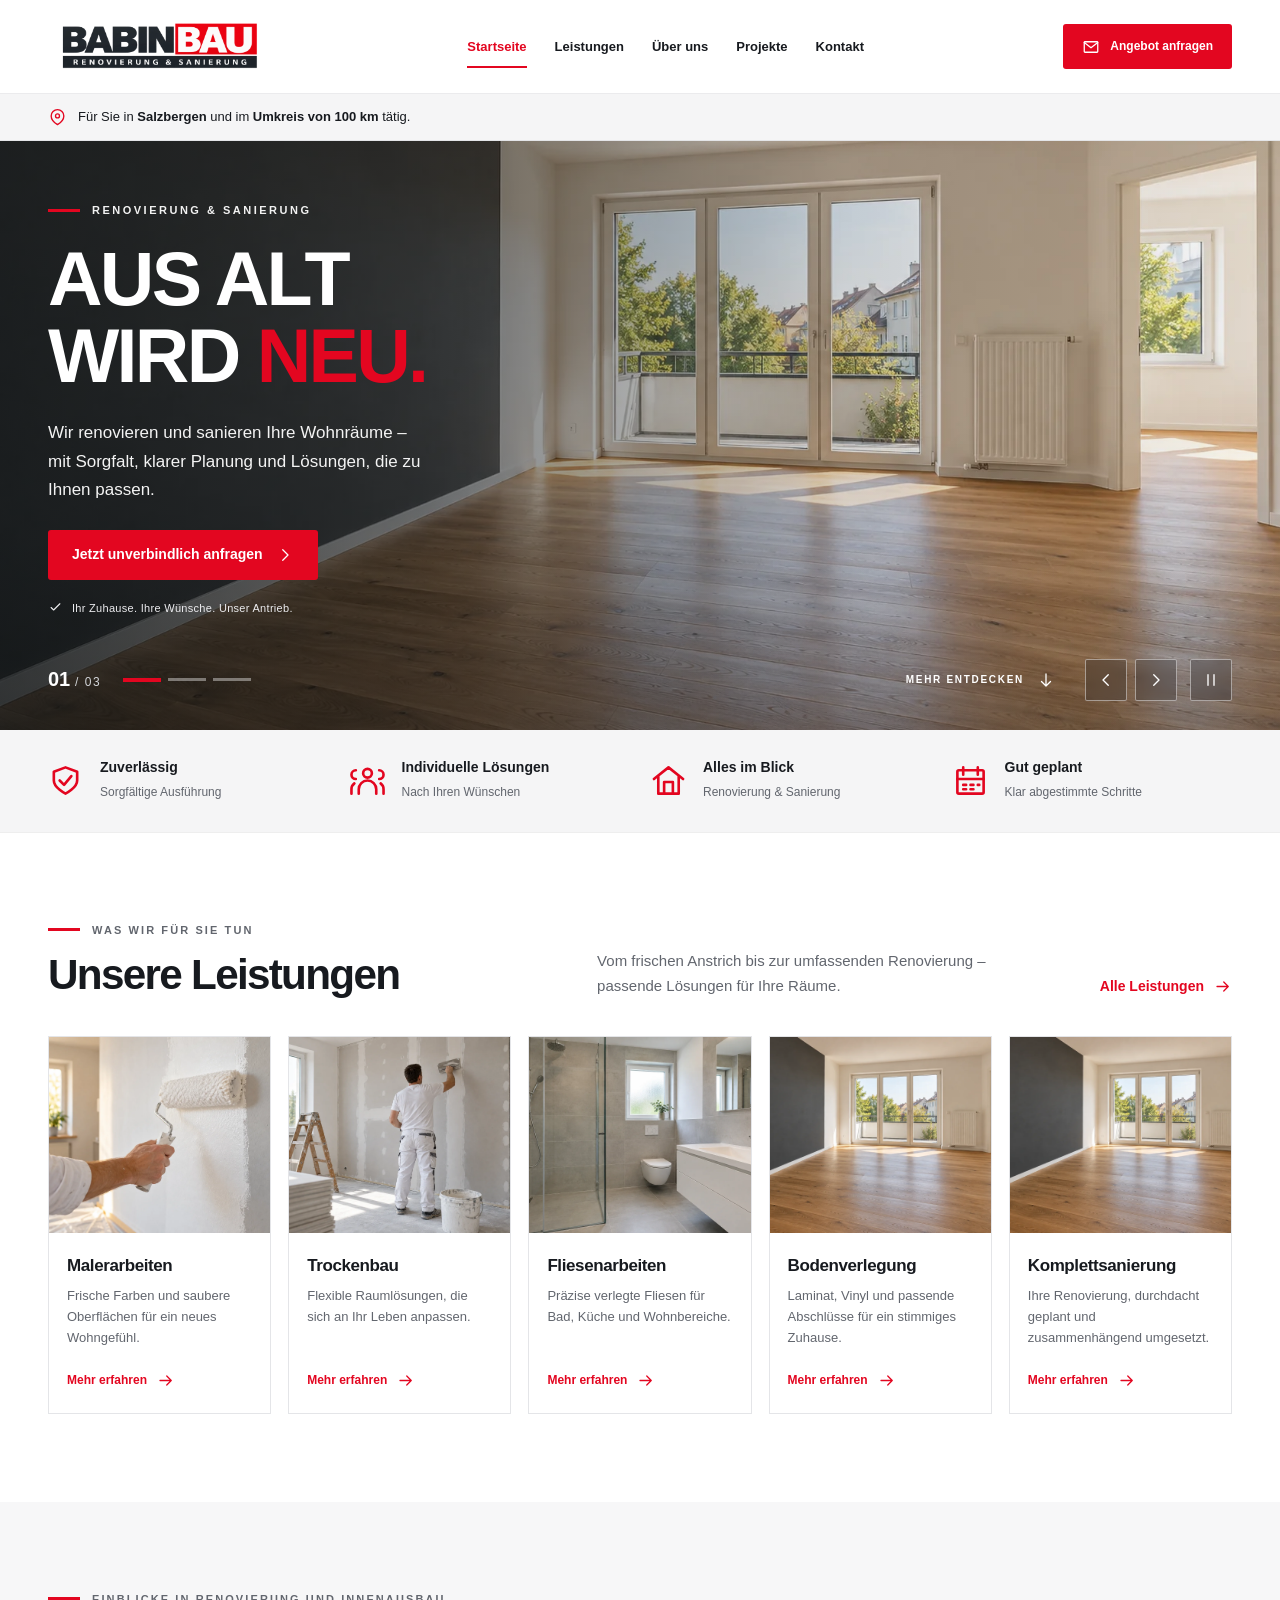
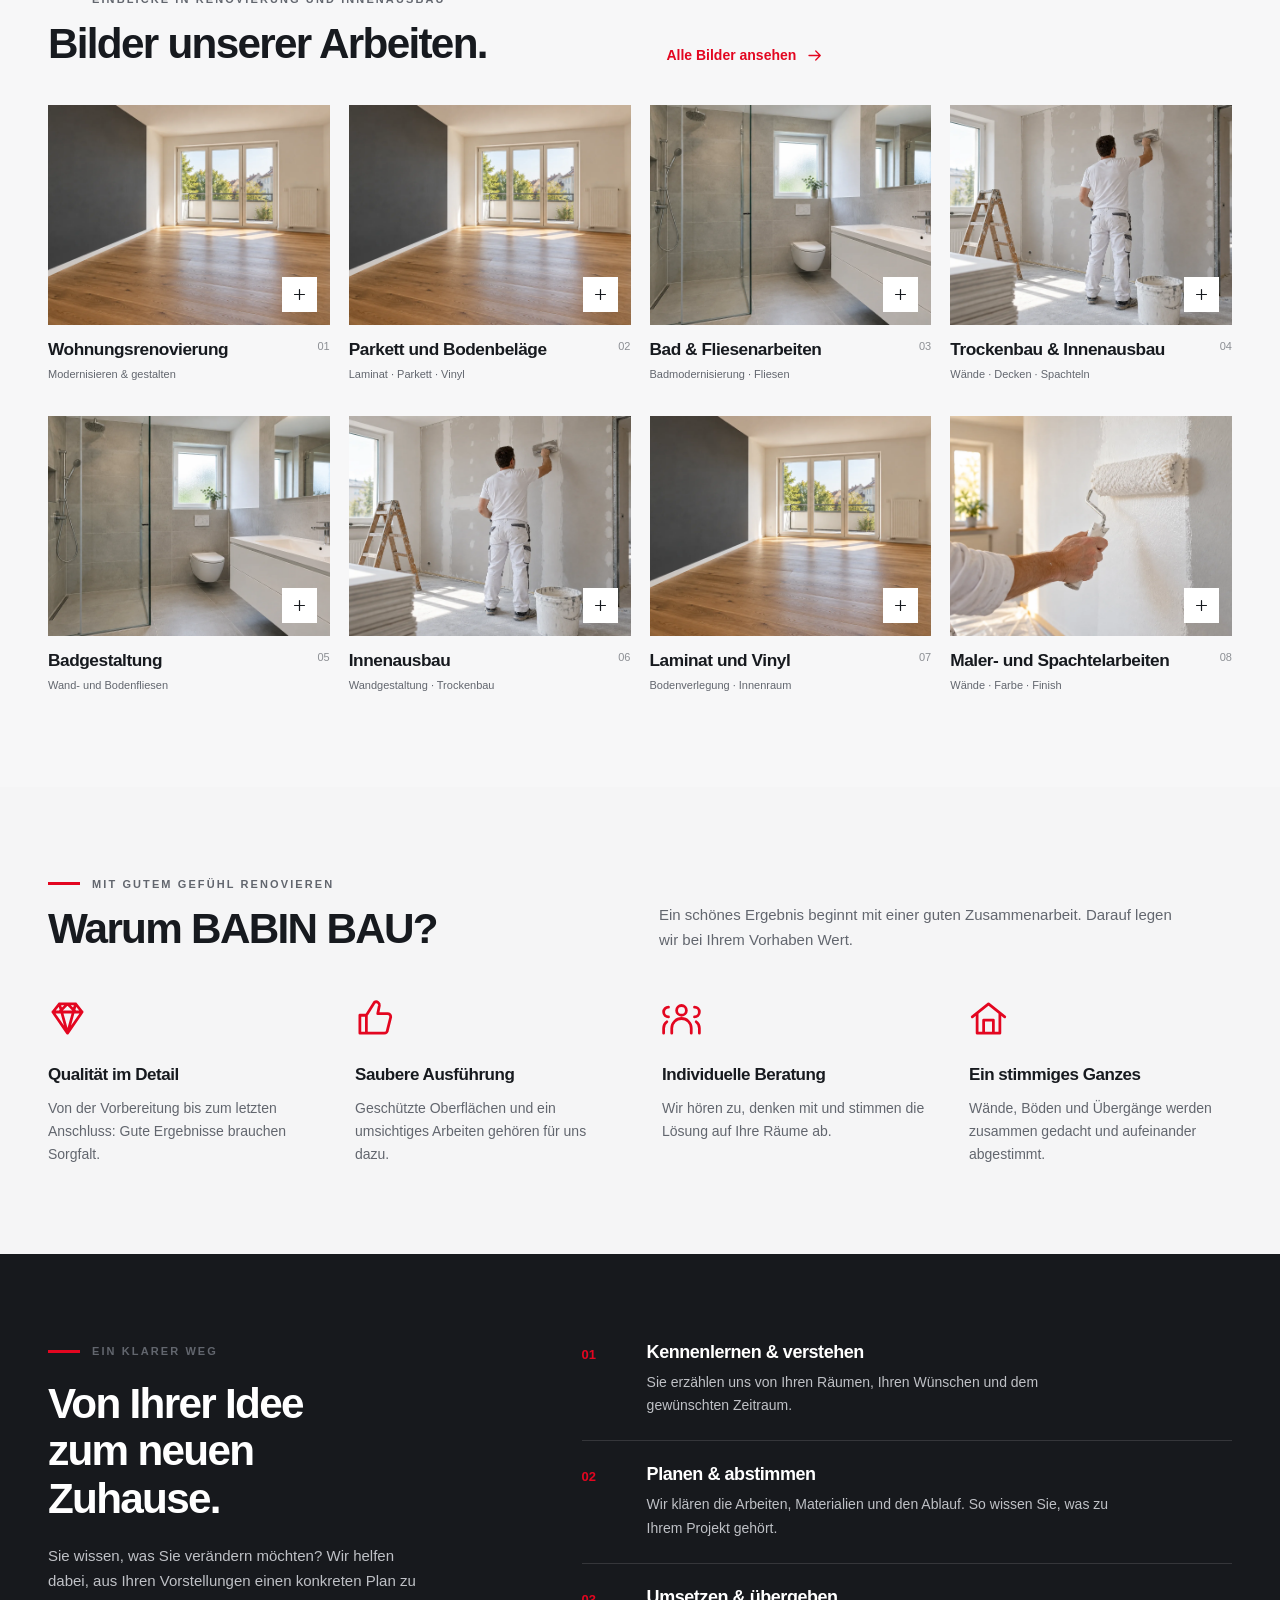
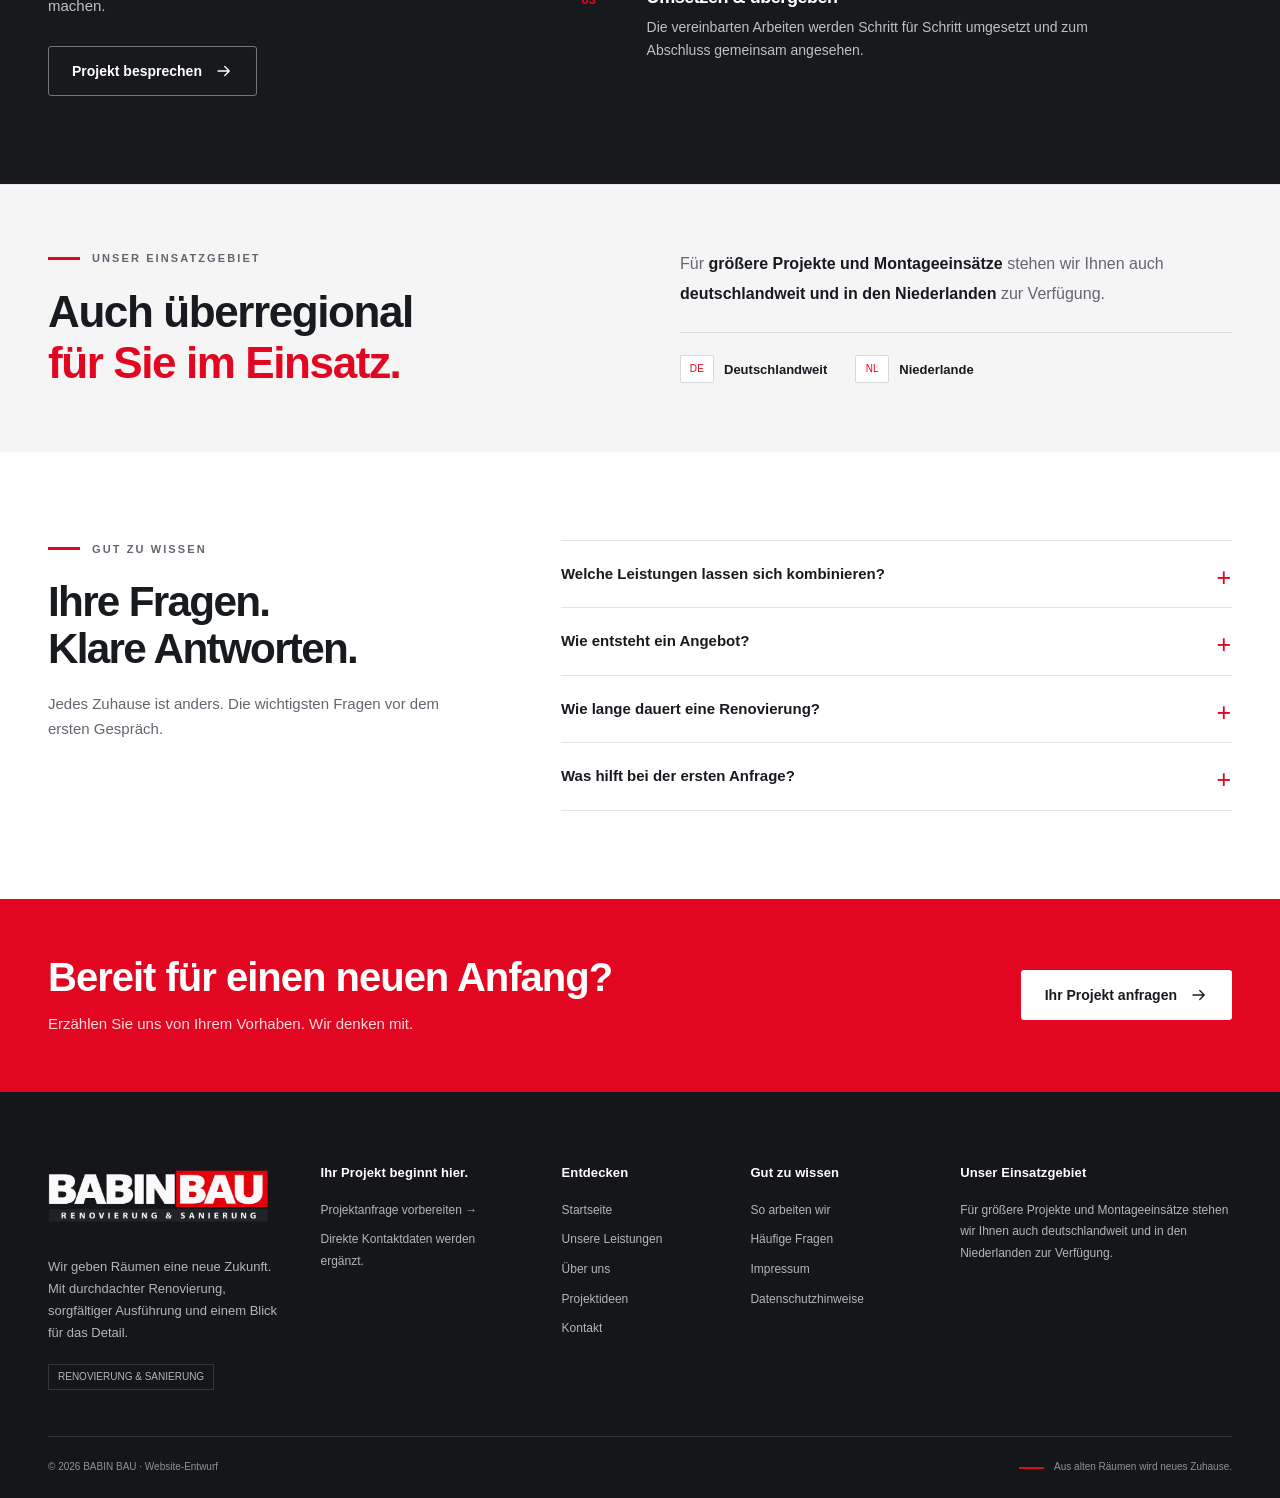
<file: index.html>
<!DOCTYPE html>

<html lang="de"><head><meta charset="utf-8"/><meta content="width=device-width, initial-scale=1" name="viewport"/><meta content="#e30620" name="theme-color"/><meta name="robots" content="index,follow,max-image-preview:large"/><title>Renovierung &amp; Sanierung | BABIN BAU</title><meta content="BABIN BAU – Malerarbeiten, Trockenbau, Fliesenarbeiten, Bodenverlegung und Komplettsanierung. Aus alten Räumen wird neues Zuhause." name="description"/><link rel="canonical" href="./"/><meta content="website" property="og:type"/><meta content="de_DE" property="og:locale"/><meta content="Renovierung &amp; Sanierung | BABIN BAU" property="og:title"/><meta content="BABIN BAU – Malerarbeiten, Trockenbau, Fliesenarbeiten, Bodenverlegung und Komplettsanierung. Aus alten Räumen wird neues Zuhause." property="og:description"/><meta property="og:image" content="assets/social-preview.jpg"/><meta property="og:image:type" content="image/jpeg"/><meta property="og:image:width" content="1200"/><meta property="og:image:height" content="630"/><meta property="og:image:alt" content="BABIN BAU – Renovierung &amp; Sanierung Logo"/><meta name="twitter:card" content="summary_large_image"/><meta name="twitter:image" content="assets/social-preview.jpg"/><link rel="image_src" href="assets/social-preview.jpg"/><link rel="icon" href="assets/favicon.svg" type="image/svg+xml"/><link rel="icon" href="assets/favicon-48.png" type="image/png" sizes="48x48"/><link rel="icon" href="assets/favicon-96.png" type="image/png" sizes="96x96"/><link rel="shortcut icon" href="favicon.ico" type="image/x-icon"/><link rel="apple-touch-icon" href="assets/apple-touch-icon.png" sizes="180x180"/><link href="assets/styles.css" rel="stylesheet"/><link href="assets/hero-slider.css" rel="stylesheet"/><script defer="" src="assets/hero-slider.js"></script><script defer="" src="assets/config.js"></script><script defer="" src="assets/app.js"></script><link href="assets/motion.css" rel="stylesheet"/><script defer="" src="assets/motion.js"></script></head><body id="top"><a class="skip-link" href="#main">Zum Inhalt springen</a><header class="site-header"><div class="container header-inner"><a aria-label="BABIN BAU – zur Startseite" class="brand" href="index.html"><img alt="BABIN BAU – Renovierung und Sanierung" height="86" src="assets/logo-header.png"/></a><nav aria-label="Hauptnavigation" class="main-nav" id="main-navigation"><a aria-current="page" href="index.html">Startseite</a><a href="leistungen.html">Leistungen</a><a href="ueber-uns.html">Über uns</a><a href="projekte.html">Projekte</a><a href="kontakt.html">Kontakt</a><a class="btn btn-primary mobile-contact" href="kontakt.html">Angebot anfragen <svg aria-hidden="true" class="icon" viewbox="0 0 24 24"><path d="M4 12h15m-6-6 6 6-6 6"></path></svg></a></nav><a class="btn btn-primary header-cta" href="kontakt.html"><svg aria-hidden="true" class="icon" viewbox="0 0 24 24"><rect height="14" rx="1" width="18" x="3" y="5"></rect><path d="m3 6 9 7 9-7"></path></svg>Angebot anfragen</a><button aria-controls="main-navigation" aria-expanded="false" aria-label="Menü öffnen" class="menu-toggle" type="button"><span class="menu-icon" aria-hidden="true"><span></span><span></span><span></span></span></button></div></header><main id="main">
<div class="home-service-area"><div class="container home-service-area-inner"><svg aria-hidden="true" class="icon" viewBox="0 0 24 24"><path d="M20 10c0 6-8 11-8 11S4 16 4 10a8 8 0 1 1 16 0Z"></path><circle cx="12" cy="10" r="2.5"></circle></svg><p>Für Sie in <strong>Salzbergen</strong> und im <strong>Umkreis von 100 km</strong> tätig.</p></div></div>
<section aria-label="BABIN BAU – Unsere Leistungen" aria-roledescription="Karussell" class="hero hero-carousel" data-hero-carousel="" data-interval="4000" role="region"><h1 class="sr-only">BABIN BAU – Renovierung &amp; Sanierung</h1><div aria-live="off" class="hero-slides"><div aria-hidden="false" aria-label="1 von 3: Renovierung und Sanierung" aria-roledescription="Folie" class="hero-slide is-active" data-slide="0" id="hero-slide-1" role="group"><img alt="Frisch renovierte Wohnung mit warmem Holzfußboden und großen Fenstern" class="hero-image" decoding="async" fetchpriority="high" height="948" loading="eager" src="assets/hero.webp" width="1659"/><div class="container hero-content"><div class="hero-copy"><span class="eyebrow">Renovierung &amp; Sanierung</span><h2 class="hero-title">AUS ALT<br/>WIRD <span>NEU.</span></h2><p>Wir renovieren und sanieren Ihre Wohnräume – mit Sorgfalt, klarer Planung und Lösungen, die zu Ihnen passen.</p><div class="button-row"><a class="btn btn-primary" href="kontakt.html?leistung=komplettsanierung">Jetzt unverbindlich anfragen<svg aria-hidden="true" class="icon" viewbox="0 0 24 24"><path d="m9 5 7 7-7 7"></path></svg></a></div><div class="hero-note"><svg aria-hidden="true" class="icon" viewbox="0 0 24 24"><path d="m5 12 4 4L19 6"></path></svg>Ihr Zuhause. Ihre Wünsche. Unser Antrieb.</div></div></div></div><div aria-hidden="true" aria-label="2 von 3: Fliesen und Badgestaltung" aria-roledescription="Folie" class="hero-slide" data-slide="1" id="hero-slide-2" inert="" role="group"><img alt="Renoviertes Badezimmer mit gläserner Dusche, hellen Fliesen und Waschtisch" class="hero-image" decoding="async" fetchpriority="low" height="948" loading="eager" src="assets/hero-bath.webp" width="1659"/><div class="container hero-content"><div class="hero-copy"><span class="eyebrow">Fliesen &amp; Badgestaltung</span><h2 class="hero-title">IHR BAD.<br/><span>IHR STIL.</span></h2><p>Klare Linien, stimmige Fliesen und sorgfältige Details. Entdecken Sie neue Möglichkeiten für Ihr Badezimmer.</p><div class="button-row"><a class="btn btn-primary" href="kontakt.html?leistung=fliesenarbeiten">Ihr Bad neu gestalten<svg aria-hidden="true" class="icon" viewbox="0 0 24 24"><path d="m9 5 7 7-7 7"></path></svg></a></div><div class="hero-note"><svg aria-hidden="true" class="icon" viewbox="0 0 24 24"><path d="m5 12 4 4L19 6"></path></svg>Schöne Oberflächen. Saubere Übergänge.</div></div></div></div><div aria-hidden="true" aria-label="3 von 3: Malerarbeiten und Bodenverlegung" aria-roledescription="Folie" class="hero-slide" data-slide="2" id="hero-slide-3" inert="" role="group"><img alt="Heller Wohnraum mit neuer Wandfarbe, Eichenboden und weißen Flügeltüren" class="hero-image" decoding="async" fetchpriority="low" height="948" loading="eager" src="assets/hero-interior.webp" width="1659"/><div class="container hero-content"><div class="hero-copy"><span class="eyebrow">Malerarbeiten &amp; Bodenverlegung</span><h2 class="hero-title">RAUM FÜR<br/><span>NEUES.</span></h2><p>Frische Farben, warme Böden und ein ganz neues Wohngefühl. Wir bringen Ihre Vorstellungen in den Raum.</p><div class="button-row"><a class="btn btn-primary" href="kontakt.html?leistung=malerarbeiten">Veränderung starten<svg aria-hidden="true" class="icon" viewbox="0 0 24 24"><path d="m9 5 7 7-7 7"></path></svg></a></div><div class="hero-note"><svg aria-hidden="true" class="icon" viewbox="0 0 24 24"><path d="m5 12 4 4L19 6"></path></svg>Neue Farben. Neue Böden. Neue Perspektiven.</div></div></div></div></div><div class="container hero-controls" hidden=""><div class="hero-pagination"><span aria-hidden="true" class="hero-counter"><b data-slide-current="">01</b><span> / 03</span></span><div aria-label="Folie auswählen" class="hero-dots" role="group"><button aria-controls="hero-slide-1" aria-label="Folie 1: Renovierung und Sanierung" aria-pressed="true" class="hero-dot" data-slide-to="0" type="button"><span></span></button><button aria-controls="hero-slide-2" aria-label="Folie 2: Fliesen und Badgestaltung" aria-pressed="false" class="hero-dot" data-slide-to="1" type="button"><span></span></button><button aria-controls="hero-slide-3" aria-label="Folie 3: Malerarbeiten und Bodenverlegung" aria-pressed="false" class="hero-dot" data-slide-to="2" type="button"><span></span></button></div></div><div class="hero-controls-right"><a class="hero-discover" href="#leistungen">Mehr entdecken<svg aria-hidden="true" class="icon" viewbox="0 0 24 24"><path d="M12 4v16m-6-6 6 6 6-6"></path></svg></a><div class="hero-arrows"><button aria-label="Vorherige Folie" class="hero-control hero-prev" type="button"><svg aria-hidden="true" class="icon" viewbox="0 0 24 24"><path d="m9 5 7 7-7 7"></path></svg></button><button aria-label="Nächste Folie" class="hero-control hero-next" type="button"><svg aria-hidden="true" class="icon" viewbox="0 0 24 24"><path d="m9 5 7 7-7 7"></path></svg></button><button aria-label="Automatischen Wechsel pausieren" aria-pressed="false" class="hero-control hero-toggle" title="Automatischen Wechsel pausieren" type="button"><svg aria-hidden="true" class="icon pause-icon" viewbox="0 0 24 24"><path d="M8 5v14M16 5v14"></path></svg><svg aria-hidden="true" class="icon play-icon" viewbox="0 0 24 24"><path d="m8 4 12 8-12 8z"></path></svg></button></div></div></div><p aria-atomic="true" aria-live="polite" class="sr-only hero-announcement"></p></section>
<div class="promise-bar"><div class="container promise-grid"><div class="promise"><svg aria-hidden="true" class="icon" viewbox="0 0 24 24"><path d="m12 3 8 3v6c0 5-8 9-8 9s-8-4-8-9V6z"></path><path d="m8 12 3 3 5-6"></path></svg><div><strong>Zuverlässig</strong><small>Sorgfältige Ausführung</small></div></div><div class="promise"><svg aria-hidden="true" class="icon" viewbox="0 0 24 24"><circle cx="12" cy="7" r="3"></circle><path d="M6 21v-3a6 6 0 0 1 12 0v3M4 5a3 3 0 0 0 0 6m16-6a3 3 0 0 1 0 6M3 14a5 5 0 0 0-2 4v3m20-7a5 5 0 0 1 2 4v3"></path></svg><div><strong>Individuelle Lösungen</strong><small>Nach Ihren Wünschen</small></div></div><div class="promise"><svg aria-hidden="true" class="icon" viewbox="0 0 24 24"><path d="m2 11 10-8 10 8M5 9v12h14V9M9 21v-8h6v8"></path></svg><div><strong>Alles im Blick</strong><small>Renovierung &amp; Sanierung</small></div></div><div class="promise"><svg aria-hidden="true" class="icon" viewbox="0 0 24 24"><rect height="16" rx="1" width="18" x="3" y="5"></rect><path d="M7 3v5m10-5v5M3 11h18m-14 4h2m3 0h2m3 0h1M7 18h2m3 0h2"></path></svg><div><strong>Gut geplant</strong><small>Klar abgestimmte Schritte</small></div></div></div></div>
<section class="section" id="leistungen"><div class="container"><div class="section-head"><div><span class="eyebrow">Was wir für Sie tun</span><h2>Unsere Leistungen</h2></div><p>Vom frischen Anstrich bis zur umfassenden Renovierung – passende Lösungen für Ihre Räume.</p><a class="text-link" href="leistungen.html">Alle Leistungen<svg aria-hidden="true" class="icon" viewbox="0 0 24 24"><path d="M4 12h15m-6-6 6 6-6 6"></path></svg></a></div><div class="services-grid"><article class="service-card"><a aria-hidden="true" class="card-photo" href="malerarbeiten.html" tabindex="-1"><img alt="BABIN BAU – Malerarbeiten" data-fallback-src="assets/painting.webp" data-remote-src="https://img.kleinanzeigen.de/api/v1/prod-ads/images/b6/b6efa81e-6d5e-4fda-901d-4bba9e14c8ef?rule=%24_59.AUTO" decoding="async" loading="lazy" referrerpolicy="no-referrer" src="assets/painting.webp"/></a><div class="card-body"><h3><a href="malerarbeiten.html">Malerarbeiten</a></h3><p>Frische Farben und saubere Oberflächen für ein neues Wohngefühl.</p><a class="text-link" href="malerarbeiten.html">Mehr erfahren<svg aria-hidden="true" class="icon" viewbox="0 0 24 24"><path d="M4 12h15m-6-6 6 6-6 6"></path></svg></a></div></article><article class="service-card"><a aria-hidden="true" class="card-photo" href="trockenbau.html" tabindex="-1"><img alt="BABIN BAU – Trockenbau" data-fallback-src="assets/drywall.webp" data-remote-src="https://img.kleinanzeigen.de/api/v1/prod-ads/images/00/00e44f42-0599-4bf8-a18b-f530e2aaf91b?rule=%24_59.AUTO" decoding="async" loading="lazy" referrerpolicy="no-referrer" src="assets/drywall.webp"/></a><div class="card-body"><h3><a href="trockenbau.html">Trockenbau</a></h3><p>Flexible Raumlösungen, die sich an Ihr Leben anpassen.</p><a class="text-link" href="trockenbau.html">Mehr erfahren<svg aria-hidden="true" class="icon" viewbox="0 0 24 24"><path d="M4 12h15m-6-6 6 6-6 6"></path></svg></a></div></article><article class="service-card"><a aria-hidden="true" class="card-photo" href="fliesenarbeiten.html" tabindex="-1"><img alt="BABIN BAU – Fliesenarbeiten" data-fallback-src="assets/bathroom.webp" data-remote-src="https://img.kleinanzeigen.de/api/v1/prod-ads/images/d2/d2ec4940-5b46-4478-92a0-dfd5f2471427?rule=%24_59.AUTO" decoding="async" loading="lazy" referrerpolicy="no-referrer" src="assets/bathroom.webp"/></a><div class="card-body"><h3><a href="fliesenarbeiten.html">Fliesenarbeiten</a></h3><p>Präzise verlegte Fliesen für Bad, Küche und Wohnbereiche.</p><a class="text-link" href="fliesenarbeiten.html">Mehr erfahren<svg aria-hidden="true" class="icon" viewbox="0 0 24 24"><path d="M4 12h15m-6-6 6 6-6 6"></path></svg></a></div></article><article class="service-card"><a aria-hidden="true" class="card-photo" href="bodenverlegung.html" tabindex="-1"><img alt="BABIN BAU – Bodenverlegung" data-fallback-src="assets/hero.webp" data-remote-src="https://img.kleinanzeigen.de/api/v1/prod-ads/images/15/154421c1-b256-4cc1-9aed-7dcbd8761754?rule=%24_59.AUTO" decoding="async" loading="lazy" referrerpolicy="no-referrer" src="assets/hero.webp" style="object-position:65% 65%"/></a><div class="card-body"><h3><a href="bodenverlegung.html">Bodenverlegung</a></h3><p>Laminat, Vinyl und passende Abschlüsse für ein stimmiges Zuhause.</p><a class="text-link" href="bodenverlegung.html">Mehr erfahren<svg aria-hidden="true" class="icon" viewbox="0 0 24 24"><path d="M4 12h15m-6-6 6 6-6 6"></path></svg></a></div></article><article class="service-card"><a aria-hidden="true" class="card-photo" href="komplettsanierung.html" tabindex="-1"><img alt="BABIN BAU – Komplettsanierung" data-fallback-src="assets/hero.webp" data-remote-src="https://img.kleinanzeigen.de/api/v1/prod-ads/images/ec/ec85100f-ef8c-4dc4-b5b8-d96bf6b40166?rule=%24_59.AUTO" decoding="async" loading="lazy" referrerpolicy="no-referrer" src="assets/hero.webp"/></a><div class="card-body"><h3><a href="komplettsanierung.html">Komplettsanierung</a></h3><p>Ihre Renovierung, durchdacht geplant und zusammenhängend umgesetzt.</p><a class="text-link" href="komplettsanierung.html">Mehr erfahren<svg aria-hidden="true" class="icon" viewbox="0 0 24 24"><path d="M4 12h15m-6-6 6 6-6 6"></path></svg></a></div></article></div></div></section><section class="section homepage-photo-gallery" id="einblicke"><div class="container"><div class="section-head"><div><span class="eyebrow">Einblicke in Renovierung und Innenausbau</span><h2>Bilder unserer Arbeiten.</h2></div><a class="text-link" href="projekte.html">Alle Bilder ansehen<svg aria-hidden="true" class="icon" viewbox="0 0 24 24"><path d="M4 12h15m-6-6 6 6-6 6"></path></svg></a></div><div class="projects-grid"><button aria-label="Bild öffnen: Wohnungsrenovierung" class="project-card" data-category="wohnen" data-description="Entdecken Sie passende Lösungen für Ihr Vorhaben und lassen Sie sich individuell beraten." data-image="https://img.kleinanzeigen.de/api/v1/prod-ads/images/ec/ec85100f-ef8c-4dc4-b5b8-d96bf6b40166?rule=%24_59.AUTO" data-image-fallback="assets/hero.webp" data-project="" data-service="komplettsanierung" data-title="Wohnungsrenovierung" type="button"><div class="project-image"><img alt="BABIN BAU – Wohnungsrenovierung" data-fallback-src="assets/hero.webp" data-remote-src="https://img.kleinanzeigen.de/api/v1/prod-ads/images/ec/ec85100f-ef8c-4dc4-b5b8-d96bf6b40166?rule=%24_59.AUTO" decoding="async" loading="lazy" referrerpolicy="no-referrer" src="assets/hero.webp"/><span class="project-plus"><svg aria-hidden="true" class="icon" viewbox="0 0 24 24"><path d="M12 5v14M5 12h14"></path></svg></span></div><div class="project-meta"><div><h3>Wohnungsrenovierung</h3><p>Modernisieren &amp; gestalten</p></div><span class="project-number">01</span></div></button><button aria-label="Bild öffnen: Parkett und Bodenbeläge" class="project-card" data-category="boden" data-description="Entdecken Sie passende Lösungen für Ihr Vorhaben und lassen Sie sich individuell beraten." data-image="https://img.kleinanzeigen.de/api/v1/prod-ads/images/15/154421c1-b256-4cc1-9aed-7dcbd8761754?rule=%24_59.AUTO" data-image-fallback="assets/hero.webp" data-project="" data-service="bodenverlegung" data-title="Parkett und Bodenbeläge" type="button"><div class="project-image"><img alt="BABIN BAU – Parkett und Bodenbeläge" data-fallback-src="assets/hero.webp" data-remote-src="https://img.kleinanzeigen.de/api/v1/prod-ads/images/15/154421c1-b256-4cc1-9aed-7dcbd8761754?rule=%24_59.AUTO" decoding="async" loading="lazy" referrerpolicy="no-referrer" src="assets/hero.webp"/><span class="project-plus"><svg aria-hidden="true" class="icon" viewbox="0 0 24 24"><path d="M12 5v14M5 12h14"></path></svg></span></div><div class="project-meta"><div><h3>Parkett und Bodenbeläge</h3><p>Laminat · Parkett · Vinyl</p></div><span class="project-number">02</span></div></button><button aria-label="Bild öffnen: Bad &amp; Fliesenarbeiten" class="project-card" data-category="bad" data-description="Entdecken Sie passende Lösungen für Ihr Vorhaben und lassen Sie sich individuell beraten." data-image="https://img.kleinanzeigen.de/api/v1/prod-ads/images/d2/d2ec4940-5b46-4478-92a0-dfd5f2471427?rule=%24_59.AUTO" data-image-fallback="assets/bathroom.webp" data-project="" data-service="fliesenarbeiten" data-title="Bad &amp; Fliesenarbeiten" type="button"><div class="project-image"><img alt="BABIN BAU – Bad &amp; Fliesenarbeiten" data-fallback-src="assets/bathroom.webp" data-remote-src="https://img.kleinanzeigen.de/api/v1/prod-ads/images/d2/d2ec4940-5b46-4478-92a0-dfd5f2471427?rule=%24_59.AUTO" decoding="async" loading="lazy" referrerpolicy="no-referrer" src="assets/bathroom.webp"/><span class="project-plus"><svg aria-hidden="true" class="icon" viewbox="0 0 24 24"><path d="M12 5v14M5 12h14"></path></svg></span></div><div class="project-meta"><div><h3>Bad &amp; Fliesenarbeiten</h3><p>Badmodernisierung · Fliesen</p></div><span class="project-number">03</span></div></button><button aria-label="Bild öffnen: Trockenbau &amp; Innenausbau" class="project-card" data-category="ausbau" data-description="Entdecken Sie passende Lösungen für Ihr Vorhaben und lassen Sie sich individuell beraten." data-image="https://img.kleinanzeigen.de/api/v1/prod-ads/images/00/00e44f42-0599-4bf8-a18b-f530e2aaf91b?rule=%24_59.AUTO" data-image-fallback="assets/drywall.webp" data-project="" data-service="trockenbau" data-title="Trockenbau &amp; Innenausbau" type="button"><div class="project-image"><img alt="BABIN BAU – Trockenbau &amp; Innenausbau" data-fallback-src="assets/drywall.webp" data-remote-src="https://img.kleinanzeigen.de/api/v1/prod-ads/images/00/00e44f42-0599-4bf8-a18b-f530e2aaf91b?rule=%24_59.AUTO" decoding="async" loading="lazy" referrerpolicy="no-referrer" src="assets/drywall.webp"/><span class="project-plus"><svg aria-hidden="true" class="icon" viewbox="0 0 24 24"><path d="M12 5v14M5 12h14"></path></svg></span></div><div class="project-meta"><div><h3>Trockenbau &amp; Innenausbau</h3><p>Wände · Decken · Spachteln</p></div><span class="project-number">04</span></div></button><button aria-label="Bild öffnen: Badgestaltung" class="project-card" data-category="bad" data-description="Entdecken Sie passende Lösungen für Ihr Vorhaben und lassen Sie sich individuell beraten." data-image="https://img.kleinanzeigen.de/api/v1/prod-ads/images/ca/ca593271-558f-4f81-bf2e-36c4493c7c4c?rule=%24_59.AUTO" data-image-fallback="assets/bathroom.webp" data-project="" data-service="fliesenarbeiten" data-title="Badgestaltung" type="button"><div class="project-image"><img alt="BABIN BAU – Badgestaltung" data-fallback-src="assets/bathroom.webp" data-remote-src="https://img.kleinanzeigen.de/api/v1/prod-ads/images/ca/ca593271-558f-4f81-bf2e-36c4493c7c4c?rule=%24_59.AUTO" decoding="async" loading="lazy" referrerpolicy="no-referrer" src="assets/bathroom.webp"/><span class="project-plus"><svg aria-hidden="true" class="icon" viewbox="0 0 24 24"><path d="M12 5v14M5 12h14"></path></svg></span></div><div class="project-meta"><div><h3>Badgestaltung</h3><p>Wand- und Bodenfliesen</p></div><span class="project-number">05</span></div></button><button aria-label="Bild öffnen: Innenausbau" class="project-card" data-category="ausbau" data-description="Entdecken Sie passende Lösungen für Ihr Vorhaben und lassen Sie sich individuell beraten." data-image="https://img.kleinanzeigen.de/api/v1/prod-ads/images/9c/9ced49cc-1453-426a-a23b-0076db4ae6ff?rule=%24_59.AUTO" data-image-fallback="assets/drywall.webp" data-project="" data-service="trockenbau" data-title="Innenausbau" type="button"><div class="project-image"><img alt="BABIN BAU – Innenausbau" data-fallback-src="assets/drywall.webp" data-remote-src="https://img.kleinanzeigen.de/api/v1/prod-ads/images/9c/9ced49cc-1453-426a-a23b-0076db4ae6ff?rule=%24_59.AUTO" decoding="async" loading="lazy" referrerpolicy="no-referrer" src="assets/drywall.webp"/><span class="project-plus"><svg aria-hidden="true" class="icon" viewbox="0 0 24 24"><path d="M12 5v14M5 12h14"></path></svg></span></div><div class="project-meta"><div><h3>Innenausbau</h3><p>Wandgestaltung · Trockenbau</p></div><span class="project-number">06</span></div></button><button aria-label="Bild öffnen: Laminat und Vinyl" class="project-card" data-category="boden" data-description="Entdecken Sie passende Lösungen für Ihr Vorhaben und lassen Sie sich individuell beraten." data-image="https://img.kleinanzeigen.de/api/v1/prod-ads/images/db/dbdc2962-3db1-42cd-92a9-ced1665d9dfe?rule=%24_59.AUTO" data-image-fallback="assets/hero.webp" data-project="" data-service="bodenverlegung" data-title="Laminat und Vinyl" type="button"><div class="project-image"><img alt="BABIN BAU – Laminat und Vinyl" data-fallback-src="assets/hero.webp" data-remote-src="https://img.kleinanzeigen.de/api/v1/prod-ads/images/db/dbdc2962-3db1-42cd-92a9-ced1665d9dfe?rule=%24_59.AUTO" decoding="async" loading="lazy" referrerpolicy="no-referrer" src="assets/hero.webp"/><span class="project-plus"><svg aria-hidden="true" class="icon" viewbox="0 0 24 24"><path d="M12 5v14M5 12h14"></path></svg></span></div><div class="project-meta"><div><h3>Laminat und Vinyl</h3><p>Bodenverlegung · Innenraum</p></div><span class="project-number">07</span></div></button><button aria-label="Bild öffnen: Maler- und Spachtelarbeiten" class="project-card" data-category="wohnen" data-description="Entdecken Sie passende Lösungen für Ihr Vorhaben und lassen Sie sich individuell beraten." data-image="https://img.kleinanzeigen.de/api/v1/prod-ads/images/b6/b6efa81e-6d5e-4fda-901d-4bba9e14c8ef?rule=%24_59.AUTO" data-image-fallback="assets/painting.webp" data-project="" data-service="malerarbeiten" data-title="Maler- und Spachtelarbeiten" type="button"><div class="project-image"><img alt="BABIN BAU – Maler- und Spachtelarbeiten" data-fallback-src="assets/painting.webp" data-remote-src="https://img.kleinanzeigen.de/api/v1/prod-ads/images/b6/b6efa81e-6d5e-4fda-901d-4bba9e14c8ef?rule=%24_59.AUTO" decoding="async" loading="lazy" referrerpolicy="no-referrer" src="assets/painting.webp"/><span class="project-plus"><svg aria-hidden="true" class="icon" viewbox="0 0 24 24"><path d="M12 5v14M5 12h14"></path></svg></span></div><div class="project-meta"><div><h3>Maler- und Spachtelarbeiten</h3><p>Wände · Farbe · Finish</p></div><span class="project-number">08</span></div></button></div></div></section>
<section class="section section-soft"><div class="container"><div class="section-head why-head"><div><span class="eyebrow">Mit gutem Gefühl renovieren</span><h2>Warum BABIN BAU?</h2></div><p>Ein schönes Ergebnis beginnt mit einer guten Zusammenarbeit. Darauf legen wir bei Ihrem Vorhaben Wert.</p></div><div class="why-grid"><div class="why-item"><svg aria-hidden="true" class="icon" viewbox="0 0 24 24"><path d="m3 8 4-5h10l4 5-9 13zM3 8h18M7 3l5 18 5-18M7 8l5-5 5 5"></path></svg><h3>Qualität im Detail</h3><p>Von der Vorbereitung bis zum letzten Anschluss: Gute Ergebnisse brauchen Sorgfalt.</p></div><div class="why-item"><svg aria-hidden="true" class="icon" viewbox="0 0 24 24"><path d="M7 21H3V10h4m0 11h11a2 2 0 0 0 2-2l2-8a2 2 0 0 0-2-2h-6l1-5a2 2 0 0 0-3-2L7 10z"></path></svg><h3>Saubere Ausführung</h3><p>Geschützte Oberflächen und ein umsichtiges Arbeiten gehören für uns dazu.</p></div><div class="why-item"><svg aria-hidden="true" class="icon" viewbox="0 0 24 24"><circle cx="12" cy="7" r="3"></circle><path d="M6 21v-3a6 6 0 0 1 12 0v3M4 5a3 3 0 0 0 0 6m16-6a3 3 0 0 1 0 6M3 14a5 5 0 0 0-2 4v3m20-7a5 5 0 0 1 2 4v3"></path></svg><h3>Individuelle Beratung</h3><p>Wir hören zu, denken mit und stimmen die Lösung auf Ihre Räume ab.</p></div><div class="why-item"><svg aria-hidden="true" class="icon" viewbox="0 0 24 24"><path d="m2 11 10-8 10 8M5 9v12h14V9M9 21v-8h6v8"></path></svg><h3>Ein stimmiges Ganzes</h3><p>Wände, Böden und Übergänge werden zusammen gedacht und aufeinander abgestimmt.</p></div></div></div></section>
<section class="section section-dark" id="ablauf"><div class="container process-layout"><div class="process-copy"><span class="eyebrow">Ein klarer Weg</span><h2>Von Ihrer Idee<br/>zum neuen Zuhause.</h2><p>Sie wissen, was Sie verändern möchten? Wir helfen dabei, aus Ihren Vorstellungen einen konkreten Plan zu machen.</p><div class="button-row"><a class="btn btn-ghost" href="kontakt.html">Projekt besprechen<svg aria-hidden="true" class="icon" viewbox="0 0 24 24"><path d="M4 12h15m-6-6 6 6-6 6"></path></svg></a></div></div><ol class="steps"><li><span class="step-no">01</span><div><h3>Kennenlernen &amp; verstehen</h3><p>Sie erzählen uns von Ihren Räumen, Ihren Wünschen und dem gewünschten Zeitraum.</p></div></li><li><span class="step-no">02</span><div><h3>Planen &amp; abstimmen</h3><p>Wir klären die Arbeiten, Materialien und den Ablauf. So wissen Sie, was zu Ihrem Projekt gehört.</p></div></li><li><span class="step-no">03</span><div><h3>Umsetzen &amp; übergeben</h3><p>Die vereinbarten Arbeiten werden Schritt für Schritt umgesetzt und zum Abschluss gemeinsam angesehen.</p></div></li></ol></div></section><section class="section section-soft coverage-section" id="einsatzgebiet" aria-labelledby="einsatzgebiet-heading">
  <div class="container coverage-layout">
    <div class="coverage-intro">
      <span class="eyebrow">Unser Einsatzgebiet</span>
      <h2 id="einsatzgebiet-heading">Auch überregional<br/><span>für Sie im Einsatz.</span></h2>
    </div>
    <div class="coverage-copy">
      <p>Für <strong>größere Projekte und Montageeinsätze</strong> stehen wir Ihnen auch <strong>deutschlandweit und in den Niederlanden</strong> zur Verfügung.</p>
      <ul class="coverage-countries" aria-label="Einsatzgebiete">
        <li><span class="coverage-country-code" aria-hidden="true">DE</span><span>Deutschlandweit</span></li>
        <li><span class="coverage-country-code" aria-hidden="true">NL</span><span>Niederlande</span></li>
      </ul>
    </div>
  </div>
</section>
<section class="section" id="fragen"><div class="container faq-layout"><div class="faq-copy"><span class="eyebrow">Gut zu wissen</span><h2>Ihre Fragen.<br/>Klare Antworten.</h2><p>Jedes Zuhause ist anders. Die wichtigsten Fragen vor dem ersten Gespräch.</p></div><div class="faq-list"><details><summary>Welche Leistungen lassen sich kombinieren?</summary><p>Malerarbeiten, Trockenbau, Fliesenarbeiten und Bodenverlegung können als einzelne Leistungen oder als zusammenhängende Renovierung geplant werden. Der genaue Umfang richtet sich nach Ihrem Vorhaben.</p></details><details><summary>Wie entsteht ein Angebot?</summary><p>Zuerst werden Ihre Wünsche, der Zustand der Räume und die gewünschten Arbeiten besprochen. Auf dieser Grundlage lässt sich der Umfang klären und ein individuelles Angebot vorbereiten.</p></details><details><summary>Wie lange dauert eine Renovierung?</summary><p>Das hängt von der Größe, dem Zustand der Räume und den gewünschten Leistungen ab. Der zeitliche Ablauf wird für Ihr Projekt abgestimmt. Eine pauschale Dauer wäre deshalb nicht verlässlich.</p></details><details><summary>Was hilft bei der ersten Anfrage?</summary><p>Hilfreich sind die Art der Immobilie, der Ort, eine kurze Beschreibung der gewünschten Arbeiten und Ihr bevorzugter Zeitraum. Fotos und ungefähre Maße können die spätere Abstimmung erleichtern.</p></details></div></div></section><dialog aria-labelledby="dialog-title" class="gallery-dialog"><button aria-label="Bildansicht schließen" class="dialog-close" type="button"><svg aria-hidden="true" class="icon" viewbox="0 0 24 24"><path d="m6 6 12 12M6 18 18 6"></path></svg></button><img alt="" class="dialog-image" height="1024" src="assets/hero.webp" width="1792"/><div class="dialog-copy"><span class="eyebrow">Renovierung &amp; Innenausbau</span><h2 id="dialog-title"></h2><p class="dialog-description"></p><div class="dialog-actions"><a class="btn btn-primary dialog-inquiry" href="kontakt.html">Ähnliches Projekt anfragen<svg aria-hidden="true" class="icon" viewbox="0 0 24 24"><path d="M4 12h15m-6-6 6 6-6 6"></path></svg></a></div></div></dialog><section class="cta-section"><div class="container cta-inner"><div><h2>Bereit für einen neuen Anfang?</h2><p>Erzählen Sie uns von Ihrem Vorhaben. Wir denken mit.</p></div><a class="btn btn-white" href="kontakt.html">Ihr Projekt anfragen<svg aria-hidden="true" class="icon" viewbox="0 0 24 24"><path d="M4 12h15m-6-6 6 6-6 6"></path></svg></a></div></section>
</main><footer class="site-footer"><div class="container"><div class="footer-grid footer-grid-with-area"><div class="footer-brand"><a aria-label="BABIN BAU – zur Startseite" class="brand" href="index.html"><img alt="BABIN BAU – Renovierung und Sanierung" height="86" src="assets/logo-footer.png"/></a><p>Wir geben Räumen eine neue Zukunft. Mit durchdachter Renovierung, sorgfältiger Ausführung und einem Blick für das Detail.</p><span class="footer-tag">RENOVIERUNG &amp; SANIERUNG</span></div><div class="footer-col"><h3>Ihr Projekt beginnt hier.</h3><a href="kontakt.html">Projektanfrage vorbereiten →</a><p class="footer-contact-note" data-contact-placeholder="">Direkte Kontaktdaten werden ergänzt.</p><a data-contact-email="" hidden=""></a><a data-contact-phone="" hidden=""></a><p data-contact-address="" hidden=""></p><a data-contact-instagram="" hidden="" rel="noopener" target="_blank"></a></div><div class="footer-col"><h3>Entdecken</h3><a href="index.html">Startseite</a><a href="leistungen.html">Unsere Leistungen</a><a href="ueber-uns.html">Über uns</a><a href="projekte.html">Projektideen</a><a href="kontakt.html">Kontakt</a></div><div class="footer-col"><h3>Gut zu wissen</h3><a href="index.html#ablauf">So arbeiten wir</a><a href="index.html#fragen">Häufige Fragen</a><a href="impressum.html">Impressum</a><a href="datenschutz.html">Datenschutzhinweise</a></div><div class="footer-col footer-service-area"><h3>Unser Einsatzgebiet</h3><p>Für größere Projekte und Montageeinsätze stehen wir Ihnen auch deutschlandweit und in den Niederlanden zur Verfügung.</p></div></div><div class="footer-bottom"><span>© 2026 BABIN BAU · Website-Entwurf</span><span>Aus alten Räumen wird neues Zuhause.</span></div></div></footer><a aria-label="Zurück nach oben" class="back-to-top" href="#top"><svg aria-hidden="true" class="icon" viewbox="0 0 24 24"><path d="M12 20V4m-6 6 6-6 6 6"></path></svg></a></body></html>
</file>
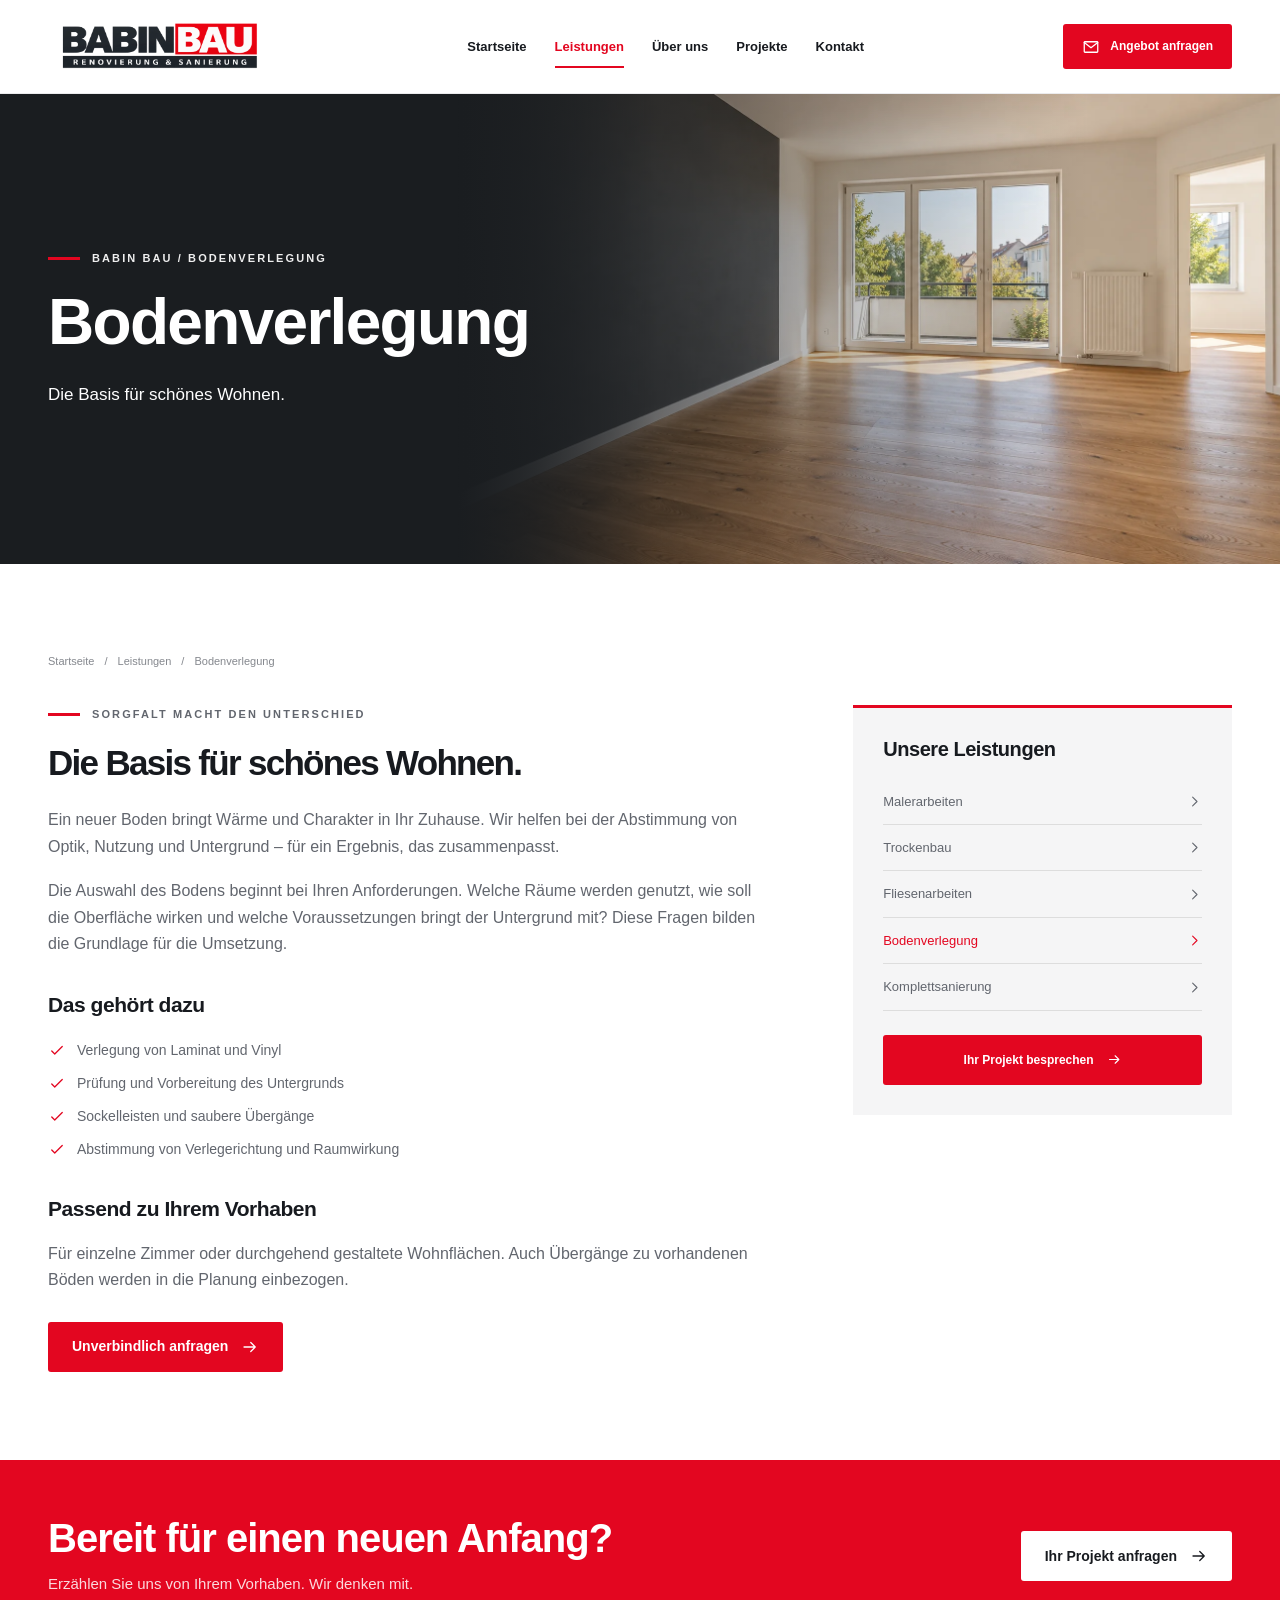
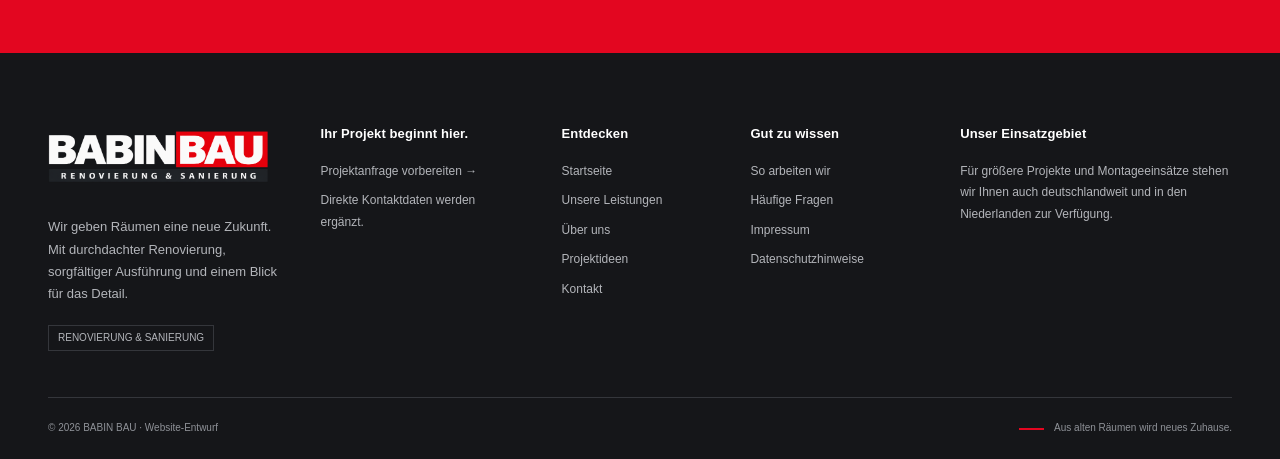
<file: bodenverlegung.html>
<!DOCTYPE html>
<html lang="de"><head><meta charset="utf-8"/><meta content="width=device-width, initial-scale=1" name="viewport"/><meta content="#e30620" name="theme-color"/><meta name="robots" content="index,follow,max-image-preview:large"/><title>Bodenverlegung | BABIN BAU</title><meta content="Laminat, Vinyl und passende Abschlüsse für ein stimmiges Zuhause. BABIN BAU – Renovierung &amp; Sanierung." name="description"/><link rel="canonical" href="bodenverlegung.html"/><meta content="website" property="og:type"/><meta content="de_DE" property="og:locale"/><meta content="Bodenverlegung | BABIN BAU" property="og:title"/><meta content="Laminat, Vinyl und passende Abschlüsse für ein stimmiges Zuhause. BABIN BAU – Renovierung &amp; Sanierung." property="og:description"/><meta property="og:image" content="assets/social-preview.jpg"/><meta property="og:image:type" content="image/jpeg"/><meta property="og:image:width" content="1200"/><meta property="og:image:height" content="630"/><meta property="og:image:alt" content="BABIN BAU – Renovierung &amp; Sanierung Logo"/><meta name="twitter:card" content="summary_large_image"/><meta name="twitter:image" content="assets/social-preview.jpg"/><link rel="image_src" href="assets/social-preview.jpg"/><link rel="icon" href="assets/favicon.svg" type="image/svg+xml"/><link rel="icon" href="assets/favicon-48.png" type="image/png" sizes="48x48"/><link rel="icon" href="assets/favicon-96.png" type="image/png" sizes="96x96"/><link rel="shortcut icon" href="favicon.ico" type="image/x-icon"/><link rel="apple-touch-icon" href="assets/apple-touch-icon.png" sizes="180x180"/><link href="assets/styles.css" rel="stylesheet"/><script defer="" src="assets/config.js"></script><script defer="" src="assets/app.js"></script><link href="assets/motion.css" rel="stylesheet"/><script defer="" src="assets/motion.js"></script></head><body id="top"><a class="skip-link" href="#main">Zum Inhalt springen</a><header class="site-header"><div class="container header-inner"><a aria-label="BABIN BAU – zur Startseite" class="brand" href="index.html"><img alt="BABIN BAU – Renovierung und Sanierung" height="86" src="assets/logo-header.png"/></a><nav aria-label="Hauptnavigation" class="main-nav" id="main-navigation"><a href="index.html">Startseite</a><a aria-current="page" href="leistungen.html">Leistungen</a><a href="ueber-uns.html">Über uns</a><a href="projekte.html">Projekte</a><a href="kontakt.html">Kontakt</a><a class="btn btn-primary mobile-contact" href="kontakt.html">Angebot anfragen <svg aria-hidden="true" class="icon" viewbox="0 0 24 24"><path d="M4 12h15m-6-6 6 6-6 6"></path></svg></a></nav><a class="btn btn-primary header-cta" href="kontakt.html"><svg aria-hidden="true" class="icon" viewbox="0 0 24 24"><rect height="14" rx="1" width="18" x="3" y="5"></rect><path d="m3 6 9 7 9-7"></path></svg>Angebot anfragen</a><button aria-controls="main-navigation" aria-expanded="false" aria-label="Menü öffnen" class="menu-toggle" type="button"><span class="menu-icon" aria-hidden="true"><span></span><span></span><span></span></span></button></div></header><main id="main"><section class="detail-hero"><img alt="Warmer Holzfußboden in einem frisch renovierten Wohnraum" data-fallback-src="assets/hero.webp" data-remote-src="https://img.kleinanzeigen.de/api/v1/prod-ads/images/15/154421c1-b256-4cc1-9aed-7dcbd8761754?rule=%24_59.AUTO" decoding="async" fetchpriority="high" referrerpolicy="no-referrer" src="assets/hero.webp"/><div class="container"><span class="eyebrow">BABIN BAU / Bodenverlegung</span><h1>Bodenverlegung</h1><p>Die Basis für schönes Wohnen.</p></div></section><section class="section"><div class="container"><nav aria-label="Brotkrümelnavigation" class="breadcrumb"><a href="index.html">Startseite</a><span>/</span><a href="leistungen.html">Leistungen</a><span>/</span><span aria-current="page">Bodenverlegung</span></nav><div class="detail-content"><div class="detail-main"><span class="eyebrow">Sorgfalt macht den Unterschied</span><h2>Die Basis für schönes Wohnen.</h2><p>Ein neuer Boden bringt Wärme und Charakter in Ihr Zuhause. Wir helfen bei der Abstimmung von Optik, Nutzung und Untergrund – für ein Ergebnis, das zusammenpasst.</p><p>Die Auswahl des Bodens beginnt bei Ihren Anforderungen. Welche Räume werden genutzt, wie soll die Oberfläche wirken und welche Voraussetzungen bringt der Untergrund mit? Diese Fragen bilden die Grundlage für die Umsetzung.</p><h3>Das gehört dazu</h3><ul class="check-list"><li><svg aria-hidden="true" class="icon" viewbox="0 0 24 24"><path d="m5 12 4 4L19 6"></path></svg><span>Verlegung von Laminat und Vinyl</span></li><li><svg aria-hidden="true" class="icon" viewbox="0 0 24 24"><path d="m5 12 4 4L19 6"></path></svg><span>Prüfung und Vorbereitung des Untergrunds</span></li><li><svg aria-hidden="true" class="icon" viewbox="0 0 24 24"><path d="m5 12 4 4L19 6"></path></svg><span>Sockelleisten und saubere Übergänge</span></li><li><svg aria-hidden="true" class="icon" viewbox="0 0 24 24"><path d="m5 12 4 4L19 6"></path></svg><span>Abstimmung von Verlegerichtung und Raumwirkung</span></li></ul><h3>Passend zu Ihrem Vorhaben</h3><p>Für einzelne Zimmer oder durchgehend gestaltete Wohnflächen. Auch Übergänge zu vorhandenen Böden werden in die Planung einbezogen.</p><div class="button-row"><a class="btn btn-primary" href="kontakt.html?leistung=bodenverlegung">Unverbindlich anfragen<svg aria-hidden="true" class="icon" viewbox="0 0 24 24"><path d="M4 12h15m-6-6 6 6-6 6"></path></svg></a></div></div><aside class="detail-sidebar"><h3>Unsere Leistungen</h3><a href="malerarbeiten.html">Malerarbeiten<svg aria-hidden="true" class="icon" viewbox="0 0 24 24"><path d="m9 5 7 7-7 7"></path></svg></a><a href="trockenbau.html">Trockenbau<svg aria-hidden="true" class="icon" viewbox="0 0 24 24"><path d="m9 5 7 7-7 7"></path></svg></a><a href="fliesenarbeiten.html">Fliesenarbeiten<svg aria-hidden="true" class="icon" viewbox="0 0 24 24"><path d="m9 5 7 7-7 7"></path></svg></a><a aria-current="page" class="active" href="bodenverlegung.html">Bodenverlegung<svg aria-hidden="true" class="icon" viewbox="0 0 24 24"><path d="m9 5 7 7-7 7"></path></svg></a><a href="komplettsanierung.html">Komplettsanierung<svg aria-hidden="true" class="icon" viewbox="0 0 24 24"><path d="m9 5 7 7-7 7"></path></svg></a><a class="btn btn-primary" href="kontakt.html?leistung=bodenverlegung">Ihr Projekt besprechen<svg aria-hidden="true" class="icon" viewbox="0 0 24 24"><path d="M4 12h15m-6-6 6 6-6 6"></path></svg></a></aside></div></div></section><section class="cta-section"><div class="container cta-inner"><div><h2>Bereit für einen neuen Anfang?</h2><p>Erzählen Sie uns von Ihrem Vorhaben. Wir denken mit.</p></div><a class="btn btn-white" href="kontakt.html">Ihr Projekt anfragen<svg aria-hidden="true" class="icon" viewbox="0 0 24 24"><path d="M4 12h15m-6-6 6 6-6 6"></path></svg></a></div></section></main><footer class="site-footer"><div class="container"><div class="footer-grid footer-grid-with-area"><div class="footer-brand"><a aria-label="BABIN BAU – zur Startseite" class="brand" href="index.html"><img alt="BABIN BAU – Renovierung und Sanierung" height="86" src="assets/logo-footer.png"/></a><p>Wir geben Räumen eine neue Zukunft. Mit durchdachter Renovierung, sorgfältiger Ausführung und einem Blick für das Detail.</p><span class="footer-tag">RENOVIERUNG &amp; SANIERUNG</span></div><div class="footer-col"><h3>Ihr Projekt beginnt hier.</h3><a href="kontakt.html">Projektanfrage vorbereiten →</a><p class="footer-contact-note" data-contact-placeholder="">Direkte Kontaktdaten werden ergänzt.</p><a data-contact-email="" hidden=""></a><a data-contact-phone="" hidden=""></a><p data-contact-address="" hidden=""></p><a data-contact-instagram="" hidden="" rel="noopener" target="_blank"></a></div><div class="footer-col"><h3>Entdecken</h3><a href="index.html">Startseite</a><a href="leistungen.html">Unsere Leistungen</a><a href="ueber-uns.html">Über uns</a><a href="projekte.html">Projektideen</a><a href="kontakt.html">Kontakt</a></div><div class="footer-col"><h3>Gut zu wissen</h3><a href="index.html#ablauf">So arbeiten wir</a><a href="index.html#fragen">Häufige Fragen</a><a href="impressum.html">Impressum</a><a href="datenschutz.html">Datenschutzhinweise</a></div><div class="footer-col footer-service-area"><h3>Unser Einsatzgebiet</h3><p>Für größere Projekte und Montageeinsätze stehen wir Ihnen auch deutschlandweit und in den Niederlanden zur Verfügung.</p></div></div><div class="footer-bottom"><span>© 2026 BABIN BAU · Website-Entwurf</span><span>Aus alten Räumen wird neues Zuhause.</span></div></div></footer><a aria-label="Zurück nach oben" class="back-to-top" href="#top"><svg aria-hidden="true" class="icon" viewbox="0 0 24 24"><path d="M12 20V4m-6 6 6-6 6 6"></path></svg></a></body></html>
</file>
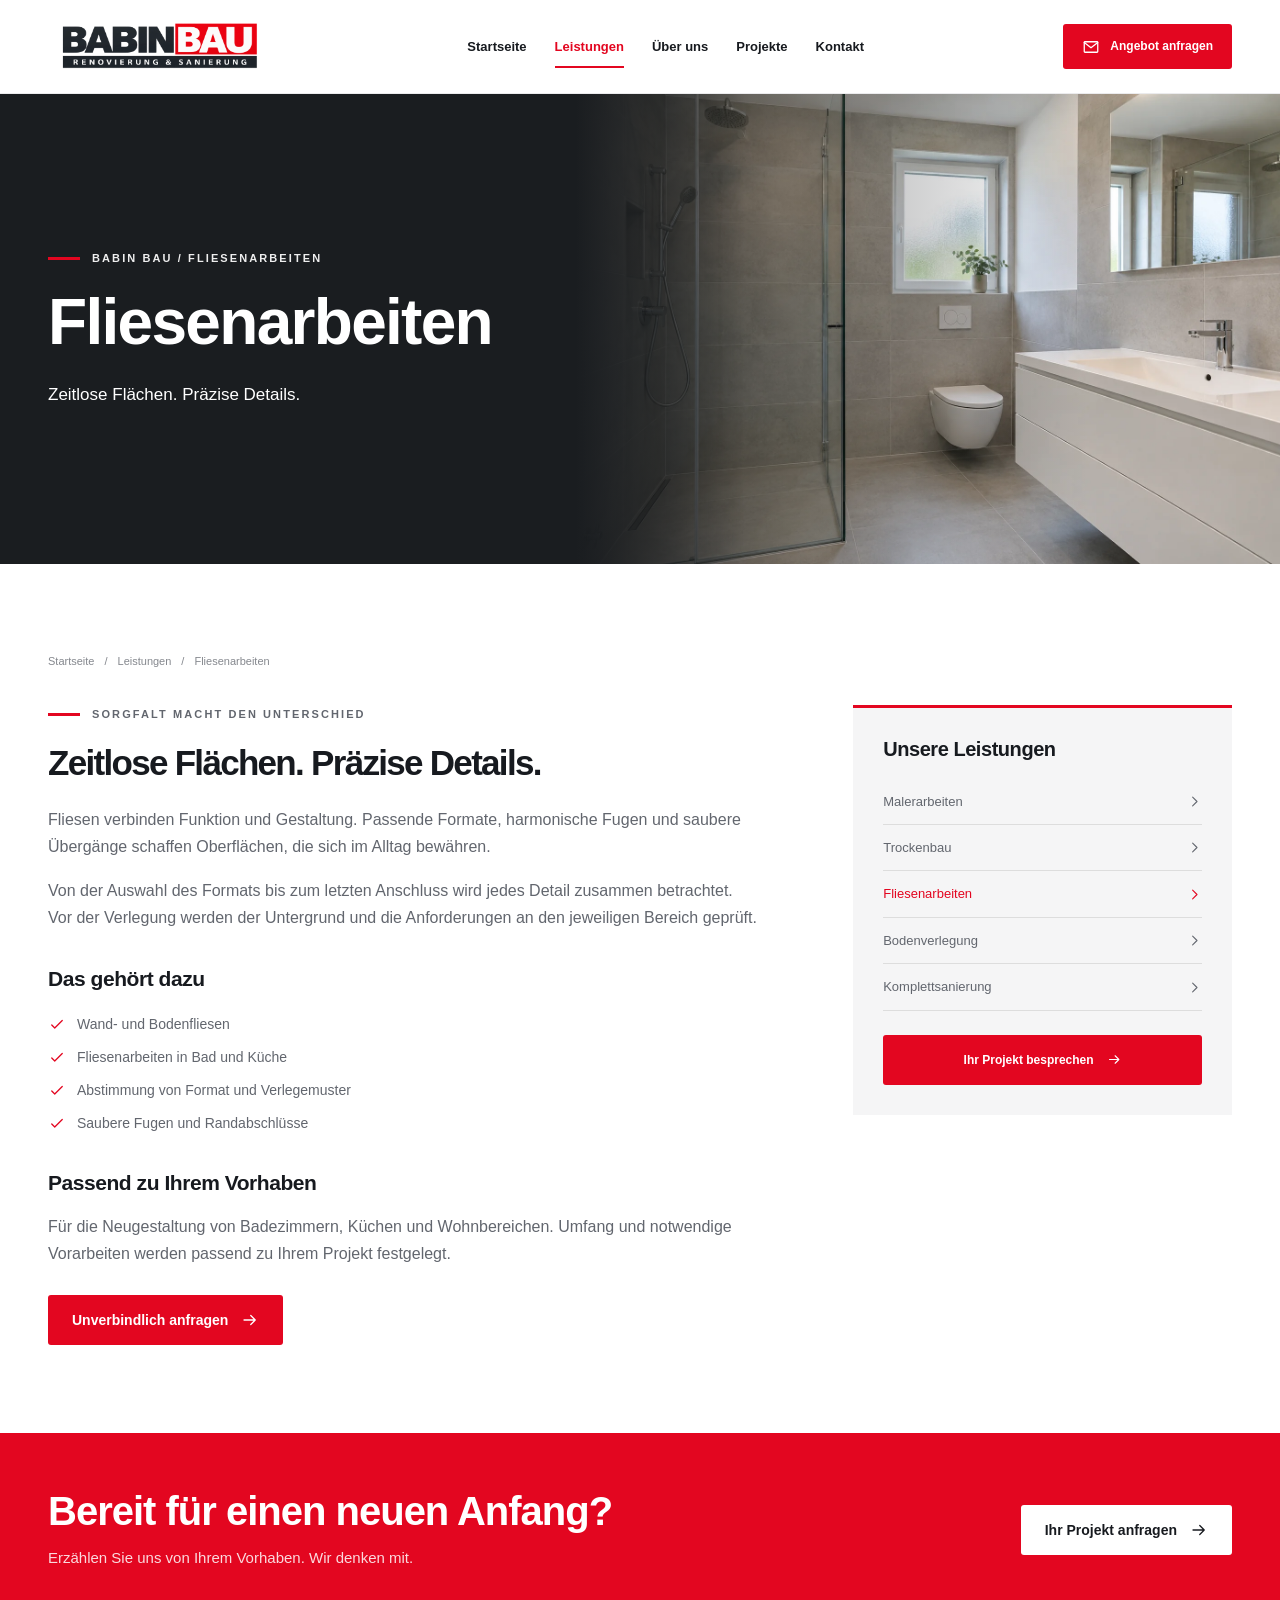
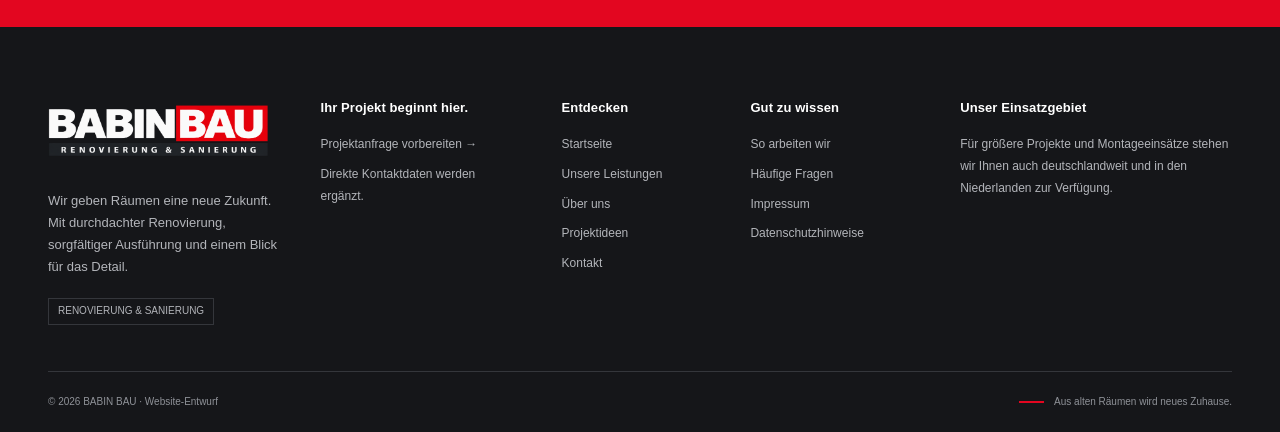
<file: fliesenarbeiten.html>
<!DOCTYPE html>
<html lang="de"><head><meta charset="utf-8"/><meta content="width=device-width, initial-scale=1" name="viewport"/><meta content="#e30620" name="theme-color"/><meta name="robots" content="index,follow,max-image-preview:large"/><title>Fliesenarbeiten | BABIN BAU</title><meta content="Präzise verlegte Fliesen für Bad, Küche und Wohnbereiche. BABIN BAU – Renovierung &amp; Sanierung." name="description"/><link rel="canonical" href="fliesenarbeiten.html"/><meta content="website" property="og:type"/><meta content="de_DE" property="og:locale"/><meta content="Fliesenarbeiten | BABIN BAU" property="og:title"/><meta content="Präzise verlegte Fliesen für Bad, Küche und Wohnbereiche. BABIN BAU – Renovierung &amp; Sanierung." property="og:description"/><meta property="og:image" content="assets/social-preview.jpg"/><meta property="og:image:type" content="image/jpeg"/><meta property="og:image:width" content="1200"/><meta property="og:image:height" content="630"/><meta property="og:image:alt" content="BABIN BAU – Renovierung &amp; Sanierung Logo"/><meta name="twitter:card" content="summary_large_image"/><meta name="twitter:image" content="assets/social-preview.jpg"/><link rel="image_src" href="assets/social-preview.jpg"/><link rel="icon" href="assets/favicon.svg" type="image/svg+xml"/><link rel="icon" href="assets/favicon-48.png" type="image/png" sizes="48x48"/><link rel="icon" href="assets/favicon-96.png" type="image/png" sizes="96x96"/><link rel="shortcut icon" href="favicon.ico" type="image/x-icon"/><link rel="apple-touch-icon" href="assets/apple-touch-icon.png" sizes="180x180"/><link href="assets/styles.css" rel="stylesheet"/><script defer="" src="assets/config.js"></script><script defer="" src="assets/app.js"></script><link href="assets/motion.css" rel="stylesheet"/><script defer="" src="assets/motion.js"></script></head><body id="top"><a class="skip-link" href="#main">Zum Inhalt springen</a><header class="site-header"><div class="container header-inner"><a aria-label="BABIN BAU – zur Startseite" class="brand" href="index.html"><img alt="BABIN BAU – Renovierung und Sanierung" height="86" src="assets/logo-header.png"/></a><nav aria-label="Hauptnavigation" class="main-nav" id="main-navigation"><a href="index.html">Startseite</a><a aria-current="page" href="leistungen.html">Leistungen</a><a href="ueber-uns.html">Über uns</a><a href="projekte.html">Projekte</a><a href="kontakt.html">Kontakt</a><a class="btn btn-primary mobile-contact" href="kontakt.html">Angebot anfragen <svg aria-hidden="true" class="icon" viewbox="0 0 24 24"><path d="M4 12h15m-6-6 6 6-6 6"></path></svg></a></nav><a class="btn btn-primary header-cta" href="kontakt.html"><svg aria-hidden="true" class="icon" viewbox="0 0 24 24"><rect height="14" rx="1" width="18" x="3" y="5"></rect><path d="m3 6 9 7 9-7"></path></svg>Angebot anfragen</a><button aria-controls="main-navigation" aria-expanded="false" aria-label="Menü öffnen" class="menu-toggle" type="button"><span class="menu-icon" aria-hidden="true"><span></span><span></span><span></span></span></button></div></header><main id="main"><section class="detail-hero"><img alt="Modernes Badezimmer mit hellgrauen Fliesen und gläserner Dusche" data-fallback-src="assets/bathroom.webp" data-remote-src="https://img.kleinanzeigen.de/api/v1/prod-ads/images/d2/d2ec4940-5b46-4478-92a0-dfd5f2471427?rule=%24_59.AUTO" decoding="async" fetchpriority="high" referrerpolicy="no-referrer" src="assets/bathroom.webp"/><div class="container"><span class="eyebrow">BABIN BAU / Fliesenarbeiten</span><h1>Fliesenarbeiten</h1><p>Zeitlose Flächen. Präzise Details.</p></div></section><section class="section"><div class="container"><nav aria-label="Brotkrümelnavigation" class="breadcrumb"><a href="index.html">Startseite</a><span>/</span><a href="leistungen.html">Leistungen</a><span>/</span><span aria-current="page">Fliesenarbeiten</span></nav><div class="detail-content"><div class="detail-main"><span class="eyebrow">Sorgfalt macht den Unterschied</span><h2>Zeitlose Flächen. Präzise Details.</h2><p>Fliesen verbinden Funktion und Gestaltung. Passende Formate, harmonische Fugen und saubere Übergänge schaffen Oberflächen, die sich im Alltag bewähren.</p><p>Von der Auswahl des Formats bis zum letzten Anschluss wird jedes Detail zusammen betrachtet. Vor der Verlegung werden der Untergrund und die Anforderungen an den jeweiligen Bereich geprüft.</p><h3>Das gehört dazu</h3><ul class="check-list"><li><svg aria-hidden="true" class="icon" viewbox="0 0 24 24"><path d="m5 12 4 4L19 6"></path></svg><span>Wand- und Bodenfliesen</span></li><li><svg aria-hidden="true" class="icon" viewbox="0 0 24 24"><path d="m5 12 4 4L19 6"></path></svg><span>Fliesenarbeiten in Bad und Küche</span></li><li><svg aria-hidden="true" class="icon" viewbox="0 0 24 24"><path d="m5 12 4 4L19 6"></path></svg><span>Abstimmung von Format und Verlegemuster</span></li><li><svg aria-hidden="true" class="icon" viewbox="0 0 24 24"><path d="m5 12 4 4L19 6"></path></svg><span>Saubere Fugen und Randabschlüsse</span></li></ul><h3>Passend zu Ihrem Vorhaben</h3><p>Für die Neugestaltung von Badezimmern, Küchen und Wohnbereichen. Umfang und notwendige Vorarbeiten werden passend zu Ihrem Projekt festgelegt.</p><div class="button-row"><a class="btn btn-primary" href="kontakt.html?leistung=fliesenarbeiten">Unverbindlich anfragen<svg aria-hidden="true" class="icon" viewbox="0 0 24 24"><path d="M4 12h15m-6-6 6 6-6 6"></path></svg></a></div></div><aside class="detail-sidebar"><h3>Unsere Leistungen</h3><a href="malerarbeiten.html">Malerarbeiten<svg aria-hidden="true" class="icon" viewbox="0 0 24 24"><path d="m9 5 7 7-7 7"></path></svg></a><a href="trockenbau.html">Trockenbau<svg aria-hidden="true" class="icon" viewbox="0 0 24 24"><path d="m9 5 7 7-7 7"></path></svg></a><a aria-current="page" class="active" href="fliesenarbeiten.html">Fliesenarbeiten<svg aria-hidden="true" class="icon" viewbox="0 0 24 24"><path d="m9 5 7 7-7 7"></path></svg></a><a href="bodenverlegung.html">Bodenverlegung<svg aria-hidden="true" class="icon" viewbox="0 0 24 24"><path d="m9 5 7 7-7 7"></path></svg></a><a href="komplettsanierung.html">Komplettsanierung<svg aria-hidden="true" class="icon" viewbox="0 0 24 24"><path d="m9 5 7 7-7 7"></path></svg></a><a class="btn btn-primary" href="kontakt.html?leistung=fliesenarbeiten">Ihr Projekt besprechen<svg aria-hidden="true" class="icon" viewbox="0 0 24 24"><path d="M4 12h15m-6-6 6 6-6 6"></path></svg></a></aside></div></div></section><section class="cta-section"><div class="container cta-inner"><div><h2>Bereit für einen neuen Anfang?</h2><p>Erzählen Sie uns von Ihrem Vorhaben. Wir denken mit.</p></div><a class="btn btn-white" href="kontakt.html">Ihr Projekt anfragen<svg aria-hidden="true" class="icon" viewbox="0 0 24 24"><path d="M4 12h15m-6-6 6 6-6 6"></path></svg></a></div></section></main><footer class="site-footer"><div class="container"><div class="footer-grid footer-grid-with-area"><div class="footer-brand"><a aria-label="BABIN BAU – zur Startseite" class="brand" href="index.html"><img alt="BABIN BAU – Renovierung und Sanierung" height="86" src="assets/logo-footer.png"/></a><p>Wir geben Räumen eine neue Zukunft. Mit durchdachter Renovierung, sorgfältiger Ausführung und einem Blick für das Detail.</p><span class="footer-tag">RENOVIERUNG &amp; SANIERUNG</span></div><div class="footer-col"><h3>Ihr Projekt beginnt hier.</h3><a href="kontakt.html">Projektanfrage vorbereiten →</a><p class="footer-contact-note" data-contact-placeholder="">Direkte Kontaktdaten werden ergänzt.</p><a data-contact-email="" hidden=""></a><a data-contact-phone="" hidden=""></a><p data-contact-address="" hidden=""></p><a data-contact-instagram="" hidden="" rel="noopener" target="_blank"></a></div><div class="footer-col"><h3>Entdecken</h3><a href="index.html">Startseite</a><a href="leistungen.html">Unsere Leistungen</a><a href="ueber-uns.html">Über uns</a><a href="projekte.html">Projektideen</a><a href="kontakt.html">Kontakt</a></div><div class="footer-col"><h3>Gut zu wissen</h3><a href="index.html#ablauf">So arbeiten wir</a><a href="index.html#fragen">Häufige Fragen</a><a href="impressum.html">Impressum</a><a href="datenschutz.html">Datenschutzhinweise</a></div><div class="footer-col footer-service-area"><h3>Unser Einsatzgebiet</h3><p>Für größere Projekte und Montageeinsätze stehen wir Ihnen auch deutschlandweit und in den Niederlanden zur Verfügung.</p></div></div><div class="footer-bottom"><span>© 2026 BABIN BAU · Website-Entwurf</span><span>Aus alten Räumen wird neues Zuhause.</span></div></div></footer><a aria-label="Zurück nach oben" class="back-to-top" href="#top"><svg aria-hidden="true" class="icon" viewbox="0 0 24 24"><path d="M12 20V4m-6 6 6-6 6 6"></path></svg></a></body></html>
</file>
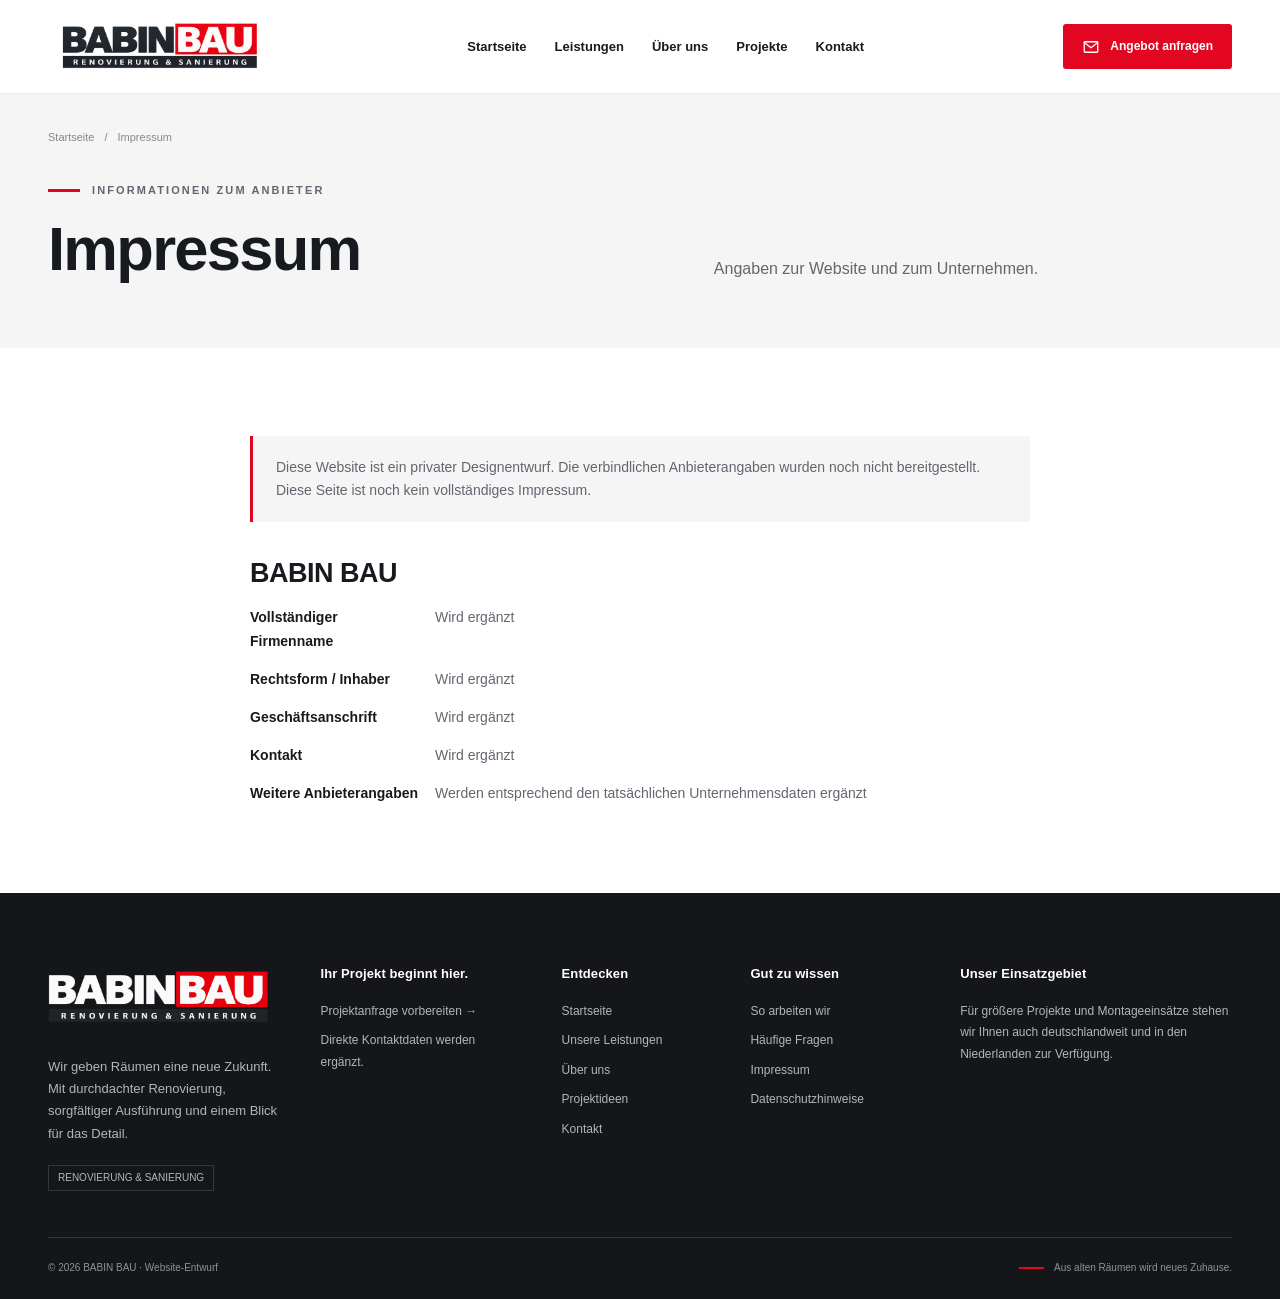
<file: impressum.html>
<!DOCTYPE html>
<html lang="de"><head><meta charset="utf-8"/><meta content="width=device-width, initial-scale=1" name="viewport"/><meta content="#e30620" name="theme-color"/><meta name="robots" content="index,follow,max-image-preview:large"/><title>Impressum – Entwurf | BABIN BAU</title><meta content="Vorbereitete Seite für die Anbieterangaben von BABIN BAU." name="description"/><link rel="canonical" href="impressum.html"/><meta content="website" property="og:type"/><meta content="de_DE" property="og:locale"/><meta content="Impressum – Entwurf | BABIN BAU" property="og:title"/><meta content="Vorbereitete Seite für die Anbieterangaben von BABIN BAU." property="og:description"/><meta property="og:image" content="assets/social-preview.jpg"/><meta property="og:image:type" content="image/jpeg"/><meta property="og:image:width" content="1200"/><meta property="og:image:height" content="630"/><meta property="og:image:alt" content="BABIN BAU – Renovierung &amp; Sanierung Logo"/><meta name="twitter:card" content="summary_large_image"/><meta name="twitter:image" content="assets/social-preview.jpg"/><link rel="image_src" href="assets/social-preview.jpg"/><link rel="icon" href="assets/favicon.svg" type="image/svg+xml"/><link rel="icon" href="assets/favicon-48.png" type="image/png" sizes="48x48"/><link rel="icon" href="assets/favicon-96.png" type="image/png" sizes="96x96"/><link rel="shortcut icon" href="favicon.ico" type="image/x-icon"/><link rel="apple-touch-icon" href="assets/apple-touch-icon.png" sizes="180x180"/><link href="assets/styles.css" rel="stylesheet"/><script defer="" src="assets/config.js"></script><script defer="" src="assets/app.js"></script><link href="assets/motion.css" rel="stylesheet"/><script defer="" src="assets/motion.js"></script></head><body id="top"><a class="skip-link" href="#main">Zum Inhalt springen</a><header class="site-header"><div class="container header-inner"><a aria-label="BABIN BAU – zur Startseite" class="brand" href="index.html"><img alt="BABIN BAU – Renovierung und Sanierung" height="86" src="assets/logo-header.png"/></a><nav aria-label="Hauptnavigation" class="main-nav" id="main-navigation"><a href="index.html">Startseite</a><a href="leistungen.html">Leistungen</a><a href="ueber-uns.html">Über uns</a><a href="projekte.html">Projekte</a><a href="kontakt.html">Kontakt</a><a class="btn btn-primary mobile-contact" href="kontakt.html">Angebot anfragen <svg aria-hidden="true" class="icon" viewbox="0 0 24 24"><path d="M4 12h15m-6-6 6 6-6 6"></path></svg></a></nav><a class="btn btn-primary header-cta" href="kontakt.html"><svg aria-hidden="true" class="icon" viewbox="0 0 24 24"><rect height="14" rx="1" width="18" x="3" y="5"></rect><path d="m3 6 9 7 9-7"></path></svg>Angebot anfragen</a><button aria-controls="main-navigation" aria-expanded="false" aria-label="Menü öffnen" class="menu-toggle" type="button"><span class="menu-icon" aria-hidden="true"><span></span><span></span><span></span></span></button></div></header><main id="main"><section class="page-intro"><div class="container"><nav aria-label="Brotkrümelnavigation" class="breadcrumb"><a href="index.html">Startseite</a><span aria-hidden="true">/</span><span aria-current="page">Impressum</span></nav><div class="intro-inner"><div><span class="eyebrow">Informationen zum Anbieter</span><h1>Impressum</h1></div><p>Angaben zur Website und zum Unternehmen.</p></div></div></section><section class="section"><div class="container legal-content"><div class="draft-note">Diese Website ist ein privater Designentwurf. Die verbindlichen Anbieterangaben wurden noch nicht bereitgestellt. Diese Seite ist noch kein vollständiges Impressum.</div><h2>BABIN BAU</h2><dl class="legal-data"><dt>Vollständiger Firmenname</dt><dd>Wird ergänzt</dd><dt>Rechtsform / Inhaber</dt><dd>Wird ergänzt</dd><dt>Geschäftsanschrift</dt><dd>Wird ergänzt</dd><dt>Kontakt</dt><dd>Wird ergänzt</dd><dt>Weitere Anbieterangaben</dt><dd>Werden entsprechend den tatsächlichen Unternehmensdaten ergänzt</dd></dl></div></section></main><footer class="site-footer"><div class="container"><div class="footer-grid footer-grid-with-area"><div class="footer-brand"><a aria-label="BABIN BAU – zur Startseite" class="brand" href="index.html"><img alt="BABIN BAU – Renovierung und Sanierung" height="86" src="assets/logo-footer.png"/></a><p>Wir geben Räumen eine neue Zukunft. Mit durchdachter Renovierung, sorgfältiger Ausführung und einem Blick für das Detail.</p><span class="footer-tag">RENOVIERUNG &amp; SANIERUNG</span></div><div class="footer-col"><h3>Ihr Projekt beginnt hier.</h3><a href="kontakt.html">Projektanfrage vorbereiten →</a><p class="footer-contact-note" data-contact-placeholder="">Direkte Kontaktdaten werden ergänzt.</p><a data-contact-email="" hidden=""></a><a data-contact-phone="" hidden=""></a><p data-contact-address="" hidden=""></p><a data-contact-instagram="" hidden="" rel="noopener" target="_blank"></a></div><div class="footer-col"><h3>Entdecken</h3><a href="index.html">Startseite</a><a href="leistungen.html">Unsere Leistungen</a><a href="ueber-uns.html">Über uns</a><a href="projekte.html">Projektideen</a><a href="kontakt.html">Kontakt</a></div><div class="footer-col"><h3>Gut zu wissen</h3><a href="index.html#ablauf">So arbeiten wir</a><a href="index.html#fragen">Häufige Fragen</a><a href="impressum.html">Impressum</a><a href="datenschutz.html">Datenschutzhinweise</a></div><div class="footer-col footer-service-area"><h3>Unser Einsatzgebiet</h3><p>Für größere Projekte und Montageeinsätze stehen wir Ihnen auch deutschlandweit und in den Niederlanden zur Verfügung.</p></div></div><div class="footer-bottom"><span>© 2026 BABIN BAU · Website-Entwurf</span><span>Aus alten Räumen wird neues Zuhause.</span></div></div></footer><a aria-label="Zurück nach oben" class="back-to-top" href="#top"><svg aria-hidden="true" class="icon" viewbox="0 0 24 24"><path d="M12 20V4m-6 6 6-6 6 6"></path></svg></a></body></html>
</file>
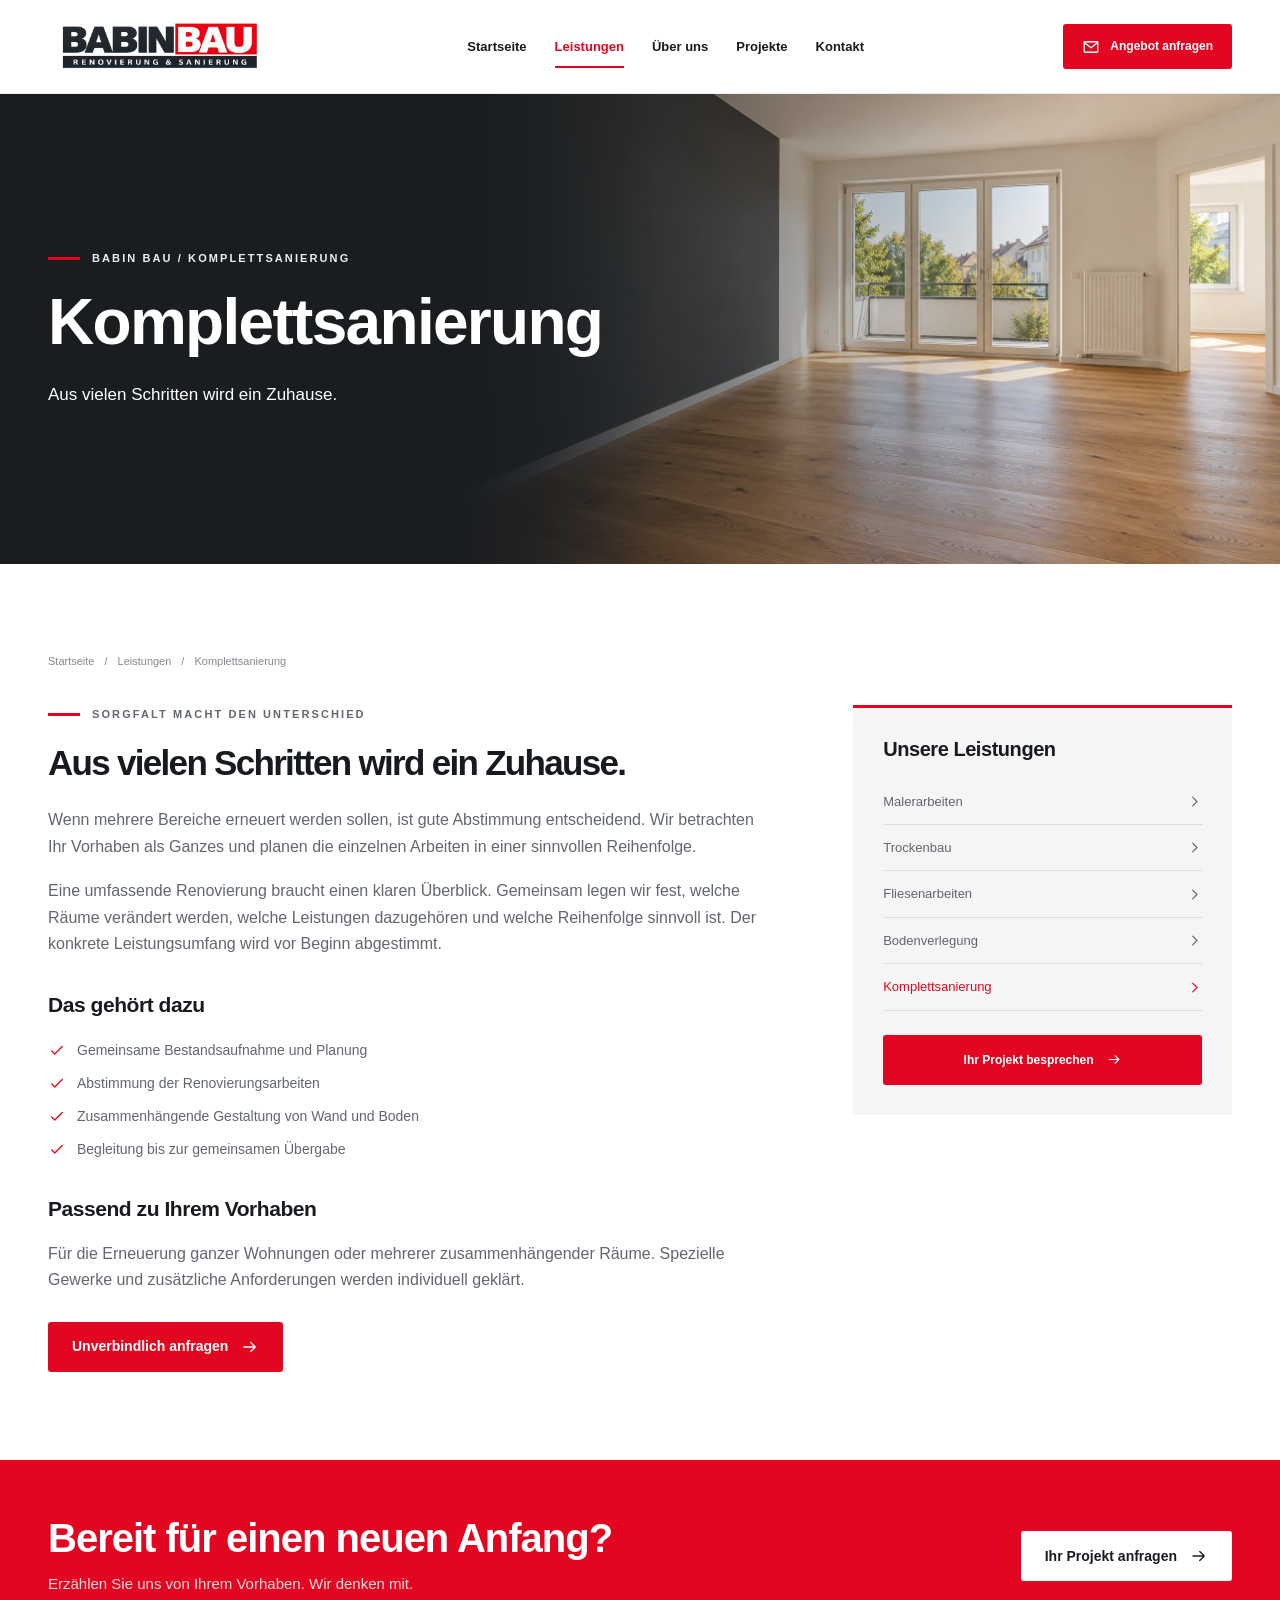
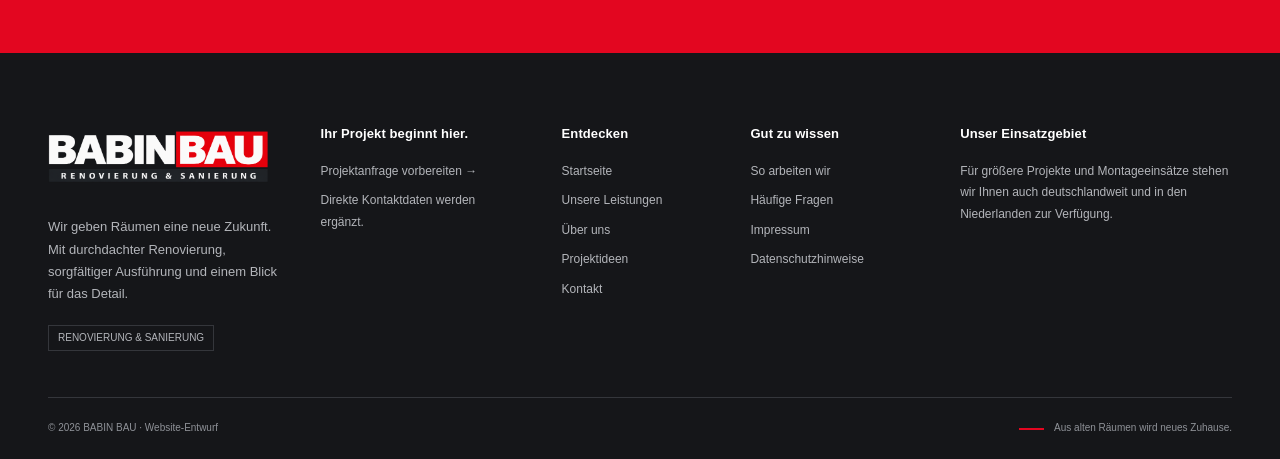
<file: komplettsanierung.html>
<!DOCTYPE html>
<html lang="de"><head><meta charset="utf-8"/><meta content="width=device-width, initial-scale=1" name="viewport"/><meta content="#e30620" name="theme-color"/><meta name="robots" content="index,follow,max-image-preview:large"/><title>Komplettsanierung | BABIN BAU</title><meta content="Ihre Renovierung, durchdacht geplant und zusammenhängend umgesetzt. BABIN BAU – Renovierung &amp; Sanierung." name="description"/><link rel="canonical" href="komplettsanierung.html"/><meta content="website" property="og:type"/><meta content="de_DE" property="og:locale"/><meta content="Komplettsanierung | BABIN BAU" property="og:title"/><meta content="Ihre Renovierung, durchdacht geplant und zusammenhängend umgesetzt. BABIN BAU – Renovierung &amp; Sanierung." property="og:description"/><meta property="og:image" content="assets/social-preview.jpg"/><meta property="og:image:type" content="image/jpeg"/><meta property="og:image:width" content="1200"/><meta property="og:image:height" content="630"/><meta property="og:image:alt" content="BABIN BAU – Renovierung &amp; Sanierung Logo"/><meta name="twitter:card" content="summary_large_image"/><meta name="twitter:image" content="assets/social-preview.jpg"/><link rel="image_src" href="assets/social-preview.jpg"/><link rel="icon" href="assets/favicon.svg" type="image/svg+xml"/><link rel="icon" href="assets/favicon-48.png" type="image/png" sizes="48x48"/><link rel="icon" href="assets/favicon-96.png" type="image/png" sizes="96x96"/><link rel="shortcut icon" href="favicon.ico" type="image/x-icon"/><link rel="apple-touch-icon" href="assets/apple-touch-icon.png" sizes="180x180"/><link href="assets/styles.css" rel="stylesheet"/><script defer="" src="assets/config.js"></script><script defer="" src="assets/app.js"></script><link href="assets/motion.css" rel="stylesheet"/><script defer="" src="assets/motion.js"></script></head><body id="top"><a class="skip-link" href="#main">Zum Inhalt springen</a><header class="site-header"><div class="container header-inner"><a aria-label="BABIN BAU – zur Startseite" class="brand" href="index.html"><img alt="BABIN BAU – Renovierung und Sanierung" height="86" src="assets/logo-header.png"/></a><nav aria-label="Hauptnavigation" class="main-nav" id="main-navigation"><a href="index.html">Startseite</a><a aria-current="page" href="leistungen.html">Leistungen</a><a href="ueber-uns.html">Über uns</a><a href="projekte.html">Projekte</a><a href="kontakt.html">Kontakt</a><a class="btn btn-primary mobile-contact" href="kontakt.html">Angebot anfragen <svg aria-hidden="true" class="icon" viewbox="0 0 24 24"><path d="M4 12h15m-6-6 6 6-6 6"></path></svg></a></nav><a class="btn btn-primary header-cta" href="kontakt.html"><svg aria-hidden="true" class="icon" viewbox="0 0 24 24"><rect height="14" rx="1" width="18" x="3" y="5"></rect><path d="m3 6 9 7 9-7"></path></svg>Angebot anfragen</a><button aria-controls="main-navigation" aria-expanded="false" aria-label="Menü öffnen" class="menu-toggle" type="button"><span class="menu-icon" aria-hidden="true"><span></span><span></span><span></span></span></button></div></header><main id="main"><section class="detail-hero"><img alt="Helle renovierte Wohnung mit weiß gestrichenen Wänden und Holzfußboden" data-fallback-src="assets/hero.webp" data-remote-src="https://img.kleinanzeigen.de/api/v1/prod-ads/images/ec/ec85100f-ef8c-4dc4-b5b8-d96bf6b40166?rule=%24_59.AUTO" decoding="async" fetchpriority="high" referrerpolicy="no-referrer" src="assets/hero.webp"/><div class="container"><span class="eyebrow">BABIN BAU / Komplettsanierung</span><h1>Komplettsanierung</h1><p>Aus vielen Schritten wird ein Zuhause.</p></div></section><section class="section"><div class="container"><nav aria-label="Brotkrümelnavigation" class="breadcrumb"><a href="index.html">Startseite</a><span>/</span><a href="leistungen.html">Leistungen</a><span>/</span><span aria-current="page">Komplettsanierung</span></nav><div class="detail-content"><div class="detail-main"><span class="eyebrow">Sorgfalt macht den Unterschied</span><h2>Aus vielen Schritten wird ein Zuhause.</h2><p>Wenn mehrere Bereiche erneuert werden sollen, ist gute Abstimmung entscheidend. Wir betrachten Ihr Vorhaben als Ganzes und planen die einzelnen Arbeiten in einer sinnvollen Reihenfolge.</p><p>Eine umfassende Renovierung braucht einen klaren Überblick. Gemeinsam legen wir fest, welche Räume verändert werden, welche Leistungen dazugehören und welche Reihenfolge sinnvoll ist. Der konkrete Leistungsumfang wird vor Beginn abgestimmt.</p><h3>Das gehört dazu</h3><ul class="check-list"><li><svg aria-hidden="true" class="icon" viewbox="0 0 24 24"><path d="m5 12 4 4L19 6"></path></svg><span>Gemeinsame Bestandsaufnahme und Planung</span></li><li><svg aria-hidden="true" class="icon" viewbox="0 0 24 24"><path d="m5 12 4 4L19 6"></path></svg><span>Abstimmung der Renovierungsarbeiten</span></li><li><svg aria-hidden="true" class="icon" viewbox="0 0 24 24"><path d="m5 12 4 4L19 6"></path></svg><span>Zusammenhängende Gestaltung von Wand und Boden</span></li><li><svg aria-hidden="true" class="icon" viewbox="0 0 24 24"><path d="m5 12 4 4L19 6"></path></svg><span>Begleitung bis zur gemeinsamen Übergabe</span></li></ul><h3>Passend zu Ihrem Vorhaben</h3><p>Für die Erneuerung ganzer Wohnungen oder mehrerer zusammenhängender Räume. Spezielle Gewerke und zusätzliche Anforderungen werden individuell geklärt.</p><div class="button-row"><a class="btn btn-primary" href="kontakt.html?leistung=komplettsanierung">Unverbindlich anfragen<svg aria-hidden="true" class="icon" viewbox="0 0 24 24"><path d="M4 12h15m-6-6 6 6-6 6"></path></svg></a></div></div><aside class="detail-sidebar"><h3>Unsere Leistungen</h3><a href="malerarbeiten.html">Malerarbeiten<svg aria-hidden="true" class="icon" viewbox="0 0 24 24"><path d="m9 5 7 7-7 7"></path></svg></a><a href="trockenbau.html">Trockenbau<svg aria-hidden="true" class="icon" viewbox="0 0 24 24"><path d="m9 5 7 7-7 7"></path></svg></a><a href="fliesenarbeiten.html">Fliesenarbeiten<svg aria-hidden="true" class="icon" viewbox="0 0 24 24"><path d="m9 5 7 7-7 7"></path></svg></a><a href="bodenverlegung.html">Bodenverlegung<svg aria-hidden="true" class="icon" viewbox="0 0 24 24"><path d="m9 5 7 7-7 7"></path></svg></a><a aria-current="page" class="active" href="komplettsanierung.html">Komplettsanierung<svg aria-hidden="true" class="icon" viewbox="0 0 24 24"><path d="m9 5 7 7-7 7"></path></svg></a><a class="btn btn-primary" href="kontakt.html?leistung=komplettsanierung">Ihr Projekt besprechen<svg aria-hidden="true" class="icon" viewbox="0 0 24 24"><path d="M4 12h15m-6-6 6 6-6 6"></path></svg></a></aside></div></div></section><section class="cta-section"><div class="container cta-inner"><div><h2>Bereit für einen neuen Anfang?</h2><p>Erzählen Sie uns von Ihrem Vorhaben. Wir denken mit.</p></div><a class="btn btn-white" href="kontakt.html">Ihr Projekt anfragen<svg aria-hidden="true" class="icon" viewbox="0 0 24 24"><path d="M4 12h15m-6-6 6 6-6 6"></path></svg></a></div></section></main><footer class="site-footer"><div class="container"><div class="footer-grid footer-grid-with-area"><div class="footer-brand"><a aria-label="BABIN BAU – zur Startseite" class="brand" href="index.html"><img alt="BABIN BAU – Renovierung und Sanierung" height="86" src="assets/logo-footer.png"/></a><p>Wir geben Räumen eine neue Zukunft. Mit durchdachter Renovierung, sorgfältiger Ausführung und einem Blick für das Detail.</p><span class="footer-tag">RENOVIERUNG &amp; SANIERUNG</span></div><div class="footer-col"><h3>Ihr Projekt beginnt hier.</h3><a href="kontakt.html">Projektanfrage vorbereiten →</a><p class="footer-contact-note" data-contact-placeholder="">Direkte Kontaktdaten werden ergänzt.</p><a data-contact-email="" hidden=""></a><a data-contact-phone="" hidden=""></a><p data-contact-address="" hidden=""></p><a data-contact-instagram="" hidden="" rel="noopener" target="_blank"></a></div><div class="footer-col"><h3>Entdecken</h3><a href="index.html">Startseite</a><a href="leistungen.html">Unsere Leistungen</a><a href="ueber-uns.html">Über uns</a><a href="projekte.html">Projektideen</a><a href="kontakt.html">Kontakt</a></div><div class="footer-col"><h3>Gut zu wissen</h3><a href="index.html#ablauf">So arbeiten wir</a><a href="index.html#fragen">Häufige Fragen</a><a href="impressum.html">Impressum</a><a href="datenschutz.html">Datenschutzhinweise</a></div><div class="footer-col footer-service-area"><h3>Unser Einsatzgebiet</h3><p>Für größere Projekte und Montageeinsätze stehen wir Ihnen auch deutschlandweit und in den Niederlanden zur Verfügung.</p></div></div><div class="footer-bottom"><span>© 2026 BABIN BAU · Website-Entwurf</span><span>Aus alten Räumen wird neues Zuhause.</span></div></div></footer><a aria-label="Zurück nach oben" class="back-to-top" href="#top"><svg aria-hidden="true" class="icon" viewbox="0 0 24 24"><path d="M12 20V4m-6 6 6-6 6 6"></path></svg></a></body></html>
</file>
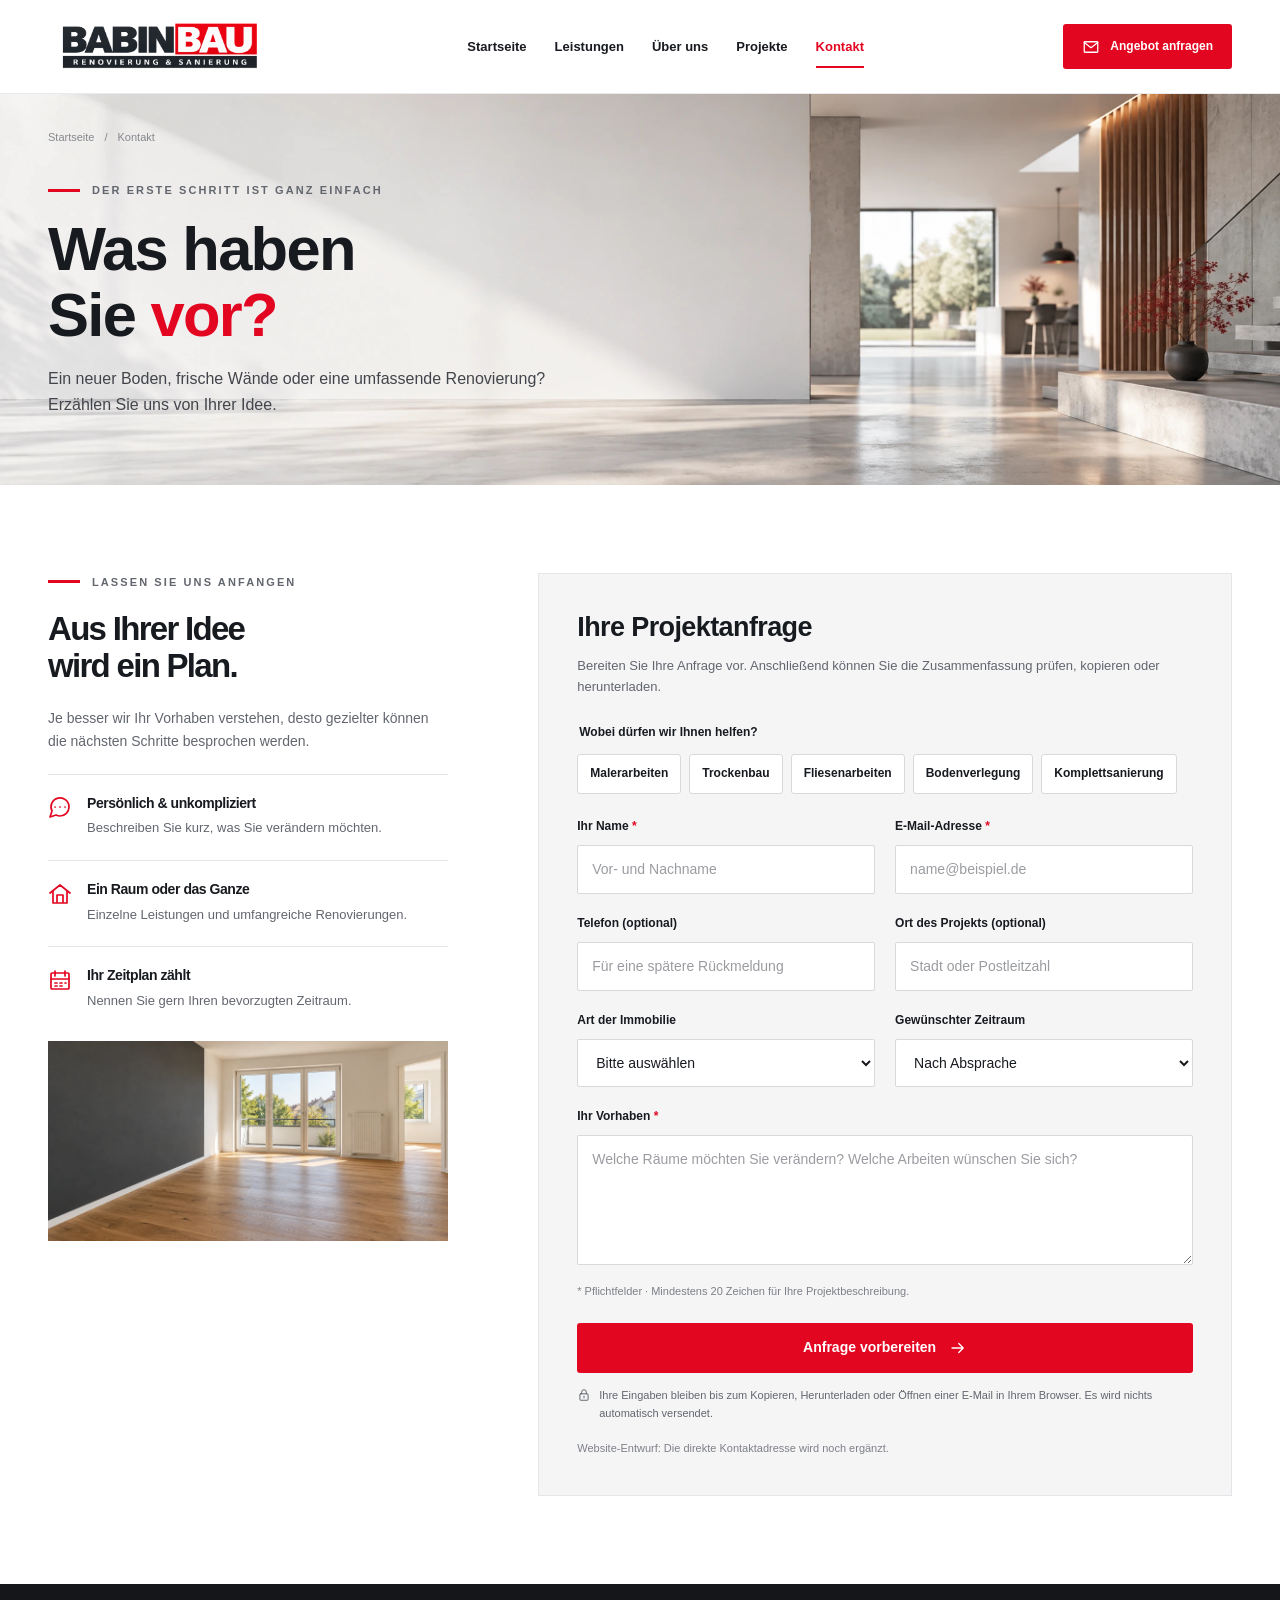
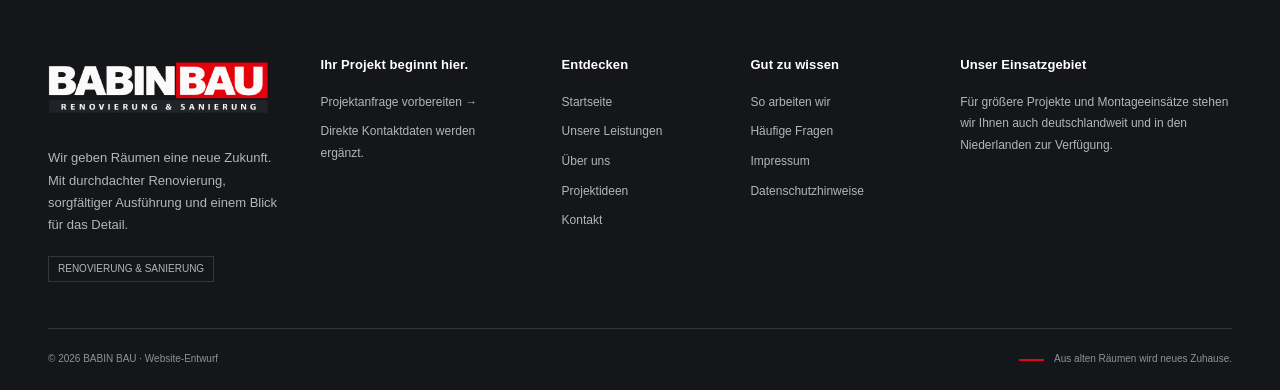
<file: kontakt.html>
<!DOCTYPE html>
<html lang="de"><head><meta charset="utf-8"/><meta content="width=device-width, initial-scale=1" name="viewport"/><meta content="#e30620" name="theme-color"/><meta name="robots" content="index,follow,max-image-preview:large"/><title>Kontakt &amp; Projektanfrage | BABIN BAU</title><meta content="Beschreiben Sie Ihr Renovierungsvorhaben und bereiten Sie Ihre Projektanfrage an BABIN BAU vor." name="description"/><link rel="canonical" href="kontakt.html"/><meta content="website" property="og:type"/><meta content="de_DE" property="og:locale"/><meta content="Kontakt &amp; Projektanfrage | BABIN BAU" property="og:title"/><meta content="Beschreiben Sie Ihr Renovierungsvorhaben und bereiten Sie Ihre Projektanfrage an BABIN BAU vor." property="og:description"/><meta property="og:image" content="assets/social-preview.jpg"/><meta property="og:image:type" content="image/jpeg"/><meta property="og:image:width" content="1200"/><meta property="og:image:height" content="630"/><meta property="og:image:alt" content="BABIN BAU – Renovierung &amp; Sanierung Logo"/><meta name="twitter:card" content="summary_large_image"/><meta name="twitter:image" content="assets/social-preview.jpg"/><link rel="image_src" href="assets/social-preview.jpg"/><link rel="icon" href="assets/favicon.svg" type="image/svg+xml"/><link rel="icon" href="assets/favicon-48.png" type="image/png" sizes="48x48"/><link rel="icon" href="assets/favicon-96.png" type="image/png" sizes="96x96"/><link rel="shortcut icon" href="favicon.ico" type="image/x-icon"/><link rel="apple-touch-icon" href="assets/apple-touch-icon.png" sizes="180x180"/><link href="assets/styles.css" rel="stylesheet"/><script defer="" src="assets/config.js"></script><script defer="" src="assets/app.js"></script><link href="assets/motion.css" rel="stylesheet"/><script defer="" src="assets/motion.js"></script></head><body id="top"><a class="skip-link" href="#main">Zum Inhalt springen</a><header class="site-header"><div class="container header-inner"><a aria-label="BABIN BAU – zur Startseite" class="brand" href="index.html"><img alt="BABIN BAU – Renovierung und Sanierung" height="86" src="assets/logo-header.png"/></a><nav aria-label="Hauptnavigation" class="main-nav" id="main-navigation"><a href="index.html">Startseite</a><a href="leistungen.html">Leistungen</a><a href="ueber-uns.html">Über uns</a><a href="projekte.html">Projekte</a><a aria-current="page" href="kontakt.html">Kontakt</a><a class="btn btn-primary mobile-contact" href="kontakt.html">Angebot anfragen <svg aria-hidden="true" class="icon" viewbox="0 0 24 24"><path d="M4 12h15m-6-6 6 6-6 6"></path></svg></a></nav><a class="btn btn-primary header-cta" href="kontakt.html"><svg aria-hidden="true" class="icon" viewbox="0 0 24 24"><rect height="14" rx="1" width="18" x="3" y="5"></rect><path d="m3 6 9 7 9-7"></path></svg>Angebot anfragen</a><button aria-controls="main-navigation" aria-expanded="false" aria-label="Menü öffnen" class="menu-toggle" type="button"><span class="menu-icon" aria-hidden="true"><span></span><span></span><span></span></span></button></div></header><main id="main"><section class="page-intro page-intro--kontakt"><img class="intro-background-image" src="assets/kontakt-hero.webp" alt="" aria-hidden="true" decoding="async" fetchpriority="high"/><div class="container"><nav aria-label="Brotkrümelnavigation" class="breadcrumb"><a href="index.html">Startseite</a><span aria-hidden="true">/</span><span aria-current="page">Kontakt</span></nav><div class="intro-inner"><div><span class="eyebrow">Der erste Schritt ist ganz einfach</span><h1>Was haben<br/>Sie <em>vor?</em></h1></div><p>Ein neuer Boden, frische Wände oder eine umfassende Renovierung? Erzählen Sie uns von Ihrer Idee.</p></div></div></section><section class="section"><div class="container contact-layout"><aside class="contact-aside"><span class="eyebrow">Lassen Sie uns anfangen</span><h2>Aus Ihrer Idee<br/>wird ein Plan.</h2><p>Je besser wir Ihr Vorhaben verstehen, desto gezielter können die nächsten Schritte besprochen werden.</p><div class="contact-item"><svg aria-hidden="true" class="icon" viewbox="0 0 24 24"><path d="M21 11a9 9 0 0 1-9 9 10 10 0 0 1-4-1l-6 2 2-6a9 9 0 1 1 17-4Z"></path><path d="M7 11h.1M12 11h.1M17 11h.1"></path></svg><div><h3>Persönlich &amp; unkompliziert</h3><p>Beschreiben Sie kurz, was Sie verändern möchten.</p></div></div><div class="contact-item"><svg aria-hidden="true" class="icon" viewbox="0 0 24 24"><path d="m2 11 10-8 10 8M5 9v12h14V9M9 21v-8h6v8"></path></svg><div><h3>Ein Raum oder das Ganze</h3><p>Einzelne Leistungen und umfangreiche Renovierungen.</p></div></div><div class="contact-item"><svg aria-hidden="true" class="icon" viewbox="0 0 24 24"><rect height="16" rx="1" width="18" x="3" y="5"></rect><path d="M7 3v5m10-5v5M3 11h18m-14 4h2m3 0h2m3 0h1M7 18h2m3 0h2"></path></svg><div><h3>Ihr Zeitplan zählt</h3><p>Nennen Sie gern Ihren bevorzugten Zeitraum.</p></div></div><div class="contact-item" data-contact-email="" hidden=""><svg aria-hidden="true" class="icon" viewbox="0 0 24 24"><rect height="14" rx="1" width="18" x="3" y="5"></rect><path d="m3 6 9 7 9-7"></path></svg><div><h3>E-Mail</h3><a data-contact-value=""></a></div></div><div class="contact-item" data-contact-phone="" hidden=""><svg aria-hidden="true" class="icon" viewbox="0 0 24 24"><path d="M5 3H3v4c0 7 7 14 14 14h4v-5l-5-2-2 3a15 15 0 0 1-7-7l3-2-2-5z"></path></svg><div><h3>Telefon</h3><a data-contact-value=""></a></div></div><div class="contact-item" data-contact-address="" hidden=""><svg aria-hidden="true" class="icon" viewbox="0 0 24 24"><path d="M20 10c0 6-8 12-8 12S4 16 4 10a8 8 0 0 1 16 0Z"></path><circle cx="12" cy="10" r="2.5"></circle></svg><div><h3>Adresse</h3><p data-contact-value=""></p></div></div><img alt="Blick in eine helle renovierte Wohnung" class="mini-image" data-fallback-src="assets/hero.webp" data-remote-src="https://img.kleinanzeigen.de/api/v1/prod-ads/images/ec/ec85100f-ef8c-4dc4-b5b8-d96bf6b40166?rule=%24_59.AUTO" decoding="async" loading="lazy" referrerpolicy="no-referrer" src="assets/hero.webp"/></aside><div class="form-wrap"><h2>Ihre Projektanfrage</h2><p class="form-intro" data-inquiry-explainer="">Bereiten Sie Ihre Anfrage vor. Anschließend können Sie die Zusammenfassung prüfen, kopieren oder herunterladen.</p><noscript><p class="draft-note">Bitte aktivieren Sie JavaScript, um eine Projektanfrage vorzubereiten. Die anderen Seiten können Sie ohne JavaScript lesen.</p></noscript><form id="inquiry-form"><fieldset class="service-choice"><legend>Wobei dürfen wir Ihnen helfen?</legend><div class="choice-list"><label class="choice"><input name="leistung" type="checkbox" value="malerarbeiten"/><span>Malerarbeiten</span></label><label class="choice"><input name="leistung" type="checkbox" value="trockenbau"/><span>Trockenbau</span></label><label class="choice"><input name="leistung" type="checkbox" value="fliesenarbeiten"/><span>Fliesenarbeiten</span></label><label class="choice"><input name="leistung" type="checkbox" value="bodenverlegung"/><span>Bodenverlegung</span></label><label class="choice"><input name="leistung" type="checkbox" value="komplettsanierung"/><span>Komplettsanierung</span></label></div></fieldset><div class="form-grid"><div class="form-field"><label for="name">Ihr Name <span class="required-star">*</span></label><input autocomplete="name" id="name" maxlength="100" minlength="2" name="name" placeholder="Vor- und Nachname" required=""/></div><div class="form-field"><label for="email">E-Mail-Adresse <span class="required-star">*</span></label><input autocomplete="email" id="email" maxlength="200" name="email" placeholder="name@beispiel.de" required="" type="email"/></div><div class="form-field"><label for="phone">Telefon <span>(optional)</span></label><input autocomplete="tel" id="phone" maxlength="40" name="phone" placeholder="Für eine spätere Rückmeldung" type="tel"/></div><div class="form-field"><label for="ort">Ort des Projekts <span>(optional)</span></label><input autocomplete="address-level2" id="ort" maxlength="100" name="ort" placeholder="Stadt oder Postleitzahl"/></div><div class="form-field"><label for="objekt">Art der Immobilie</label><select id="objekt" name="objekt"><option value="">Bitte auswählen</option><option>Wohnung</option><option>Haus</option><option>Gewerberaum</option><option>Sonstiges</option></select></div><div class="form-field"><label for="zeitraum">Gewünschter Zeitraum</label><select id="zeitraum" name="zeitraum"><option>Nach Absprache</option><option>Möglichst bald</option><option>In 1–3 Monaten</option><option>In 3–6 Monaten</option><option>Später</option></select></div><div class="form-field wide"><label for="message">Ihr Vorhaben <span class="required-star">*</span></label><textarea id="message" maxlength="5000" minlength="20" name="message" placeholder="Welche Räume möchten Sie verändern? Welche Arbeiten wünschen Sie sich?" required=""></textarea></div></div><p class="form-hint">* Pflichtfelder · Mindestens 20 Zeichen für Ihre Projektbeschreibung.</p><button class="btn btn-primary form-submit" type="submit">Anfrage vorbereiten<svg aria-hidden="true" class="icon" viewbox="0 0 24 24"><path d="M4 12h15m-6-6 6 6-6 6"></path></svg></button><p class="form-note"><svg aria-hidden="true" class="icon" viewbox="0 0 24 24"><rect height="11" rx="1" width="14" x="5" y="10"></rect><path d="M8 10V7a4 4 0 0 1 8 0v3m-4 4v3"></path></svg><span>Ihre Eingaben bleiben bis zum Kopieren, Herunterladen oder Öffnen einer E-Mail in Ihrem Browser. Es wird nichts automatisch versendet.</span></p><p class="form-hint" data-no-email-note="">Website-Entwurf: Die direkte Kontaktadresse wird noch ergänzt.</p></form><div class="form-result" hidden="" id="inquiry-result"><h3 id="result-heading" tabindex="-1">Ihre Anfrage ist vorbereitet.</h3><p>Prüfen Sie die Angaben. Die Anfrage wurde noch nicht versendet.</p><label class="sr-only" for="inquiry-summary">Zusammenfassung Ihrer Anfrage</label><textarea id="inquiry-summary" readonly=""></textarea><div class="button-row"><a class="btn btn-primary" hidden="" id="email-inquiry">E-Mail öffnen<svg aria-hidden="true" class="icon" viewbox="0 0 24 24"><rect height="14" rx="1" width="18" x="3" y="5"></rect><path d="m3 6 9 7 9-7"></path></svg></a><button class="btn btn-primary" id="copy-inquiry" type="button">Kopieren<svg aria-hidden="true" class="icon" viewbox="0 0 24 24"><rect height="13" rx="1" width="13" x="8" y="8"></rect><path d="M16 8V3H3v13h5"></path></svg></button><button class="btn btn-outline" id="download-inquiry" type="button">Herunterladen<svg aria-hidden="true" class="icon" viewbox="0 0 24 24"><path d="M12 3v12m-5-5 5 5 5-5M4 17v4h16v-4"></path></svg></button></div><p class="status-message" id="inquiry-status" role="status"></p></div></div></div></section></main><footer class="site-footer"><div class="container"><div class="footer-grid footer-grid-with-area"><div class="footer-brand"><a aria-label="BABIN BAU – zur Startseite" class="brand" href="index.html"><img alt="BABIN BAU – Renovierung und Sanierung" height="86" src="assets/logo-footer.png"/></a><p>Wir geben Räumen eine neue Zukunft. Mit durchdachter Renovierung, sorgfältiger Ausführung und einem Blick für das Detail.</p><span class="footer-tag">RENOVIERUNG &amp; SANIERUNG</span></div><div class="footer-col"><h3>Ihr Projekt beginnt hier.</h3><a href="kontakt.html">Projektanfrage vorbereiten →</a><p class="footer-contact-note" data-contact-placeholder="">Direkte Kontaktdaten werden ergänzt.</p><a data-contact-email="" hidden=""></a><a data-contact-phone="" hidden=""></a><p data-contact-address="" hidden=""></p><a data-contact-instagram="" hidden="" rel="noopener" target="_blank"></a></div><div class="footer-col"><h3>Entdecken</h3><a href="index.html">Startseite</a><a href="leistungen.html">Unsere Leistungen</a><a href="ueber-uns.html">Über uns</a><a href="projekte.html">Projektideen</a><a href="kontakt.html">Kontakt</a></div><div class="footer-col"><h3>Gut zu wissen</h3><a href="index.html#ablauf">So arbeiten wir</a><a href="index.html#fragen">Häufige Fragen</a><a href="impressum.html">Impressum</a><a href="datenschutz.html">Datenschutzhinweise</a></div><div class="footer-col footer-service-area"><h3>Unser Einsatzgebiet</h3><p>Für größere Projekte und Montageeinsätze stehen wir Ihnen auch deutschlandweit und in den Niederlanden zur Verfügung.</p></div></div><div class="footer-bottom"><span>© 2026 BABIN BAU · Website-Entwurf</span><span>Aus alten Räumen wird neues Zuhause.</span></div></div></footer><a aria-label="Zurück nach oben" class="back-to-top" href="#top"><svg aria-hidden="true" class="icon" viewbox="0 0 24 24"><path d="M12 20V4m-6 6 6-6 6 6"></path></svg></a></body></html>
</file>
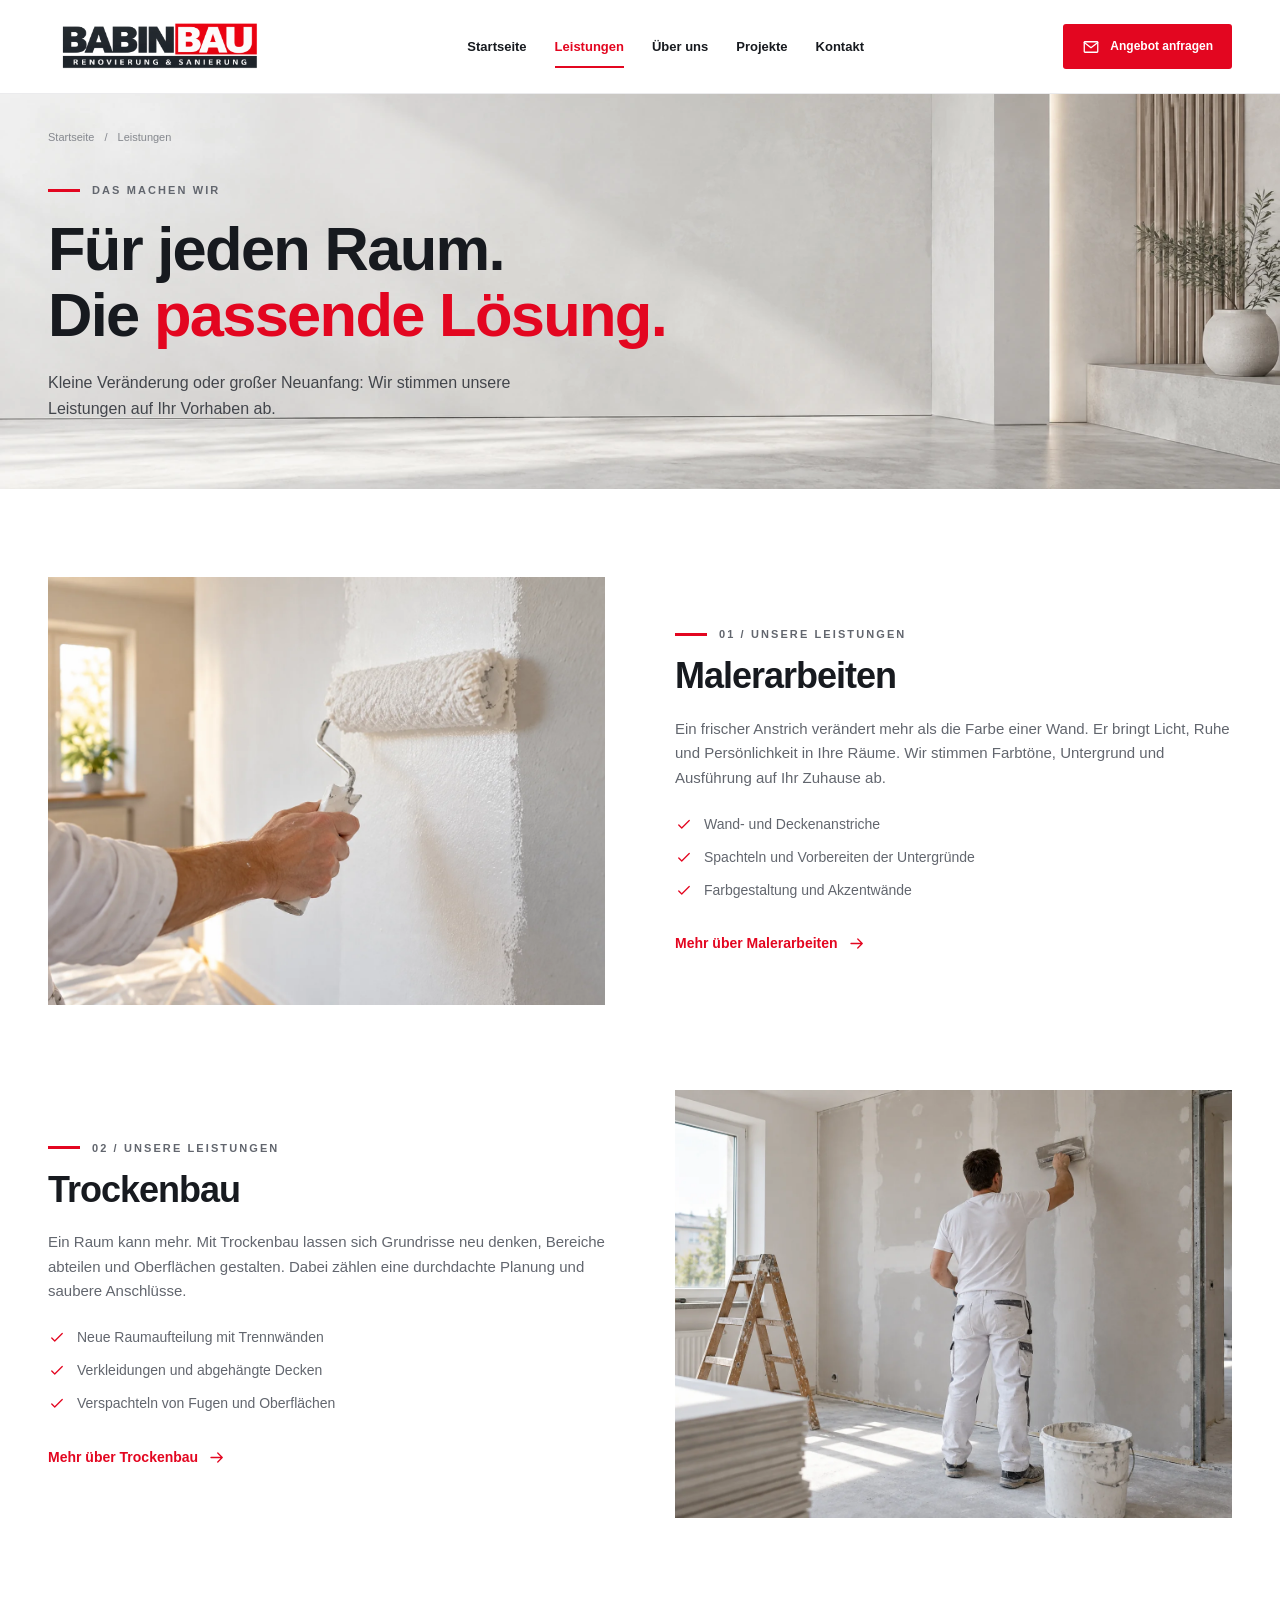
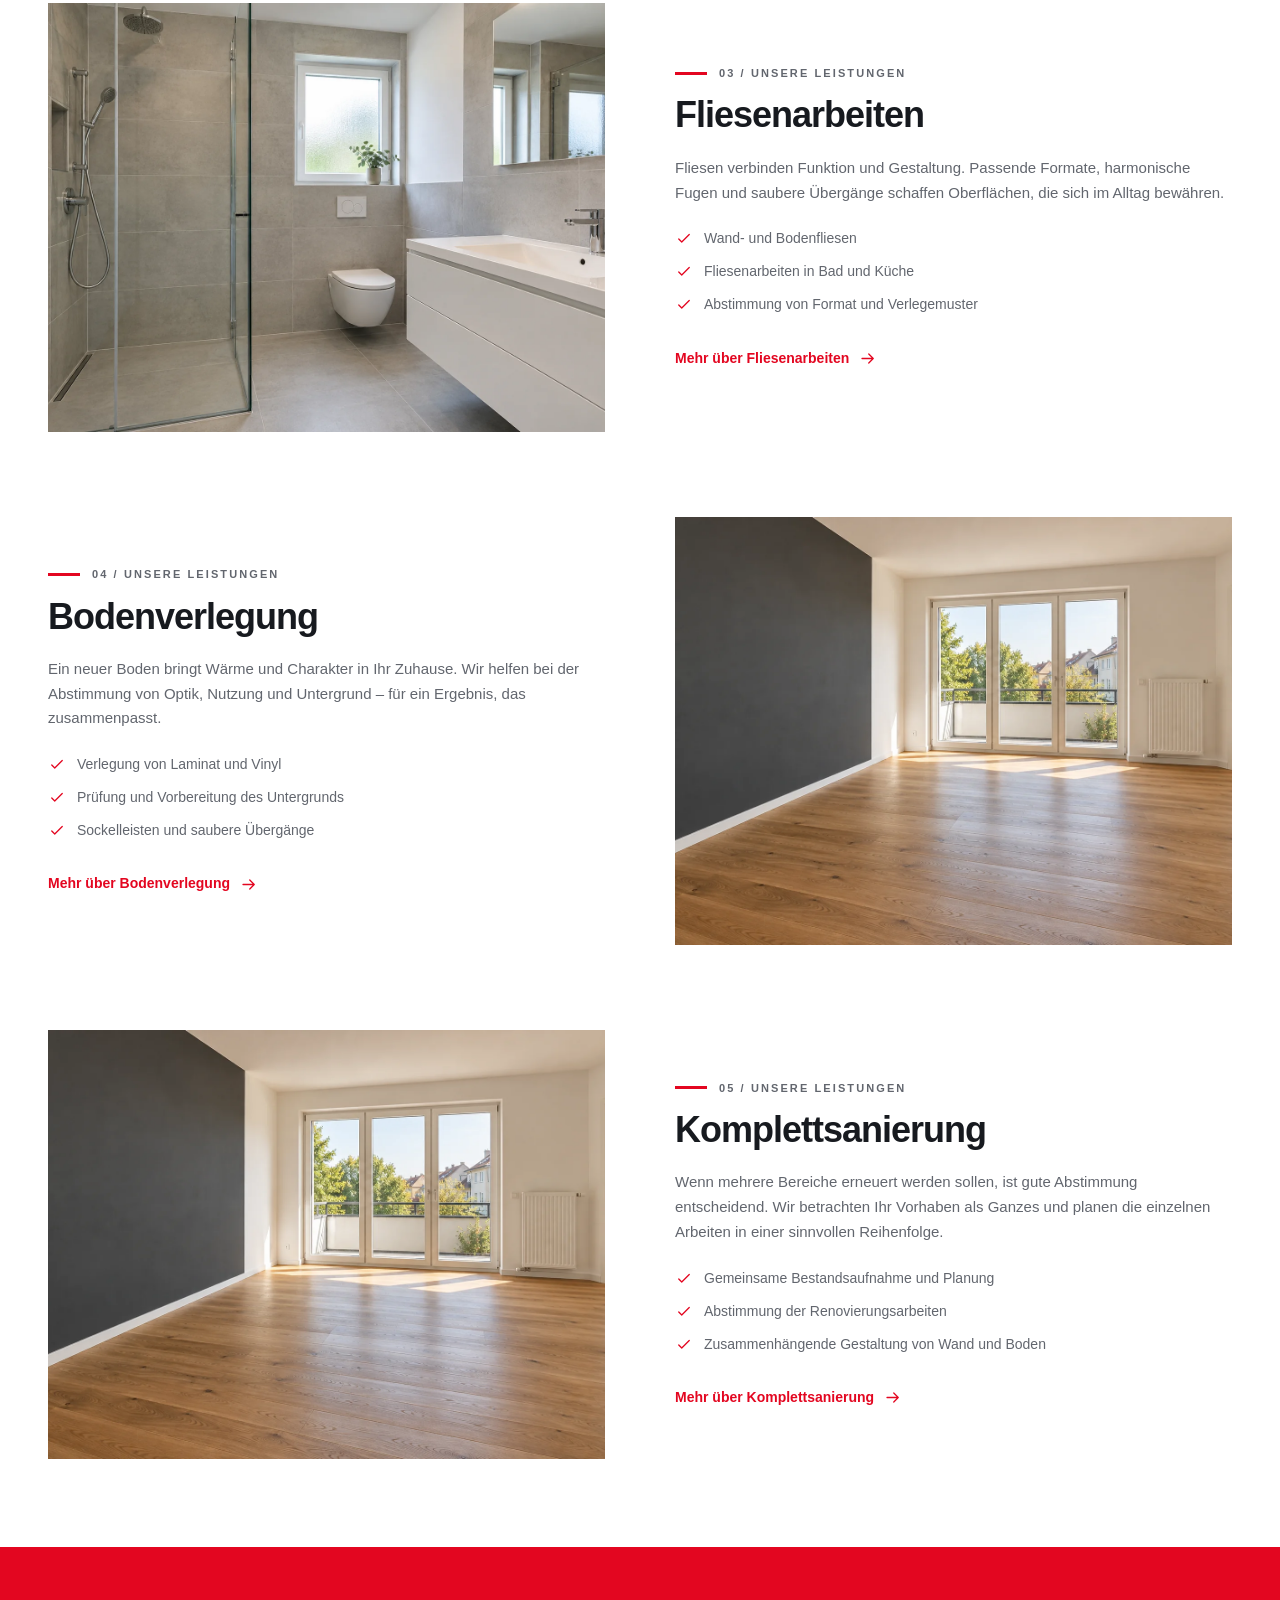
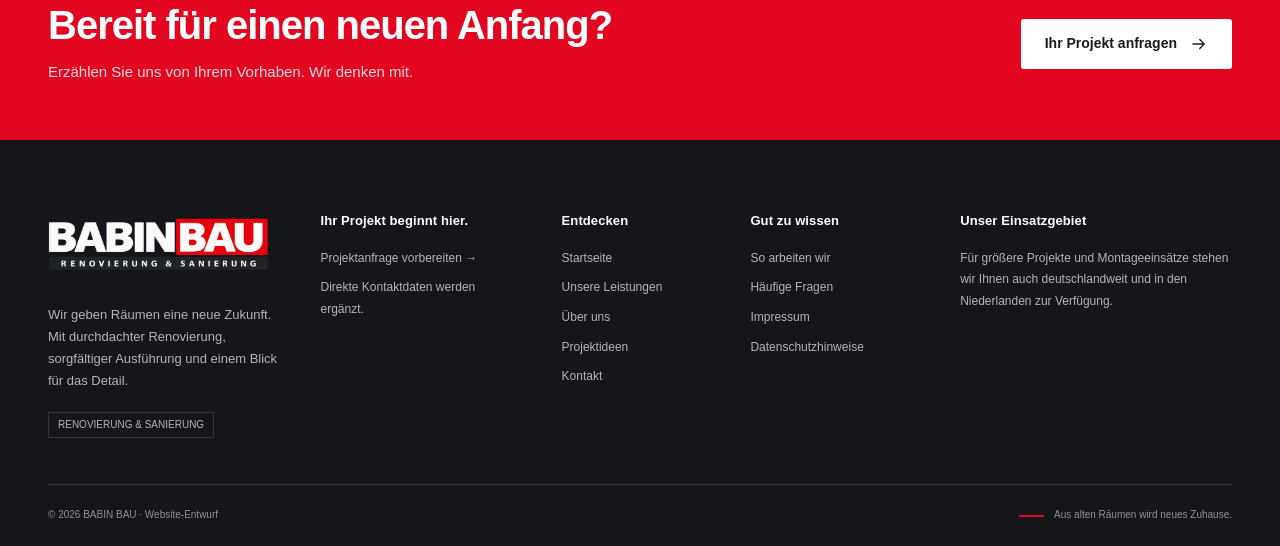
<file: leistungen.html>
<!DOCTYPE html>
<html lang="de"><head><meta charset="utf-8"/><meta content="width=device-width, initial-scale=1" name="viewport"/><meta content="#e30620" name="theme-color"/><meta name="robots" content="index,follow,max-image-preview:large"/><title>Unsere Leistungen | BABIN BAU</title><meta content="Malerarbeiten, Trockenbau, Fliesen, Bodenverlegung und Komplettsanierung: Entdecken Sie die Leistungen von BABIN BAU." name="description"/><link rel="canonical" href="leistungen.html"/><meta content="website" property="og:type"/><meta content="de_DE" property="og:locale"/><meta content="Unsere Leistungen | BABIN BAU" property="og:title"/><meta content="Malerarbeiten, Trockenbau, Fliesen, Bodenverlegung und Komplettsanierung: Entdecken Sie die Leistungen von BABIN BAU." property="og:description"/><meta property="og:image" content="assets/social-preview.jpg"/><meta property="og:image:type" content="image/jpeg"/><meta property="og:image:width" content="1200"/><meta property="og:image:height" content="630"/><meta property="og:image:alt" content="BABIN BAU – Renovierung &amp; Sanierung Logo"/><meta name="twitter:card" content="summary_large_image"/><meta name="twitter:image" content="assets/social-preview.jpg"/><link rel="image_src" href="assets/social-preview.jpg"/><link rel="icon" href="assets/favicon.svg" type="image/svg+xml"/><link rel="icon" href="assets/favicon-48.png" type="image/png" sizes="48x48"/><link rel="icon" href="assets/favicon-96.png" type="image/png" sizes="96x96"/><link rel="shortcut icon" href="favicon.ico" type="image/x-icon"/><link rel="apple-touch-icon" href="assets/apple-touch-icon.png" sizes="180x180"/><link href="assets/styles.css" rel="stylesheet"/><script defer="" src="assets/config.js"></script><script defer="" src="assets/app.js"></script><link href="assets/motion.css" rel="stylesheet"/><script defer="" src="assets/motion.js"></script></head><body id="top"><a class="skip-link" href="#main">Zum Inhalt springen</a><header class="site-header"><div class="container header-inner"><a aria-label="BABIN BAU – zur Startseite" class="brand" href="index.html"><img alt="BABIN BAU – Renovierung und Sanierung" height="86" src="assets/logo-header.png"/></a><nav aria-label="Hauptnavigation" class="main-nav" id="main-navigation"><a href="index.html">Startseite</a><a aria-current="page" href="leistungen.html">Leistungen</a><a href="ueber-uns.html">Über uns</a><a href="projekte.html">Projekte</a><a href="kontakt.html">Kontakt</a><a class="btn btn-primary mobile-contact" href="kontakt.html">Angebot anfragen <svg aria-hidden="true" class="icon" viewbox="0 0 24 24"><path d="M4 12h15m-6-6 6 6-6 6"></path></svg></a></nav><a class="btn btn-primary header-cta" href="kontakt.html"><svg aria-hidden="true" class="icon" viewbox="0 0 24 24"><rect height="14" rx="1" width="18" x="3" y="5"></rect><path d="m3 6 9 7 9-7"></path></svg>Angebot anfragen</a><button aria-controls="main-navigation" aria-expanded="false" aria-label="Menü öffnen" class="menu-toggle" type="button"><span class="menu-icon" aria-hidden="true"><span></span><span></span><span></span></span></button></div></header><main id="main"><section class="page-intro page-intro--leistungen"><div class="container"><nav aria-label="Brotkrümelnavigation" class="breadcrumb"><a href="index.html">Startseite</a><span aria-hidden="true">/</span><span aria-current="page">Leistungen</span></nav><div class="intro-inner"><div><span class="eyebrow">Das machen wir</span><h1>Für jeden Raum.<br/>Die <em>passende Lösung.</em></h1></div><p>Kleine Veränderung oder großer Neuanfang: Wir stimmen unsere Leistungen auf Ihr Vorhaben ab.</p></div></div></section><section class="section"><div class="container service-rows"><article class="service-row" id="malerarbeiten"><a aria-hidden="true" class="service-row-photo" href="malerarbeiten.html" tabindex="-1"><img alt="Maler trägt weiße Farbe mit einer Rolle auf eine Wand auf" data-fallback-src="assets/painting.webp" data-remote-src="https://img.kleinanzeigen.de/api/v1/prod-ads/images/b6/b6efa81e-6d5e-4fda-901d-4bba9e14c8ef?rule=%24_59.AUTO" decoding="async" loading="lazy" referrerpolicy="no-referrer" src="assets/painting.webp"/></a><div class="service-row-copy"><span class="eyebrow">01 / Unsere Leistungen</span><h2>Malerarbeiten</h2><p>Ein frischer Anstrich verändert mehr als die Farbe einer Wand. Er bringt Licht, Ruhe und Persönlichkeit in Ihre Räume. Wir stimmen Farbtöne, Untergrund und Ausführung auf Ihr Zuhause ab.</p><ul class="check-list"><li><svg aria-hidden="true" class="icon" viewbox="0 0 24 24"><path d="m5 12 4 4L19 6"></path></svg><span>Wand- und Deckenanstriche</span></li><li><svg aria-hidden="true" class="icon" viewbox="0 0 24 24"><path d="m5 12 4 4L19 6"></path></svg><span>Spachteln und Vorbereiten der Untergründe</span></li><li><svg aria-hidden="true" class="icon" viewbox="0 0 24 24"><path d="m5 12 4 4L19 6"></path></svg><span>Farbgestaltung und Akzentwände</span></li></ul><a class="text-link" href="malerarbeiten.html">Mehr über Malerarbeiten<svg aria-hidden="true" class="icon" viewbox="0 0 24 24"><path d="M4 12h15m-6-6 6 6-6 6"></path></svg></a></div></article><article class="service-row" id="trockenbau"><a aria-hidden="true" class="service-row-photo" href="trockenbau.html" tabindex="-1"><img alt="Handwerker verspachtelt eine Trockenbauwand im Innenausbau" data-fallback-src="assets/drywall.webp" data-remote-src="https://img.kleinanzeigen.de/api/v1/prod-ads/images/00/00e44f42-0599-4bf8-a18b-f530e2aaf91b?rule=%24_59.AUTO" decoding="async" loading="lazy" referrerpolicy="no-referrer" src="assets/drywall.webp"/></a><div class="service-row-copy"><span class="eyebrow">02 / Unsere Leistungen</span><h2>Trockenbau</h2><p>Ein Raum kann mehr. Mit Trockenbau lassen sich Grundrisse neu denken, Bereiche abteilen und Oberflächen gestalten. Dabei zählen eine durchdachte Planung und saubere Anschlüsse.</p><ul class="check-list"><li><svg aria-hidden="true" class="icon" viewbox="0 0 24 24"><path d="m5 12 4 4L19 6"></path></svg><span>Neue Raumaufteilung mit Trennwänden</span></li><li><svg aria-hidden="true" class="icon" viewbox="0 0 24 24"><path d="m5 12 4 4L19 6"></path></svg><span>Verkleidungen und abgehängte Decken</span></li><li><svg aria-hidden="true" class="icon" viewbox="0 0 24 24"><path d="m5 12 4 4L19 6"></path></svg><span>Verspachteln von Fugen und Oberflächen</span></li></ul><a class="text-link" href="trockenbau.html">Mehr über Trockenbau<svg aria-hidden="true" class="icon" viewbox="0 0 24 24"><path d="M4 12h15m-6-6 6 6-6 6"></path></svg></a></div></article><article class="service-row" id="fliesenarbeiten"><a aria-hidden="true" class="service-row-photo" href="fliesenarbeiten.html" tabindex="-1"><img alt="Modernes Badezimmer mit hellgrauen Fliesen und gläserner Dusche" data-fallback-src="assets/bathroom.webp" data-remote-src="https://img.kleinanzeigen.de/api/v1/prod-ads/images/d2/d2ec4940-5b46-4478-92a0-dfd5f2471427?rule=%24_59.AUTO" decoding="async" loading="lazy" referrerpolicy="no-referrer" src="assets/bathroom.webp"/></a><div class="service-row-copy"><span class="eyebrow">03 / Unsere Leistungen</span><h2>Fliesenarbeiten</h2><p>Fliesen verbinden Funktion und Gestaltung. Passende Formate, harmonische Fugen und saubere Übergänge schaffen Oberflächen, die sich im Alltag bewähren.</p><ul class="check-list"><li><svg aria-hidden="true" class="icon" viewbox="0 0 24 24"><path d="m5 12 4 4L19 6"></path></svg><span>Wand- und Bodenfliesen</span></li><li><svg aria-hidden="true" class="icon" viewbox="0 0 24 24"><path d="m5 12 4 4L19 6"></path></svg><span>Fliesenarbeiten in Bad und Küche</span></li><li><svg aria-hidden="true" class="icon" viewbox="0 0 24 24"><path d="m5 12 4 4L19 6"></path></svg><span>Abstimmung von Format und Verlegemuster</span></li></ul><a class="text-link" href="fliesenarbeiten.html">Mehr über Fliesenarbeiten<svg aria-hidden="true" class="icon" viewbox="0 0 24 24"><path d="M4 12h15m-6-6 6 6-6 6"></path></svg></a></div></article><article class="service-row" id="bodenverlegung"><a aria-hidden="true" class="service-row-photo" href="bodenverlegung.html" tabindex="-1"><img alt="Warmer Holzfußboden in einem frisch renovierten Wohnraum" data-fallback-src="assets/hero.webp" data-remote-src="https://img.kleinanzeigen.de/api/v1/prod-ads/images/ec/ec85100f-ef8c-4dc4-b5b8-d96bf6b40166?rule=%24_59.AUTO" decoding="async" loading="lazy" referrerpolicy="no-referrer" src="assets/hero.webp"/></a><div class="service-row-copy"><span class="eyebrow">04 / Unsere Leistungen</span><h2>Bodenverlegung</h2><p>Ein neuer Boden bringt Wärme und Charakter in Ihr Zuhause. Wir helfen bei der Abstimmung von Optik, Nutzung und Untergrund – für ein Ergebnis, das zusammenpasst.</p><ul class="check-list"><li><svg aria-hidden="true" class="icon" viewbox="0 0 24 24"><path d="m5 12 4 4L19 6"></path></svg><span>Verlegung von Laminat und Vinyl</span></li><li><svg aria-hidden="true" class="icon" viewbox="0 0 24 24"><path d="m5 12 4 4L19 6"></path></svg><span>Prüfung und Vorbereitung des Untergrunds</span></li><li><svg aria-hidden="true" class="icon" viewbox="0 0 24 24"><path d="m5 12 4 4L19 6"></path></svg><span>Sockelleisten und saubere Übergänge</span></li></ul><a class="text-link" href="bodenverlegung.html">Mehr über Bodenverlegung<svg aria-hidden="true" class="icon" viewbox="0 0 24 24"><path d="M4 12h15m-6-6 6 6-6 6"></path></svg></a></div></article><article class="service-row" id="komplettsanierung"><a aria-hidden="true" class="service-row-photo" href="komplettsanierung.html" tabindex="-1"><img alt="Helle renovierte Wohnung mit weiß gestrichenen Wänden und Holzfußboden" data-fallback-src="assets/hero.webp" data-remote-src="https://img.kleinanzeigen.de/api/v1/prod-ads/images/ec/ec85100f-ef8c-4dc4-b5b8-d96bf6b40166?rule=%24_59.AUTO" decoding="async" loading="lazy" referrerpolicy="no-referrer" src="assets/hero.webp"/></a><div class="service-row-copy"><span class="eyebrow">05 / Unsere Leistungen</span><h2>Komplettsanierung</h2><p>Wenn mehrere Bereiche erneuert werden sollen, ist gute Abstimmung entscheidend. Wir betrachten Ihr Vorhaben als Ganzes und planen die einzelnen Arbeiten in einer sinnvollen Reihenfolge.</p><ul class="check-list"><li><svg aria-hidden="true" class="icon" viewbox="0 0 24 24"><path d="m5 12 4 4L19 6"></path></svg><span>Gemeinsame Bestandsaufnahme und Planung</span></li><li><svg aria-hidden="true" class="icon" viewbox="0 0 24 24"><path d="m5 12 4 4L19 6"></path></svg><span>Abstimmung der Renovierungsarbeiten</span></li><li><svg aria-hidden="true" class="icon" viewbox="0 0 24 24"><path d="m5 12 4 4L19 6"></path></svg><span>Zusammenhängende Gestaltung von Wand und Boden</span></li></ul><a class="text-link" href="komplettsanierung.html">Mehr über Komplettsanierung<svg aria-hidden="true" class="icon" viewbox="0 0 24 24"><path d="M4 12h15m-6-6 6 6-6 6"></path></svg></a></div></article></div></section><section class="cta-section"><div class="container cta-inner"><div><h2>Bereit für einen neuen Anfang?</h2><p>Erzählen Sie uns von Ihrem Vorhaben. Wir denken mit.</p></div><a class="btn btn-white" href="kontakt.html">Ihr Projekt anfragen<svg aria-hidden="true" class="icon" viewbox="0 0 24 24"><path d="M4 12h15m-6-6 6 6-6 6"></path></svg></a></div></section></main><footer class="site-footer"><div class="container"><div class="footer-grid footer-grid-with-area"><div class="footer-brand"><a aria-label="BABIN BAU – zur Startseite" class="brand" href="index.html"><img alt="BABIN BAU – Renovierung und Sanierung" height="86" src="assets/logo-footer.png"/></a><p>Wir geben Räumen eine neue Zukunft. Mit durchdachter Renovierung, sorgfältiger Ausführung und einem Blick für das Detail.</p><span class="footer-tag">RENOVIERUNG &amp; SANIERUNG</span></div><div class="footer-col"><h3>Ihr Projekt beginnt hier.</h3><a href="kontakt.html">Projektanfrage vorbereiten →</a><p class="footer-contact-note" data-contact-placeholder="">Direkte Kontaktdaten werden ergänzt.</p><a data-contact-email="" hidden=""></a><a data-contact-phone="" hidden=""></a><p data-contact-address="" hidden=""></p><a data-contact-instagram="" hidden="" rel="noopener" target="_blank"></a></div><div class="footer-col"><h3>Entdecken</h3><a href="index.html">Startseite</a><a href="leistungen.html">Unsere Leistungen</a><a href="ueber-uns.html">Über uns</a><a href="projekte.html">Projektideen</a><a href="kontakt.html">Kontakt</a></div><div class="footer-col"><h3>Gut zu wissen</h3><a href="index.html#ablauf">So arbeiten wir</a><a href="index.html#fragen">Häufige Fragen</a><a href="impressum.html">Impressum</a><a href="datenschutz.html">Datenschutzhinweise</a></div><div class="footer-col footer-service-area"><h3>Unser Einsatzgebiet</h3><p>Für größere Projekte und Montageeinsätze stehen wir Ihnen auch deutschlandweit und in den Niederlanden zur Verfügung.</p></div></div><div class="footer-bottom"><span>© 2026 BABIN BAU · Website-Entwurf</span><span>Aus alten Räumen wird neues Zuhause.</span></div></div></footer><a aria-label="Zurück nach oben" class="back-to-top" href="#top"><svg aria-hidden="true" class="icon" viewbox="0 0 24 24"><path d="M12 20V4m-6 6 6-6 6 6"></path></svg></a></body></html>
</file>
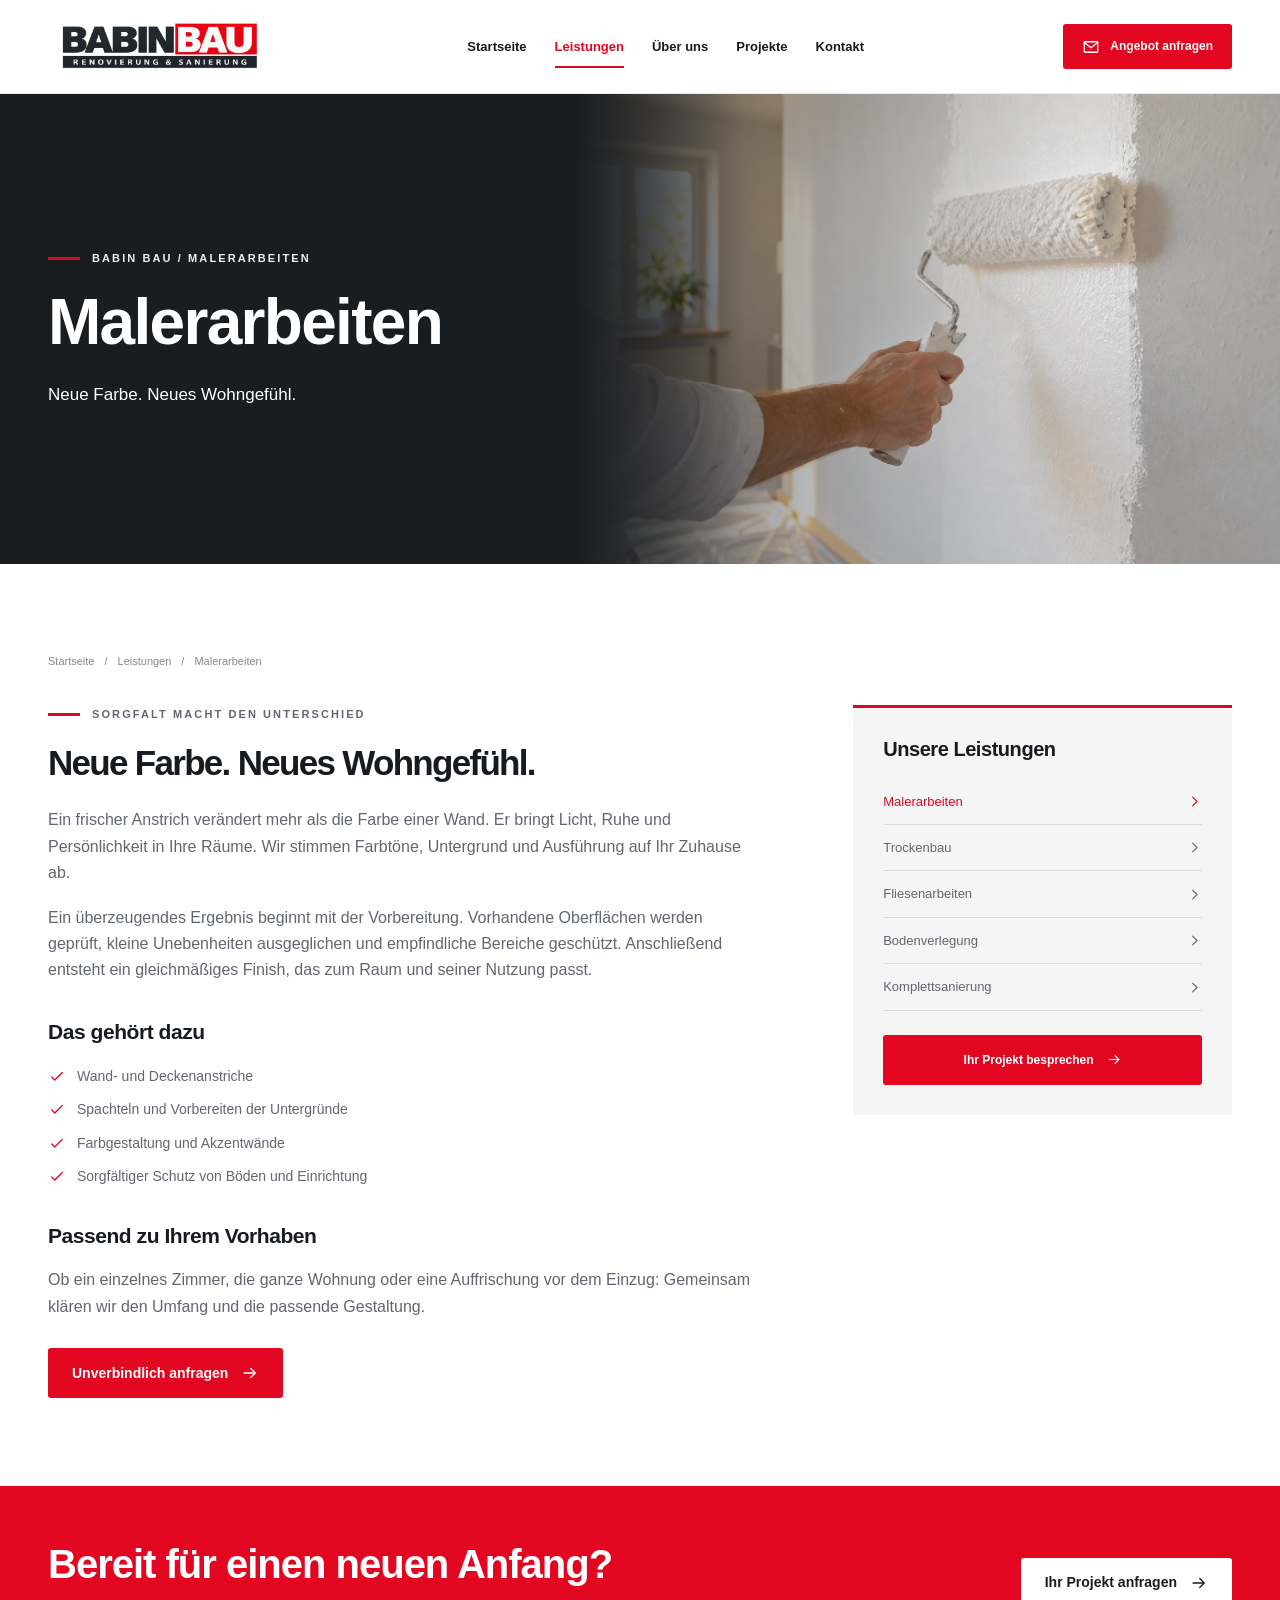
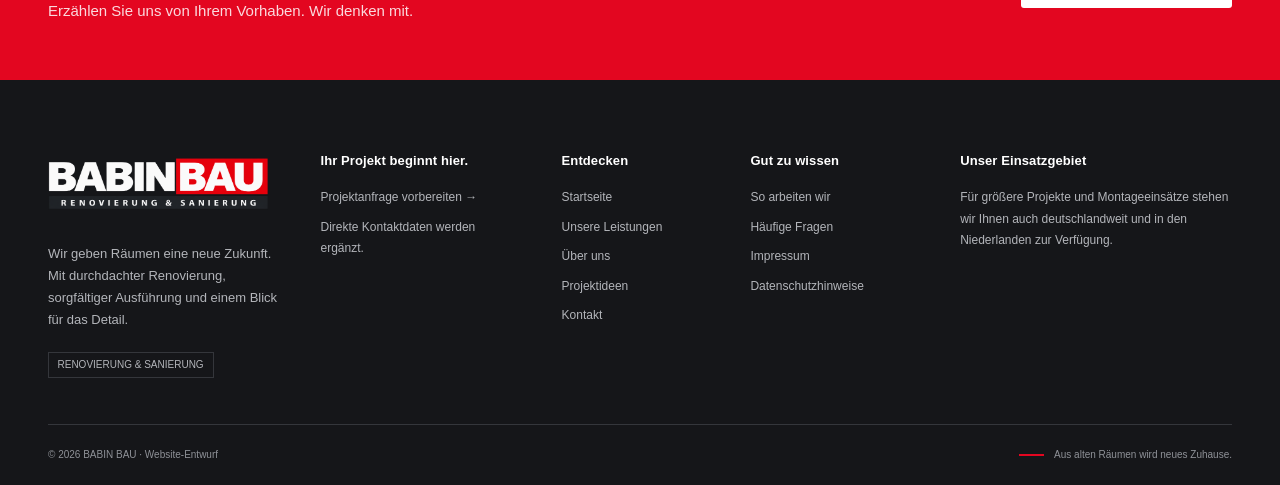
<file: malerarbeiten.html>
<!DOCTYPE html>
<html lang="de"><head><meta charset="utf-8"/><meta content="width=device-width, initial-scale=1" name="viewport"/><meta content="#e30620" name="theme-color"/><meta name="robots" content="index,follow,max-image-preview:large"/><title>Malerarbeiten | BABIN BAU</title><meta content="Frische Farben und saubere Oberflächen für ein neues Wohngefühl. BABIN BAU – Renovierung &amp; Sanierung." name="description"/><link rel="canonical" href="malerarbeiten.html"/><meta content="website" property="og:type"/><meta content="de_DE" property="og:locale"/><meta content="Malerarbeiten | BABIN BAU" property="og:title"/><meta content="Frische Farben und saubere Oberflächen für ein neues Wohngefühl. BABIN BAU – Renovierung &amp; Sanierung." property="og:description"/><meta property="og:image" content="assets/social-preview.jpg"/><meta property="og:image:type" content="image/jpeg"/><meta property="og:image:width" content="1200"/><meta property="og:image:height" content="630"/><meta property="og:image:alt" content="BABIN BAU – Renovierung &amp; Sanierung Logo"/><meta name="twitter:card" content="summary_large_image"/><meta name="twitter:image" content="assets/social-preview.jpg"/><link rel="image_src" href="assets/social-preview.jpg"/><link rel="icon" href="assets/favicon.svg" type="image/svg+xml"/><link rel="icon" href="assets/favicon-48.png" type="image/png" sizes="48x48"/><link rel="icon" href="assets/favicon-96.png" type="image/png" sizes="96x96"/><link rel="shortcut icon" href="favicon.ico" type="image/x-icon"/><link rel="apple-touch-icon" href="assets/apple-touch-icon.png" sizes="180x180"/><link href="assets/styles.css" rel="stylesheet"/><script defer="" src="assets/config.js"></script><script defer="" src="assets/app.js"></script><link href="assets/motion.css" rel="stylesheet"/><script defer="" src="assets/motion.js"></script></head><body id="top"><a class="skip-link" href="#main">Zum Inhalt springen</a><header class="site-header"><div class="container header-inner"><a aria-label="BABIN BAU – zur Startseite" class="brand" href="index.html"><img alt="BABIN BAU – Renovierung und Sanierung" height="86" src="assets/logo-header.png"/></a><nav aria-label="Hauptnavigation" class="main-nav" id="main-navigation"><a href="index.html">Startseite</a><a aria-current="page" href="leistungen.html">Leistungen</a><a href="ueber-uns.html">Über uns</a><a href="projekte.html">Projekte</a><a href="kontakt.html">Kontakt</a><a class="btn btn-primary mobile-contact" href="kontakt.html">Angebot anfragen <svg aria-hidden="true" class="icon" viewbox="0 0 24 24"><path d="M4 12h15m-6-6 6 6-6 6"></path></svg></a></nav><a class="btn btn-primary header-cta" href="kontakt.html"><svg aria-hidden="true" class="icon" viewbox="0 0 24 24"><rect height="14" rx="1" width="18" x="3" y="5"></rect><path d="m3 6 9 7 9-7"></path></svg>Angebot anfragen</a><button aria-controls="main-navigation" aria-expanded="false" aria-label="Menü öffnen" class="menu-toggle" type="button"><span class="menu-icon" aria-hidden="true"><span></span><span></span><span></span></span></button></div></header><main id="main"><section class="detail-hero"><img alt="Maler trägt weiße Farbe mit einer Rolle auf eine Wand auf" data-fallback-src="assets/painting.webp" data-remote-src="https://img.kleinanzeigen.de/api/v1/prod-ads/images/b6/b6efa81e-6d5e-4fda-901d-4bba9e14c8ef?rule=%24_59.AUTO" decoding="async" fetchpriority="high" referrerpolicy="no-referrer" src="assets/painting.webp"/><div class="container"><span class="eyebrow">BABIN BAU / Malerarbeiten</span><h1>Malerarbeiten</h1><p>Neue Farbe. Neues Wohngefühl.</p></div></section><section class="section"><div class="container"><nav aria-label="Brotkrümelnavigation" class="breadcrumb"><a href="index.html">Startseite</a><span>/</span><a href="leistungen.html">Leistungen</a><span>/</span><span aria-current="page">Malerarbeiten</span></nav><div class="detail-content"><div class="detail-main"><span class="eyebrow">Sorgfalt macht den Unterschied</span><h2>Neue Farbe. Neues Wohngefühl.</h2><p>Ein frischer Anstrich verändert mehr als die Farbe einer Wand. Er bringt Licht, Ruhe und Persönlichkeit in Ihre Räume. Wir stimmen Farbtöne, Untergrund und Ausführung auf Ihr Zuhause ab.</p><p>Ein überzeugendes Ergebnis beginnt mit der Vorbereitung. Vorhandene Oberflächen werden geprüft, kleine Unebenheiten ausgeglichen und empfindliche Bereiche geschützt. Anschließend entsteht ein gleichmäßiges Finish, das zum Raum und seiner Nutzung passt.</p><h3>Das gehört dazu</h3><ul class="check-list"><li><svg aria-hidden="true" class="icon" viewbox="0 0 24 24"><path d="m5 12 4 4L19 6"></path></svg><span>Wand- und Deckenanstriche</span></li><li><svg aria-hidden="true" class="icon" viewbox="0 0 24 24"><path d="m5 12 4 4L19 6"></path></svg><span>Spachteln und Vorbereiten der Untergründe</span></li><li><svg aria-hidden="true" class="icon" viewbox="0 0 24 24"><path d="m5 12 4 4L19 6"></path></svg><span>Farbgestaltung und Akzentwände</span></li><li><svg aria-hidden="true" class="icon" viewbox="0 0 24 24"><path d="m5 12 4 4L19 6"></path></svg><span>Sorgfältiger Schutz von Böden und Einrichtung</span></li></ul><h3>Passend zu Ihrem Vorhaben</h3><p>Ob ein einzelnes Zimmer, die ganze Wohnung oder eine Auffrischung vor dem Einzug: Gemeinsam klären wir den Umfang und die passende Gestaltung.</p><div class="button-row"><a class="btn btn-primary" href="kontakt.html?leistung=malerarbeiten">Unverbindlich anfragen<svg aria-hidden="true" class="icon" viewbox="0 0 24 24"><path d="M4 12h15m-6-6 6 6-6 6"></path></svg></a></div></div><aside class="detail-sidebar"><h3>Unsere Leistungen</h3><a aria-current="page" class="active" href="malerarbeiten.html">Malerarbeiten<svg aria-hidden="true" class="icon" viewbox="0 0 24 24"><path d="m9 5 7 7-7 7"></path></svg></a><a href="trockenbau.html">Trockenbau<svg aria-hidden="true" class="icon" viewbox="0 0 24 24"><path d="m9 5 7 7-7 7"></path></svg></a><a href="fliesenarbeiten.html">Fliesenarbeiten<svg aria-hidden="true" class="icon" viewbox="0 0 24 24"><path d="m9 5 7 7-7 7"></path></svg></a><a href="bodenverlegung.html">Bodenverlegung<svg aria-hidden="true" class="icon" viewbox="0 0 24 24"><path d="m9 5 7 7-7 7"></path></svg></a><a href="komplettsanierung.html">Komplettsanierung<svg aria-hidden="true" class="icon" viewbox="0 0 24 24"><path d="m9 5 7 7-7 7"></path></svg></a><a class="btn btn-primary" href="kontakt.html?leistung=malerarbeiten">Ihr Projekt besprechen<svg aria-hidden="true" class="icon" viewbox="0 0 24 24"><path d="M4 12h15m-6-6 6 6-6 6"></path></svg></a></aside></div></div></section><section class="cta-section"><div class="container cta-inner"><div><h2>Bereit für einen neuen Anfang?</h2><p>Erzählen Sie uns von Ihrem Vorhaben. Wir denken mit.</p></div><a class="btn btn-white" href="kontakt.html">Ihr Projekt anfragen<svg aria-hidden="true" class="icon" viewbox="0 0 24 24"><path d="M4 12h15m-6-6 6 6-6 6"></path></svg></a></div></section></main><footer class="site-footer"><div class="container"><div class="footer-grid footer-grid-with-area"><div class="footer-brand"><a aria-label="BABIN BAU – zur Startseite" class="brand" href="index.html"><img alt="BABIN BAU – Renovierung und Sanierung" height="86" src="assets/logo-footer.png"/></a><p>Wir geben Räumen eine neue Zukunft. Mit durchdachter Renovierung, sorgfältiger Ausführung und einem Blick für das Detail.</p><span class="footer-tag">RENOVIERUNG &amp; SANIERUNG</span></div><div class="footer-col"><h3>Ihr Projekt beginnt hier.</h3><a href="kontakt.html">Projektanfrage vorbereiten →</a><p class="footer-contact-note" data-contact-placeholder="">Direkte Kontaktdaten werden ergänzt.</p><a data-contact-email="" hidden=""></a><a data-contact-phone="" hidden=""></a><p data-contact-address="" hidden=""></p><a data-contact-instagram="" hidden="" rel="noopener" target="_blank"></a></div><div class="footer-col"><h3>Entdecken</h3><a href="index.html">Startseite</a><a href="leistungen.html">Unsere Leistungen</a><a href="ueber-uns.html">Über uns</a><a href="projekte.html">Projektideen</a><a href="kontakt.html">Kontakt</a></div><div class="footer-col"><h3>Gut zu wissen</h3><a href="index.html#ablauf">So arbeiten wir</a><a href="index.html#fragen">Häufige Fragen</a><a href="impressum.html">Impressum</a><a href="datenschutz.html">Datenschutzhinweise</a></div><div class="footer-col footer-service-area"><h3>Unser Einsatzgebiet</h3><p>Für größere Projekte und Montageeinsätze stehen wir Ihnen auch deutschlandweit und in den Niederlanden zur Verfügung.</p></div></div><div class="footer-bottom"><span>© 2026 BABIN BAU · Website-Entwurf</span><span>Aus alten Räumen wird neues Zuhause.</span></div></div></footer><a aria-label="Zurück nach oben" class="back-to-top" href="#top"><svg aria-hidden="true" class="icon" viewbox="0 0 24 24"><path d="M12 20V4m-6 6 6-6 6 6"></path></svg></a></body></html>
</file>
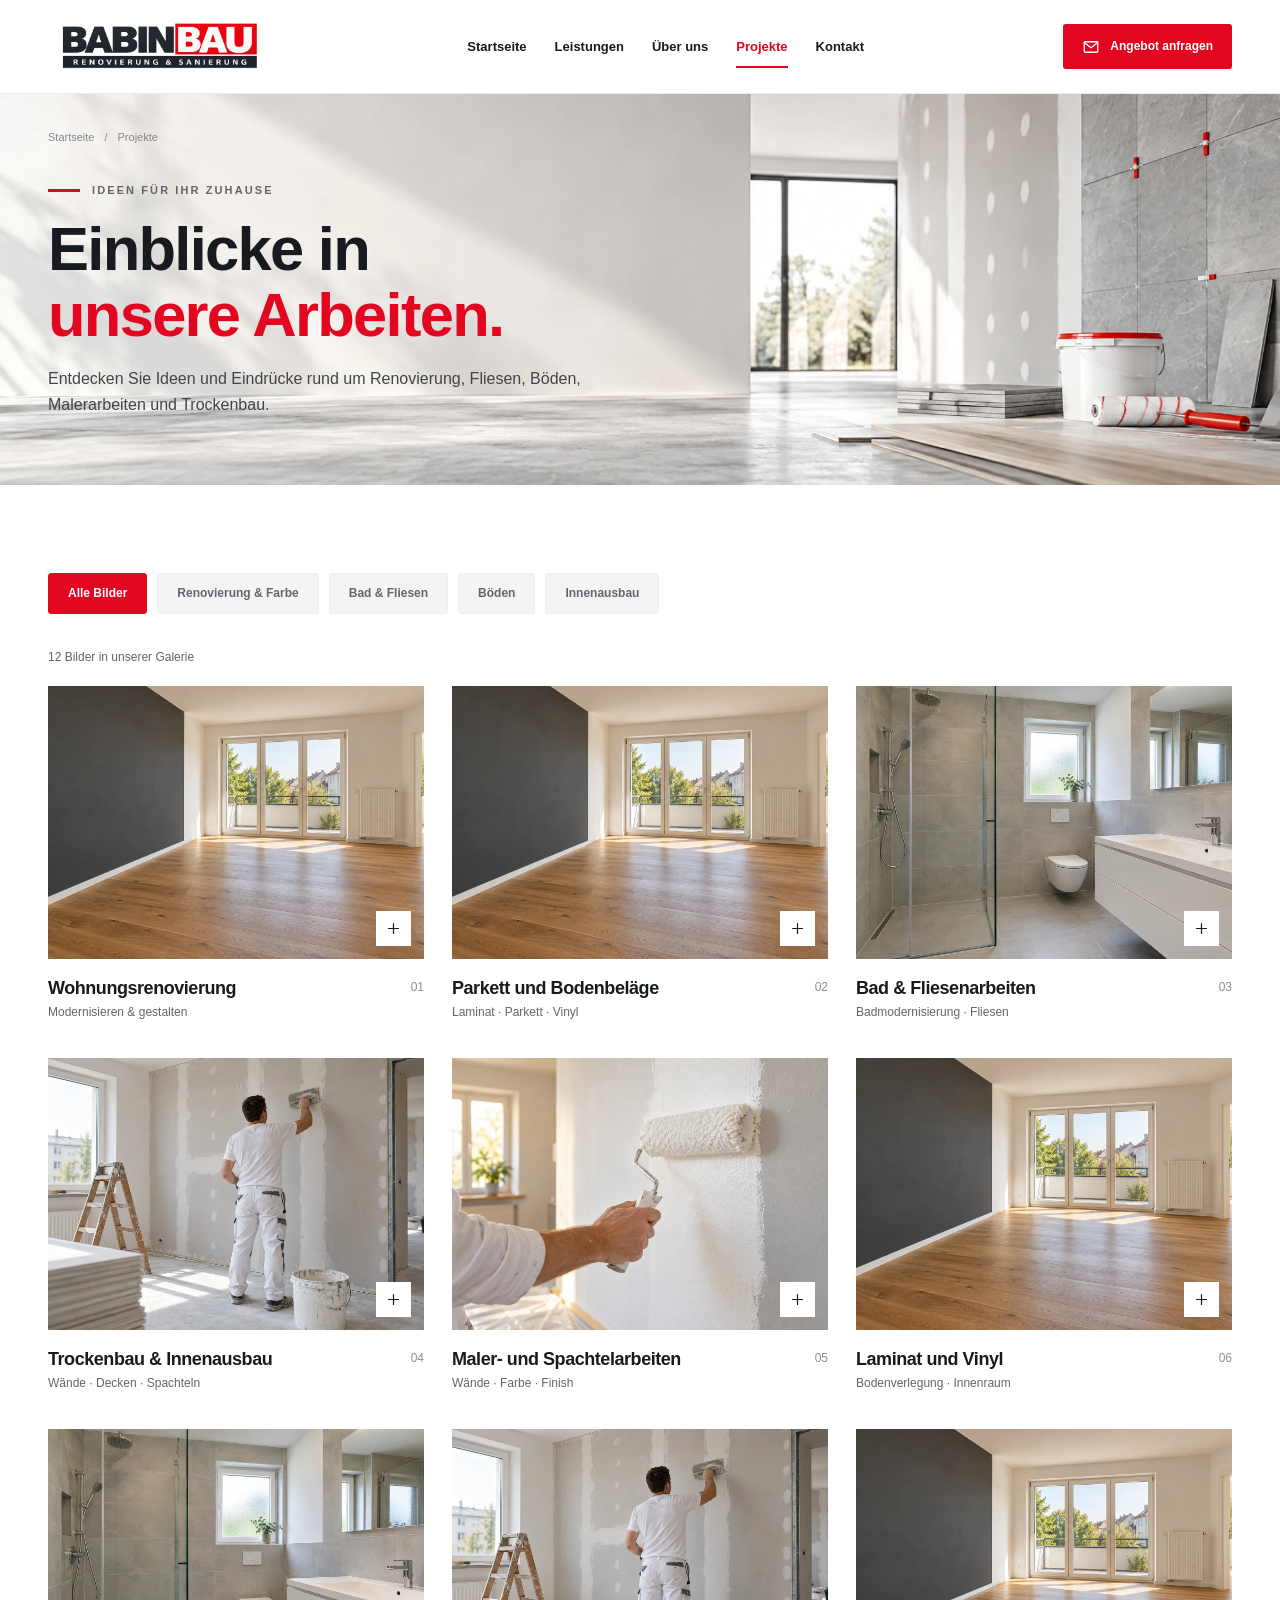
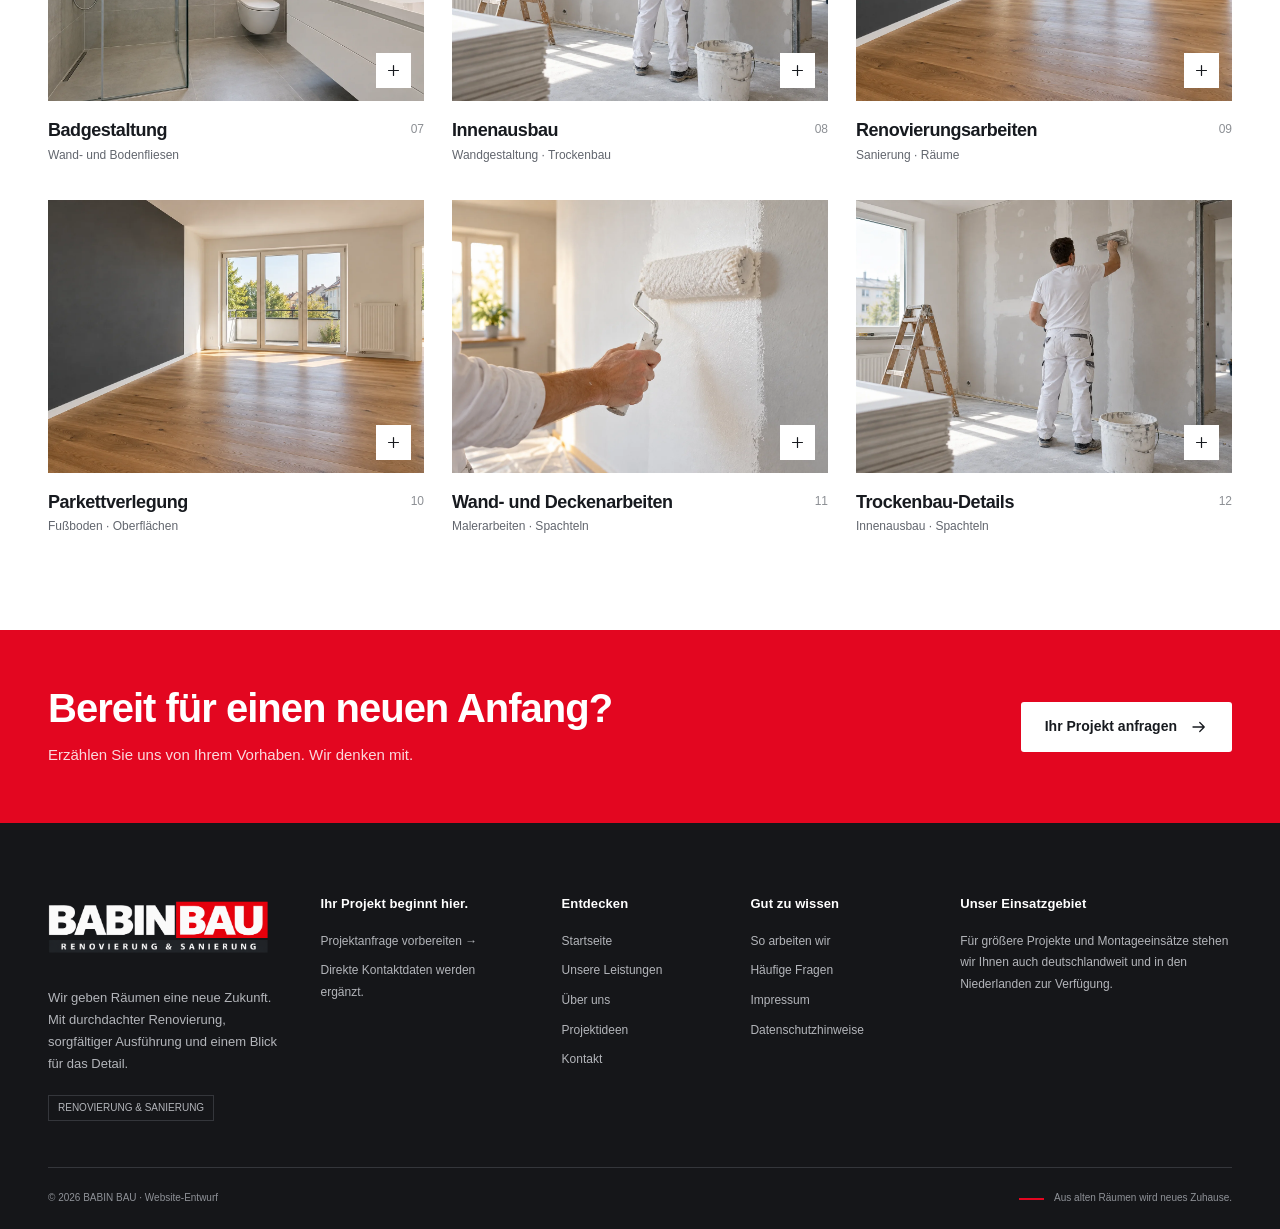
<file: projekte.html>
<!DOCTYPE html>

<html lang="de"><head><meta charset="utf-8"/><meta content="width=device-width, initial-scale=1" name="viewport"/><meta content="#e30620" name="theme-color"/><meta name="robots" content="index,follow,max-image-preview:large"/><title>Einblicke &amp; Projekte | BABIN BAU</title><meta content="Inspiration für Ihre Renovierung: Gestaltungsideen für Wohnräume, Badezimmer, Malerarbeiten und Innenausbau." name="description"/><link rel="canonical" href="projekte.html"/><meta content="website" property="og:type"/><meta content="de_DE" property="og:locale"/><meta content="Projektideen | BABIN BAU" property="og:title"/><meta content="Inspiration für Ihre Renovierung: Gestaltungsideen für Wohnräume, Badezimmer, Malerarbeiten und Innenausbau." property="og:description"/><meta property="og:image" content="assets/social-preview.jpg"/><meta property="og:image:type" content="image/jpeg"/><meta property="og:image:width" content="1200"/><meta property="og:image:height" content="630"/><meta property="og:image:alt" content="BABIN BAU – Renovierung &amp; Sanierung Logo"/><meta name="twitter:card" content="summary_large_image"/><meta name="twitter:image" content="assets/social-preview.jpg"/><link rel="image_src" href="assets/social-preview.jpg"/><link rel="icon" href="assets/favicon.svg" type="image/svg+xml"/><link rel="icon" href="assets/favicon-48.png" type="image/png" sizes="48x48"/><link rel="icon" href="assets/favicon-96.png" type="image/png" sizes="96x96"/><link rel="shortcut icon" href="favicon.ico" type="image/x-icon"/><link rel="apple-touch-icon" href="assets/apple-touch-icon.png" sizes="180x180"/><link href="assets/styles.css" rel="stylesheet"/><script defer="" src="assets/config.js"></script><script defer="" src="assets/app.js"></script><link href="assets/motion.css" rel="stylesheet"/><script defer="" src="assets/motion.js"></script></head><body id="top"><a class="skip-link" href="#main">Zum Inhalt springen</a><header class="site-header"><div class="container header-inner"><a aria-label="BABIN BAU – zur Startseite" class="brand" href="index.html"><img alt="BABIN BAU – Renovierung und Sanierung" height="86" src="assets/logo-header.png"/></a><nav aria-label="Hauptnavigation" class="main-nav" id="main-navigation"><a href="index.html">Startseite</a><a href="leistungen.html">Leistungen</a><a href="ueber-uns.html">Über uns</a><a aria-current="page" href="projekte.html">Projekte</a><a href="kontakt.html">Kontakt</a><a class="btn btn-primary mobile-contact" href="kontakt.html">Angebot anfragen <svg aria-hidden="true" class="icon" viewbox="0 0 24 24"><path d="M4 12h15m-6-6 6 6-6 6"></path></svg></a></nav><a class="btn btn-primary header-cta" href="kontakt.html"><svg aria-hidden="true" class="icon" viewbox="0 0 24 24"><rect height="14" rx="1" width="18" x="3" y="5"></rect><path d="m3 6 9 7 9-7"></path></svg>Angebot anfragen</a><button aria-controls="main-navigation" aria-expanded="false" aria-label="Menü öffnen" class="menu-toggle" type="button"><span class="menu-icon" aria-hidden="true"><span></span><span></span><span></span></span></button></div></header><main id="main"><section class="page-intro page-intro--projekte"><img class="intro-background-image" src="assets/projekte-arbeiten-hero.webp" alt="" aria-hidden="true" decoding="async" fetchpriority="high"/><div class="container"><nav aria-label="Brotkrümelnavigation" class="breadcrumb"><a href="index.html">Startseite</a><span aria-hidden="true">/</span><span aria-current="page">Projekte</span></nav><div class="intro-inner"><div><span class="eyebrow">Ideen für Ihr Zuhause</span><h1>Einblicke in<br/><em>unsere Arbeiten.</em></h1></div><p>Entdecken Sie Ideen und Eindrücke rund um Renovierung, Fliesen, Böden, Malerarbeiten und Trockenbau.</p></div></div></section><section class="section projects-page"><div class="container"><div aria-label="Projektideen filtern" class="filter-row" role="group"><button aria-pressed="true" class="filter-btn" data-filter="all" type="button">Alle Bilder</button><button aria-pressed="false" class="filter-btn" data-filter="wohnen" type="button">Renovierung &amp; Farbe</button><button aria-pressed="false" class="filter-btn" data-filter="bad" type="button">Bad &amp; Fliesen</button><button aria-pressed="false" class="filter-btn" data-filter="boden" type="button">Böden</button><button aria-pressed="false" class="filter-btn" data-filter="ausbau" type="button">Innenausbau</button></div><p aria-live="polite" class="gallery-status">12 Bilder in unserer Galerie</p><div class="projects-grid"><button aria-label="Bild öffnen: Wohnungsrenovierung" class="project-card" data-category="wohnen" data-description="Entdecken Sie Gestaltungsideen und sprechen Sie uns für Ihr eigenes Vorhaben und passende Lösungen an." data-image="https://img.kleinanzeigen.de/api/v1/prod-ads/images/ec/ec85100f-ef8c-4dc4-b5b8-d96bf6b40166?rule=%24_59.AUTO" data-image-fallback="assets/hero.webp" data-project="" data-service="komplettsanierung" data-title="Wohnungsrenovierung" type="button"><div class="project-image"><img alt="BABIN BAU – Wohnungsrenovierung" data-fallback-src="assets/hero.webp" data-remote-src="https://img.kleinanzeigen.de/api/v1/prod-ads/images/ec/ec85100f-ef8c-4dc4-b5b8-d96bf6b40166?rule=%24_59.AUTO" decoding="async" loading="lazy" referrerpolicy="no-referrer" src="assets/hero.webp"/><span class="project-plus"><svg aria-hidden="true" class="icon" viewBox="0 0 24 24"><path d="M12 5v14M5 12h14"></path></svg></span></div><div class="project-meta"><div><h3>Wohnungsrenovierung</h3><p>Modernisieren &amp; gestalten</p></div><span class="project-number">01</span></div></button><button aria-label="Bild öffnen: Parkett und Bodenbeläge" class="project-card" data-category="boden" data-description="Entdecken Sie Gestaltungsideen und sprechen Sie uns für Ihr eigenes Vorhaben und passende Lösungen an." data-image="https://img.kleinanzeigen.de/api/v1/prod-ads/images/15/154421c1-b256-4cc1-9aed-7dcbd8761754?rule=%24_59.AUTO" data-image-fallback="assets/hero.webp" data-project="" data-service="bodenverlegung" data-title="Parkett und Bodenbeläge" type="button"><div class="project-image"><img alt="BABIN BAU – Parkett und Bodenbeläge" data-fallback-src="assets/hero.webp" data-remote-src="https://img.kleinanzeigen.de/api/v1/prod-ads/images/15/154421c1-b256-4cc1-9aed-7dcbd8761754?rule=%24_59.AUTO" decoding="async" loading="lazy" referrerpolicy="no-referrer" src="assets/hero.webp"/><span class="project-plus"><svg aria-hidden="true" class="icon" viewBox="0 0 24 24"><path d="M12 5v14M5 12h14"></path></svg></span></div><div class="project-meta"><div><h3>Parkett und Bodenbeläge</h3><p>Laminat · Parkett · Vinyl</p></div><span class="project-number">02</span></div></button><button aria-label="Bild öffnen: Bad &amp; Fliesenarbeiten" class="project-card" data-category="bad" data-description="Entdecken Sie Gestaltungsideen und sprechen Sie uns für Ihr eigenes Vorhaben und passende Lösungen an." data-image="https://img.kleinanzeigen.de/api/v1/prod-ads/images/d2/d2ec4940-5b46-4478-92a0-dfd5f2471427?rule=%24_59.AUTO" data-image-fallback="assets/bathroom.webp" data-project="" data-service="fliesenarbeiten" data-title="Bad &amp; Fliesenarbeiten" type="button"><div class="project-image"><img alt="BABIN BAU – Bad &amp; Fliesenarbeiten" data-fallback-src="assets/bathroom.webp" data-remote-src="https://img.kleinanzeigen.de/api/v1/prod-ads/images/d2/d2ec4940-5b46-4478-92a0-dfd5f2471427?rule=%24_59.AUTO" decoding="async" loading="lazy" referrerpolicy="no-referrer" src="assets/bathroom.webp"/><span class="project-plus"><svg aria-hidden="true" class="icon" viewBox="0 0 24 24"><path d="M12 5v14M5 12h14"></path></svg></span></div><div class="project-meta"><div><h3>Bad &amp; Fliesenarbeiten</h3><p>Badmodernisierung · Fliesen</p></div><span class="project-number">03</span></div></button><button aria-label="Bild öffnen: Trockenbau &amp; Innenausbau" class="project-card" data-category="ausbau" data-description="Entdecken Sie Gestaltungsideen und sprechen Sie uns für Ihr eigenes Vorhaben und passende Lösungen an." data-image="https://img.kleinanzeigen.de/api/v1/prod-ads/images/00/00e44f42-0599-4bf8-a18b-f530e2aaf91b?rule=%24_59.AUTO" data-image-fallback="assets/drywall.webp" data-project="" data-service="trockenbau" data-title="Trockenbau &amp; Innenausbau" type="button"><div class="project-image"><img alt="BABIN BAU – Trockenbau &amp; Innenausbau" data-fallback-src="assets/drywall.webp" data-remote-src="https://img.kleinanzeigen.de/api/v1/prod-ads/images/00/00e44f42-0599-4bf8-a18b-f530e2aaf91b?rule=%24_59.AUTO" decoding="async" loading="lazy" referrerpolicy="no-referrer" src="assets/drywall.webp"/><span class="project-plus"><svg aria-hidden="true" class="icon" viewBox="0 0 24 24"><path d="M12 5v14M5 12h14"></path></svg></span></div><div class="project-meta"><div><h3>Trockenbau &amp; Innenausbau</h3><p>Wände · Decken · Spachteln</p></div><span class="project-number">04</span></div></button><button aria-label="Bild öffnen: Maler- und Spachtelarbeiten" class="project-card" data-category="wohnen" data-description="Entdecken Sie Gestaltungsideen und sprechen Sie uns für Ihr eigenes Vorhaben und passende Lösungen an." data-image="https://img.kleinanzeigen.de/api/v1/prod-ads/images/b6/b6efa81e-6d5e-4fda-901d-4bba9e14c8ef?rule=%24_59.AUTO" data-image-fallback="assets/painting.webp" data-project="" data-service="malerarbeiten" data-title="Maler- und Spachtelarbeiten" type="button"><div class="project-image"><img alt="BABIN BAU – Maler- und Spachtelarbeiten" data-fallback-src="assets/painting.webp" data-remote-src="https://img.kleinanzeigen.de/api/v1/prod-ads/images/b6/b6efa81e-6d5e-4fda-901d-4bba9e14c8ef?rule=%24_59.AUTO" decoding="async" loading="lazy" referrerpolicy="no-referrer" src="assets/painting.webp"/><span class="project-plus"><svg aria-hidden="true" class="icon" viewBox="0 0 24 24"><path d="M12 5v14M5 12h14"></path></svg></span></div><div class="project-meta"><div><h3>Maler- und Spachtelarbeiten</h3><p>Wände · Farbe · Finish</p></div><span class="project-number">05</span></div></button><button aria-label="Bild öffnen: Laminat und Vinyl" class="project-card" data-category="boden" data-description="Entdecken Sie Gestaltungsideen und sprechen Sie uns für Ihr eigenes Vorhaben und passende Lösungen an." data-image="https://img.kleinanzeigen.de/api/v1/prod-ads/images/db/dbdc2962-3db1-42cd-92a9-ced1665d9dfe?rule=%24_59.AUTO" data-image-fallback="assets/hero.webp" data-project="" data-service="bodenverlegung" data-title="Laminat und Vinyl" type="button"><div class="project-image"><img alt="BABIN BAU – Laminat und Vinyl" data-fallback-src="assets/hero.webp" data-remote-src="https://img.kleinanzeigen.de/api/v1/prod-ads/images/db/dbdc2962-3db1-42cd-92a9-ced1665d9dfe?rule=%24_59.AUTO" decoding="async" loading="lazy" referrerpolicy="no-referrer" src="assets/hero.webp"/><span class="project-plus"><svg aria-hidden="true" class="icon" viewBox="0 0 24 24"><path d="M12 5v14M5 12h14"></path></svg></span></div><div class="project-meta"><div><h3>Laminat und Vinyl</h3><p>Bodenverlegung · Innenraum</p></div><span class="project-number">06</span></div></button><button aria-label="Bild öffnen: Badgestaltung" class="project-card" data-category="bad" data-description="Entdecken Sie Gestaltungsideen und sprechen Sie uns für Ihr eigenes Vorhaben und passende Lösungen an." data-image="https://img.kleinanzeigen.de/api/v1/prod-ads/images/ca/ca593271-558f-4f81-bf2e-36c4493c7c4c?rule=%24_59.AUTO" data-image-fallback="assets/bathroom.webp" data-project="" data-service="fliesenarbeiten" data-title="Badgestaltung" type="button"><div class="project-image"><img alt="BABIN BAU – Badgestaltung" data-fallback-src="assets/bathroom.webp" data-remote-src="https://img.kleinanzeigen.de/api/v1/prod-ads/images/ca/ca593271-558f-4f81-bf2e-36c4493c7c4c?rule=%24_59.AUTO" decoding="async" loading="lazy" referrerpolicy="no-referrer" src="assets/bathroom.webp"/><span class="project-plus"><svg aria-hidden="true" class="icon" viewBox="0 0 24 24"><path d="M12 5v14M5 12h14"></path></svg></span></div><div class="project-meta"><div><h3>Badgestaltung</h3><p>Wand- und Bodenfliesen</p></div><span class="project-number">07</span></div></button><button aria-label="Bild öffnen: Innenausbau" class="project-card" data-category="ausbau" data-description="Entdecken Sie Gestaltungsideen und sprechen Sie uns für Ihr eigenes Vorhaben und passende Lösungen an." data-image="https://img.kleinanzeigen.de/api/v1/prod-ads/images/9c/9ced49cc-1453-426a-a23b-0076db4ae6ff?rule=%24_59.AUTO" data-image-fallback="assets/drywall.webp" data-project="" data-service="trockenbau" data-title="Innenausbau" type="button"><div class="project-image"><img alt="BABIN BAU – Innenausbau" data-fallback-src="assets/drywall.webp" data-remote-src="https://img.kleinanzeigen.de/api/v1/prod-ads/images/9c/9ced49cc-1453-426a-a23b-0076db4ae6ff?rule=%24_59.AUTO" decoding="async" loading="lazy" referrerpolicy="no-referrer" src="assets/drywall.webp"/><span class="project-plus"><svg aria-hidden="true" class="icon" viewBox="0 0 24 24"><path d="M12 5v14M5 12h14"></path></svg></span></div><div class="project-meta"><div><h3>Innenausbau</h3><p>Wandgestaltung · Trockenbau</p></div><span class="project-number">08</span></div></button><button aria-label="Bild öffnen: Renovierungsarbeiten" class="project-card" data-category="wohnen" data-description="Entdecken Sie Gestaltungsideen und sprechen Sie uns für Ihr eigenes Vorhaben und passende Lösungen an." data-image="https://img.kleinanzeigen.de/api/v1/prod-ads/images/dd/ddfaa0c8-621d-40f5-b98d-49bb486dd7ba?rule=%24_59.AUTO" data-image-fallback="assets/hero.webp" data-project="" data-service="komplettsanierung" data-title="Renovierungsarbeiten" type="button"><div class="project-image"><img alt="BABIN BAU – Renovierungsarbeiten" data-fallback-src="assets/hero.webp" data-remote-src="https://img.kleinanzeigen.de/api/v1/prod-ads/images/dd/ddfaa0c8-621d-40f5-b98d-49bb486dd7ba?rule=%24_59.AUTO" decoding="async" loading="lazy" referrerpolicy="no-referrer" src="assets/hero.webp"/><span class="project-plus"><svg aria-hidden="true" class="icon" viewBox="0 0 24 24"><path d="M12 5v14M5 12h14"></path></svg></span></div><div class="project-meta"><div><h3>Renovierungsarbeiten</h3><p>Sanierung · Räume</p></div><span class="project-number">09</span></div></button><button aria-label="Bild öffnen: Parkettverlegung" class="project-card" data-category="boden" data-description="Entdecken Sie Gestaltungsideen und sprechen Sie uns für Ihr eigenes Vorhaben und passende Lösungen an." data-image="https://img.kleinanzeigen.de/api/v1/prod-ads/images/ef/ef488552-d49f-41a0-bee5-a747c9c3c8eb?rule=%24_59.AUTO" data-image-fallback="assets/hero.webp" data-project="" data-service="bodenverlegung" data-title="Parkettverlegung" type="button"><div class="project-image"><img alt="BABIN BAU – Parkettverlegung" data-fallback-src="assets/hero.webp" data-remote-src="https://img.kleinanzeigen.de/api/v1/prod-ads/images/ef/ef488552-d49f-41a0-bee5-a747c9c3c8eb?rule=%24_59.AUTO" decoding="async" loading="lazy" referrerpolicy="no-referrer" src="assets/hero.webp"/><span class="project-plus"><svg aria-hidden="true" class="icon" viewBox="0 0 24 24"><path d="M12 5v14M5 12h14"></path></svg></span></div><div class="project-meta"><div><h3>Parkettverlegung</h3><p>Fußboden · Oberflächen</p></div><span class="project-number">10</span></div></button><button aria-label="Bild öffnen: Wand- und Deckenarbeiten" class="project-card" data-category="wohnen" data-description="Entdecken Sie Gestaltungsideen und sprechen Sie uns für Ihr eigenes Vorhaben und passende Lösungen an." data-image="https://img.kleinanzeigen.de/api/v1/prod-ads/images/b2/b233796d-dbaf-47db-af7f-06a6832d53e3?rule=%24_59.AUTO" data-image-fallback="assets/painting.webp" data-project="" data-service="malerarbeiten" data-title="Wand- und Deckenarbeiten" type="button"><div class="project-image"><img alt="BABIN BAU – Wand- und Deckenarbeiten" data-fallback-src="assets/painting.webp" data-remote-src="https://img.kleinanzeigen.de/api/v1/prod-ads/images/b2/b233796d-dbaf-47db-af7f-06a6832d53e3?rule=%24_59.AUTO" decoding="async" loading="lazy" referrerpolicy="no-referrer" src="assets/painting.webp"/><span class="project-plus"><svg aria-hidden="true" class="icon" viewBox="0 0 24 24"><path d="M12 5v14M5 12h14"></path></svg></span></div><div class="project-meta"><div><h3>Wand- und Deckenarbeiten</h3><p>Malerarbeiten · Spachteln</p></div><span class="project-number">11</span></div></button><button aria-label="Bild öffnen: Trockenbau-Details" class="project-card" data-category="ausbau" data-description="Entdecken Sie Gestaltungsideen und sprechen Sie uns für Ihr eigenes Vorhaben und passende Lösungen an." data-image="https://img.kleinanzeigen.de/api/v1/prod-ads/images/58/58e3ee94-cd22-429e-ab65-730c1304a699?rule=%24_59.AUTO" data-image-fallback="assets/drywall.webp" data-project="" data-service="trockenbau" data-title="Trockenbau-Details" type="button"><div class="project-image"><img alt="BABIN BAU – Trockenbau-Details" data-fallback-src="assets/drywall.webp" data-remote-src="https://img.kleinanzeigen.de/api/v1/prod-ads/images/58/58e3ee94-cd22-429e-ab65-730c1304a699?rule=%24_59.AUTO" decoding="async" loading="lazy" referrerpolicy="no-referrer" src="assets/drywall.webp"/><span class="project-plus"><svg aria-hidden="true" class="icon" viewBox="0 0 24 24"><path d="M12 5v14M5 12h14"></path></svg></span></div><div class="project-meta"><div><h3>Trockenbau-Details</h3><p>Innenausbau · Spachteln</p></div><span class="project-number">12</span></div></button></div></div></section><dialog aria-labelledby="dialog-title" class="gallery-dialog"><button aria-label="Bildansicht schließen" class="dialog-close" type="button"><svg aria-hidden="true" class="icon" viewbox="0 0 24 24"><path d="m6 6 12 12M6 18 18 6"></path></svg></button><img alt="" class="dialog-image" data-fallback-src="assets/hero.webp" height="1024" src="assets/hero.webp" width="1792"/><div class="dialog-copy"><span class="eyebrow">Bildergalerie</span><h2 id="dialog-title"></h2><p class="dialog-description"></p><div class="dialog-actions"><a class="btn btn-primary dialog-inquiry" href="kontakt.html">Ähnliches Projekt anfragen<svg aria-hidden="true" class="icon" viewbox="0 0 24 24"><path d="M4 12h15m-6-6 6 6-6 6"></path></svg></a></div></div></dialog><section class="cta-section"><div class="container cta-inner"><div><h2>Bereit für einen neuen Anfang?</h2><p>Erzählen Sie uns von Ihrem Vorhaben. Wir denken mit.</p></div><a class="btn btn-white" href="kontakt.html">Ihr Projekt anfragen<svg aria-hidden="true" class="icon" viewbox="0 0 24 24"><path d="M4 12h15m-6-6 6 6-6 6"></path></svg></a></div></section></main><footer class="site-footer"><div class="container"><div class="footer-grid footer-grid-with-area"><div class="footer-brand"><a aria-label="BABIN BAU – zur Startseite" class="brand" href="index.html"><img alt="BABIN BAU – Renovierung und Sanierung" height="86" src="assets/logo-footer.png"/></a><p>Wir geben Räumen eine neue Zukunft. Mit durchdachter Renovierung, sorgfältiger Ausführung und einem Blick für das Detail.</p><span class="footer-tag">RENOVIERUNG &amp; SANIERUNG</span></div><div class="footer-col"><h3>Ihr Projekt beginnt hier.</h3><a href="kontakt.html">Projektanfrage vorbereiten →</a><p class="footer-contact-note" data-contact-placeholder="">Direkte Kontaktdaten werden ergänzt.</p><a data-contact-email="" hidden=""></a><a data-contact-phone="" hidden=""></a><p data-contact-address="" hidden=""></p><a data-contact-instagram="" hidden="" rel="noopener" target="_blank"></a></div><div class="footer-col"><h3>Entdecken</h3><a href="index.html">Startseite</a><a href="leistungen.html">Unsere Leistungen</a><a href="ueber-uns.html">Über uns</a><a href="projekte.html">Projektideen</a><a href="kontakt.html">Kontakt</a></div><div class="footer-col"><h3>Gut zu wissen</h3><a href="index.html#ablauf">So arbeiten wir</a><a href="index.html#fragen">Häufige Fragen</a><a href="impressum.html">Impressum</a><a href="datenschutz.html">Datenschutzhinweise</a></div><div class="footer-col footer-service-area"><h3>Unser Einsatzgebiet</h3><p>Für größere Projekte und Montageeinsätze stehen wir Ihnen auch deutschlandweit und in den Niederlanden zur Verfügung.</p></div></div><div class="footer-bottom"><span>© 2026 BABIN BAU · Website-Entwurf</span><span>Aus alten Räumen wird neues Zuhause.</span></div></div></footer><a aria-label="Zurück nach oben" class="back-to-top" href="#top"><svg aria-hidden="true" class="icon" viewbox="0 0 24 24"><path d="M12 20V4m-6 6 6-6 6 6"></path></svg></a></body></html>
</file>
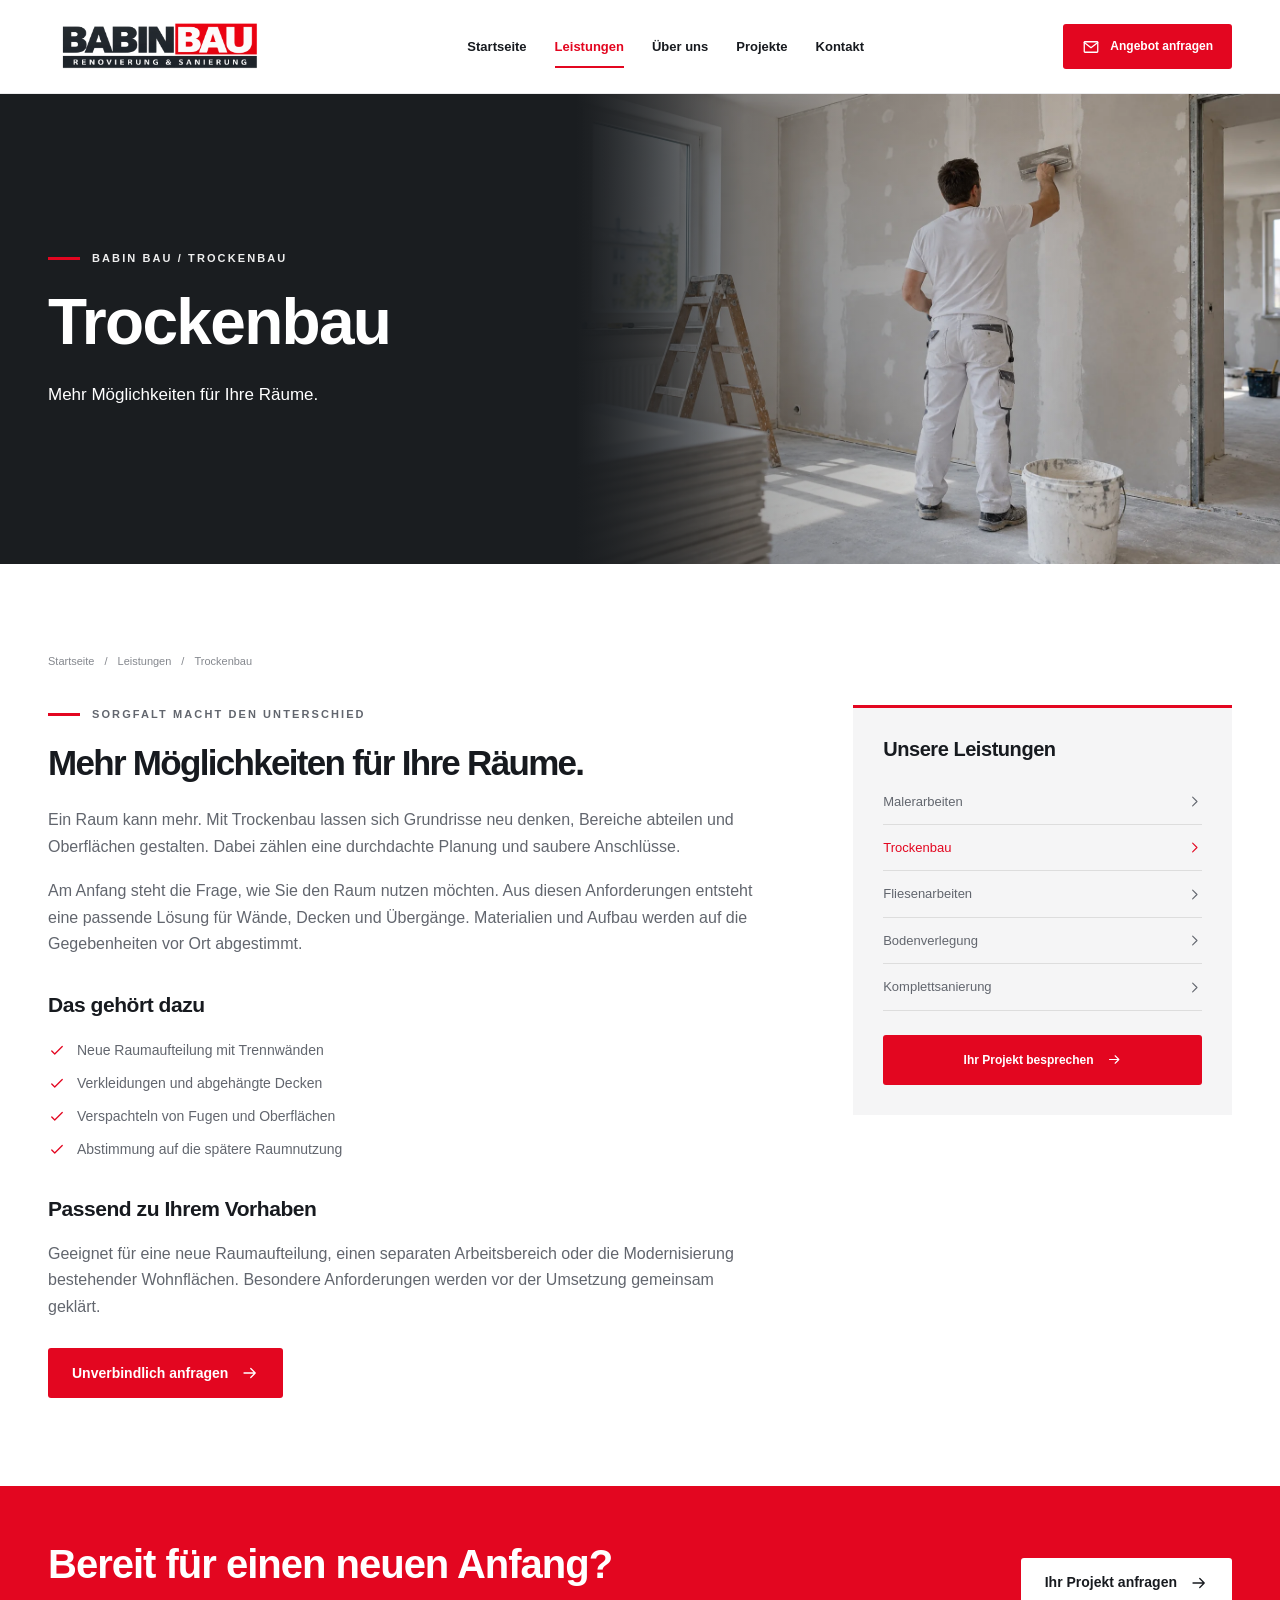
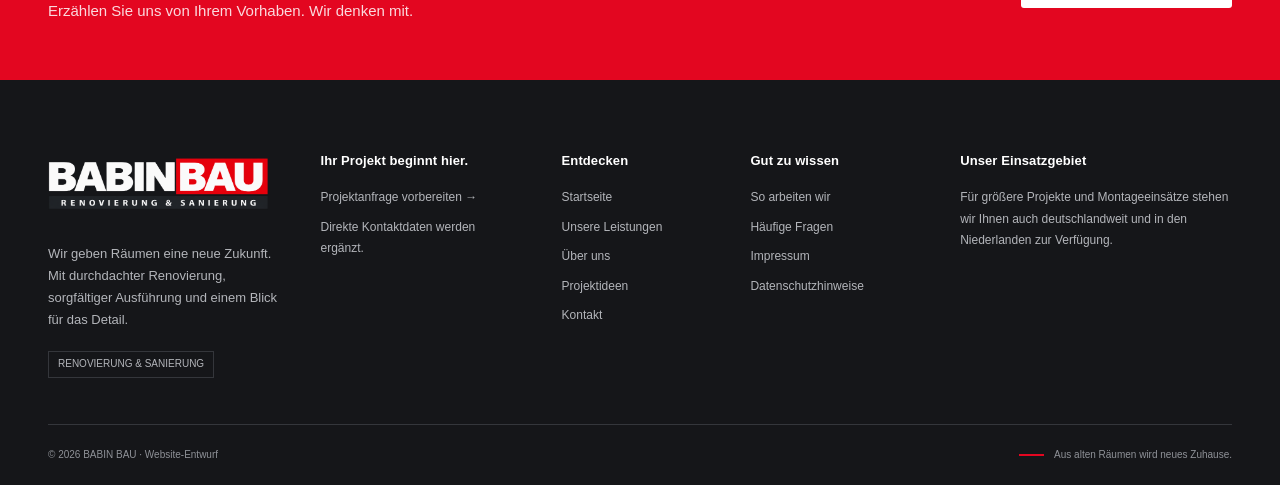
<file: trockenbau.html>
<!DOCTYPE html>
<html lang="de"><head><meta charset="utf-8"/><meta content="width=device-width, initial-scale=1" name="viewport"/><meta content="#e30620" name="theme-color"/><meta name="robots" content="index,follow,max-image-preview:large"/><title>Trockenbau | BABIN BAU</title><meta content="Flexible Raumlösungen, die sich an Ihr Leben anpassen. BABIN BAU – Renovierung &amp; Sanierung." name="description"/><link rel="canonical" href="trockenbau.html"/><meta content="website" property="og:type"/><meta content="de_DE" property="og:locale"/><meta content="Trockenbau | BABIN BAU" property="og:title"/><meta content="Flexible Raumlösungen, die sich an Ihr Leben anpassen. BABIN BAU – Renovierung &amp; Sanierung." property="og:description"/><meta property="og:image" content="assets/social-preview.jpg"/><meta property="og:image:type" content="image/jpeg"/><meta property="og:image:width" content="1200"/><meta property="og:image:height" content="630"/><meta property="og:image:alt" content="BABIN BAU – Renovierung &amp; Sanierung Logo"/><meta name="twitter:card" content="summary_large_image"/><meta name="twitter:image" content="assets/social-preview.jpg"/><link rel="image_src" href="assets/social-preview.jpg"/><link rel="icon" href="assets/favicon.svg" type="image/svg+xml"/><link rel="icon" href="assets/favicon-48.png" type="image/png" sizes="48x48"/><link rel="icon" href="assets/favicon-96.png" type="image/png" sizes="96x96"/><link rel="shortcut icon" href="favicon.ico" type="image/x-icon"/><link rel="apple-touch-icon" href="assets/apple-touch-icon.png" sizes="180x180"/><link href="assets/styles.css" rel="stylesheet"/><script defer="" src="assets/config.js"></script><script defer="" src="assets/app.js"></script><link href="assets/motion.css" rel="stylesheet"/><script defer="" src="assets/motion.js"></script></head><body id="top"><a class="skip-link" href="#main">Zum Inhalt springen</a><header class="site-header"><div class="container header-inner"><a aria-label="BABIN BAU – zur Startseite" class="brand" href="index.html"><img alt="BABIN BAU – Renovierung und Sanierung" height="86" src="assets/logo-header.png"/></a><nav aria-label="Hauptnavigation" class="main-nav" id="main-navigation"><a href="index.html">Startseite</a><a aria-current="page" href="leistungen.html">Leistungen</a><a href="ueber-uns.html">Über uns</a><a href="projekte.html">Projekte</a><a href="kontakt.html">Kontakt</a><a class="btn btn-primary mobile-contact" href="kontakt.html">Angebot anfragen <svg aria-hidden="true" class="icon" viewbox="0 0 24 24"><path d="M4 12h15m-6-6 6 6-6 6"></path></svg></a></nav><a class="btn btn-primary header-cta" href="kontakt.html"><svg aria-hidden="true" class="icon" viewbox="0 0 24 24"><rect height="14" rx="1" width="18" x="3" y="5"></rect><path d="m3 6 9 7 9-7"></path></svg>Angebot anfragen</a><button aria-controls="main-navigation" aria-expanded="false" aria-label="Menü öffnen" class="menu-toggle" type="button"><span class="menu-icon" aria-hidden="true"><span></span><span></span><span></span></span></button></div></header><main id="main"><section class="detail-hero"><img alt="Handwerker verspachtelt eine Trockenbauwand im Innenausbau" data-fallback-src="assets/drywall.webp" data-remote-src="https://img.kleinanzeigen.de/api/v1/prod-ads/images/00/00e44f42-0599-4bf8-a18b-f530e2aaf91b?rule=%24_59.AUTO" decoding="async" fetchpriority="high" referrerpolicy="no-referrer" src="assets/drywall.webp"/><div class="container"><span class="eyebrow">BABIN BAU / Trockenbau</span><h1>Trockenbau</h1><p>Mehr Möglichkeiten für Ihre Räume.</p></div></section><section class="section"><div class="container"><nav aria-label="Brotkrümelnavigation" class="breadcrumb"><a href="index.html">Startseite</a><span>/</span><a href="leistungen.html">Leistungen</a><span>/</span><span aria-current="page">Trockenbau</span></nav><div class="detail-content"><div class="detail-main"><span class="eyebrow">Sorgfalt macht den Unterschied</span><h2>Mehr Möglichkeiten für Ihre Räume.</h2><p>Ein Raum kann mehr. Mit Trockenbau lassen sich Grundrisse neu denken, Bereiche abteilen und Oberflächen gestalten. Dabei zählen eine durchdachte Planung und saubere Anschlüsse.</p><p>Am Anfang steht die Frage, wie Sie den Raum nutzen möchten. Aus diesen Anforderungen entsteht eine passende Lösung für Wände, Decken und Übergänge. Materialien und Aufbau werden auf die Gegebenheiten vor Ort abgestimmt.</p><h3>Das gehört dazu</h3><ul class="check-list"><li><svg aria-hidden="true" class="icon" viewbox="0 0 24 24"><path d="m5 12 4 4L19 6"></path></svg><span>Neue Raumaufteilung mit Trennwänden</span></li><li><svg aria-hidden="true" class="icon" viewbox="0 0 24 24"><path d="m5 12 4 4L19 6"></path></svg><span>Verkleidungen und abgehängte Decken</span></li><li><svg aria-hidden="true" class="icon" viewbox="0 0 24 24"><path d="m5 12 4 4L19 6"></path></svg><span>Verspachteln von Fugen und Oberflächen</span></li><li><svg aria-hidden="true" class="icon" viewbox="0 0 24 24"><path d="m5 12 4 4L19 6"></path></svg><span>Abstimmung auf die spätere Raumnutzung</span></li></ul><h3>Passend zu Ihrem Vorhaben</h3><p>Geeignet für eine neue Raumaufteilung, einen separaten Arbeitsbereich oder die Modernisierung bestehender Wohnflächen. Besondere Anforderungen werden vor der Umsetzung gemeinsam geklärt.</p><div class="button-row"><a class="btn btn-primary" href="kontakt.html?leistung=trockenbau">Unverbindlich anfragen<svg aria-hidden="true" class="icon" viewbox="0 0 24 24"><path d="M4 12h15m-6-6 6 6-6 6"></path></svg></a></div></div><aside class="detail-sidebar"><h3>Unsere Leistungen</h3><a href="malerarbeiten.html">Malerarbeiten<svg aria-hidden="true" class="icon" viewbox="0 0 24 24"><path d="m9 5 7 7-7 7"></path></svg></a><a aria-current="page" class="active" href="trockenbau.html">Trockenbau<svg aria-hidden="true" class="icon" viewbox="0 0 24 24"><path d="m9 5 7 7-7 7"></path></svg></a><a href="fliesenarbeiten.html">Fliesenarbeiten<svg aria-hidden="true" class="icon" viewbox="0 0 24 24"><path d="m9 5 7 7-7 7"></path></svg></a><a href="bodenverlegung.html">Bodenverlegung<svg aria-hidden="true" class="icon" viewbox="0 0 24 24"><path d="m9 5 7 7-7 7"></path></svg></a><a href="komplettsanierung.html">Komplettsanierung<svg aria-hidden="true" class="icon" viewbox="0 0 24 24"><path d="m9 5 7 7-7 7"></path></svg></a><a class="btn btn-primary" href="kontakt.html?leistung=trockenbau">Ihr Projekt besprechen<svg aria-hidden="true" class="icon" viewbox="0 0 24 24"><path d="M4 12h15m-6-6 6 6-6 6"></path></svg></a></aside></div></div></section><section class="cta-section"><div class="container cta-inner"><div><h2>Bereit für einen neuen Anfang?</h2><p>Erzählen Sie uns von Ihrem Vorhaben. Wir denken mit.</p></div><a class="btn btn-white" href="kontakt.html">Ihr Projekt anfragen<svg aria-hidden="true" class="icon" viewbox="0 0 24 24"><path d="M4 12h15m-6-6 6 6-6 6"></path></svg></a></div></section></main><footer class="site-footer"><div class="container"><div class="footer-grid footer-grid-with-area"><div class="footer-brand"><a aria-label="BABIN BAU – zur Startseite" class="brand" href="index.html"><img alt="BABIN BAU – Renovierung und Sanierung" height="86" src="assets/logo-footer.png"/></a><p>Wir geben Räumen eine neue Zukunft. Mit durchdachter Renovierung, sorgfältiger Ausführung und einem Blick für das Detail.</p><span class="footer-tag">RENOVIERUNG &amp; SANIERUNG</span></div><div class="footer-col"><h3>Ihr Projekt beginnt hier.</h3><a href="kontakt.html">Projektanfrage vorbereiten →</a><p class="footer-contact-note" data-contact-placeholder="">Direkte Kontaktdaten werden ergänzt.</p><a data-contact-email="" hidden=""></a><a data-contact-phone="" hidden=""></a><p data-contact-address="" hidden=""></p><a data-contact-instagram="" hidden="" rel="noopener" target="_blank"></a></div><div class="footer-col"><h3>Entdecken</h3><a href="index.html">Startseite</a><a href="leistungen.html">Unsere Leistungen</a><a href="ueber-uns.html">Über uns</a><a href="projekte.html">Projektideen</a><a href="kontakt.html">Kontakt</a></div><div class="footer-col"><h3>Gut zu wissen</h3><a href="index.html#ablauf">So arbeiten wir</a><a href="index.html#fragen">Häufige Fragen</a><a href="impressum.html">Impressum</a><a href="datenschutz.html">Datenschutzhinweise</a></div><div class="footer-col footer-service-area"><h3>Unser Einsatzgebiet</h3><p>Für größere Projekte und Montageeinsätze stehen wir Ihnen auch deutschlandweit und in den Niederlanden zur Verfügung.</p></div></div><div class="footer-bottom"><span>© 2026 BABIN BAU · Website-Entwurf</span><span>Aus alten Räumen wird neues Zuhause.</span></div></div></footer><a aria-label="Zurück nach oben" class="back-to-top" href="#top"><svg aria-hidden="true" class="icon" viewbox="0 0 24 24"><path d="M12 20V4m-6 6 6-6 6 6"></path></svg></a></body></html>
</file>
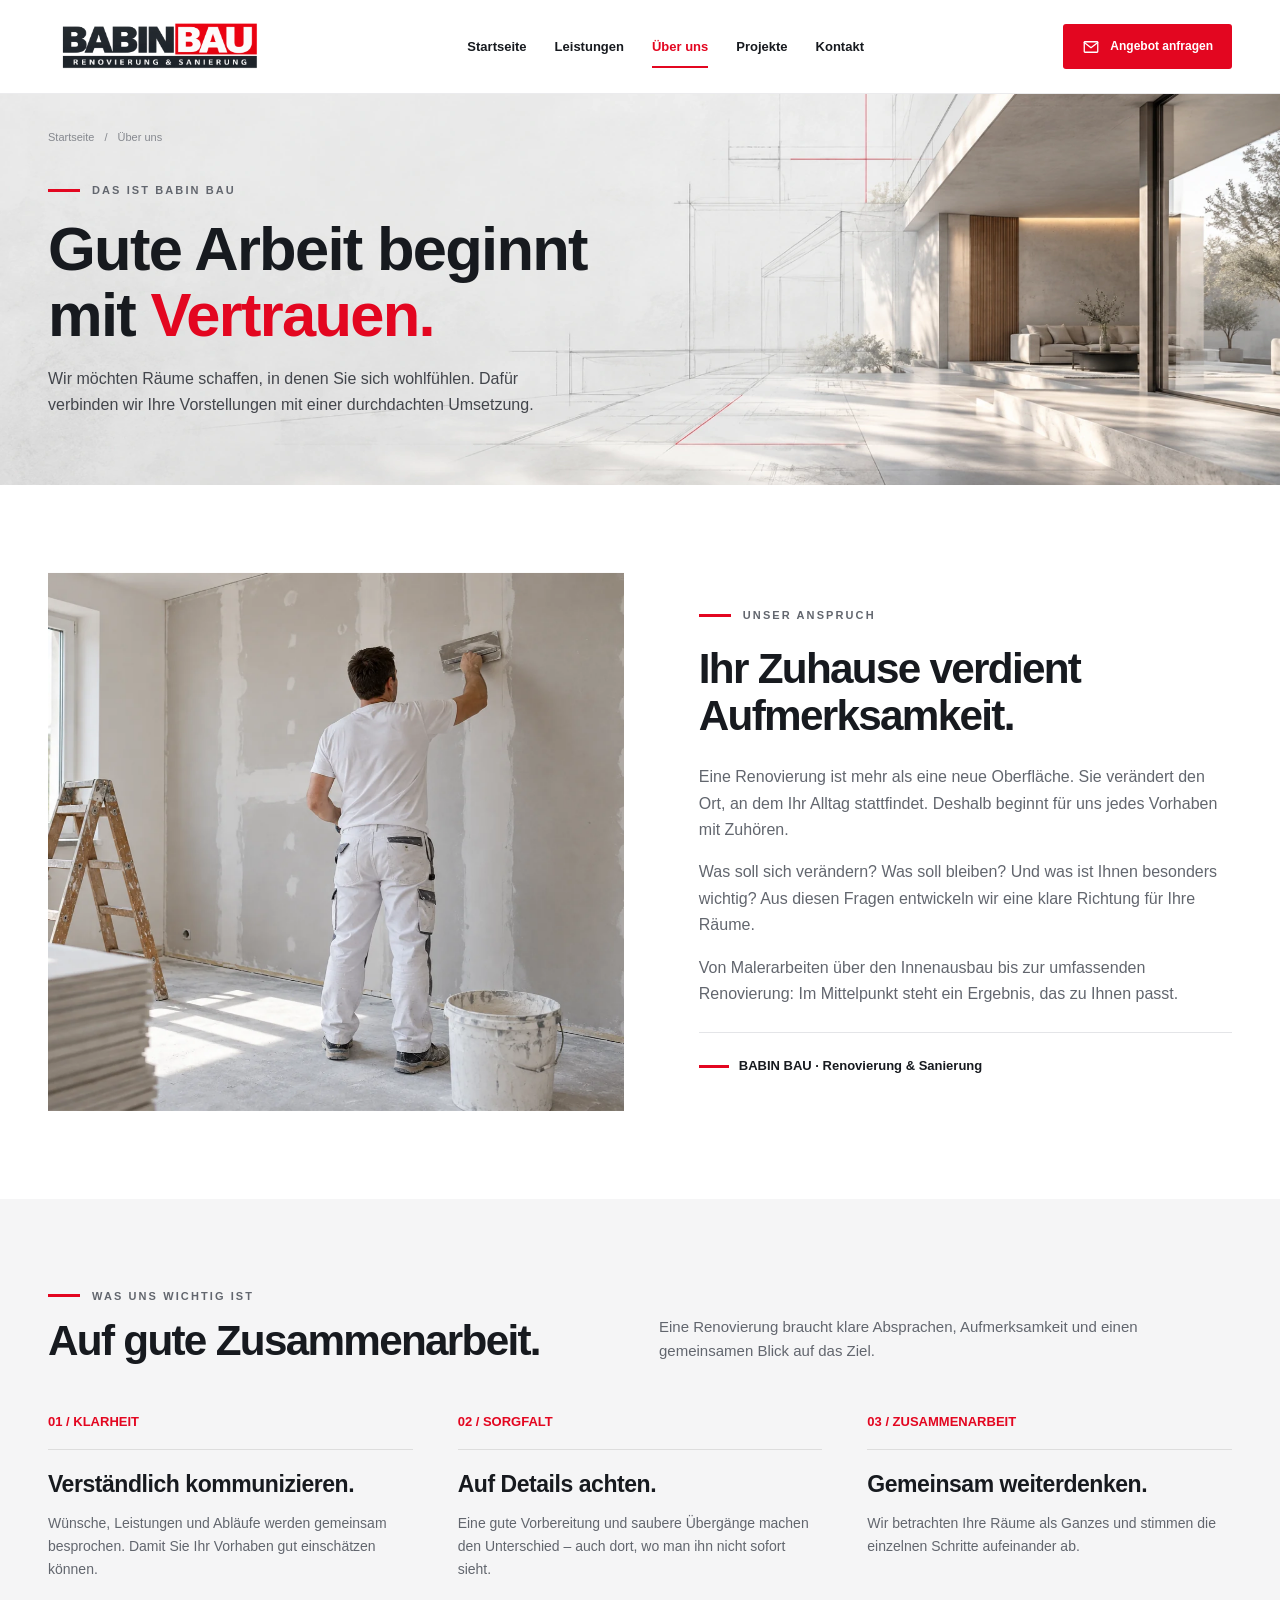
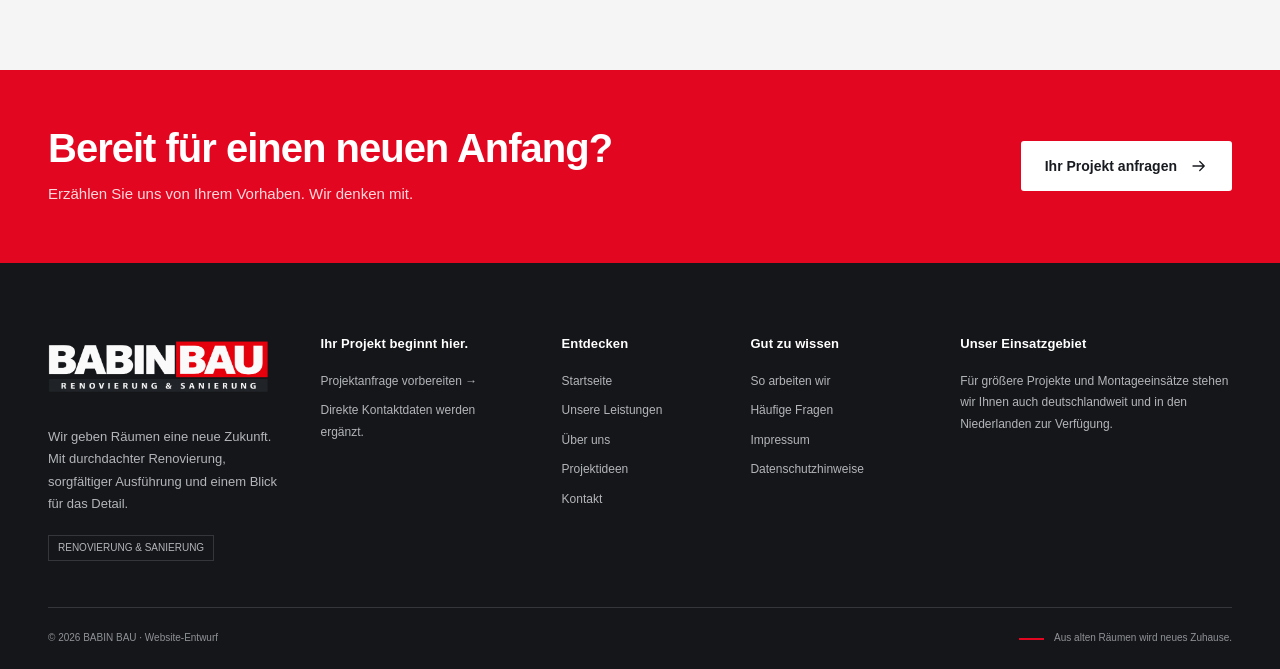
<file: ueber-uns.html>
<!DOCTYPE html>
<html lang="de"><head><meta charset="utf-8"/><meta content="width=device-width, initial-scale=1" name="viewport"/><meta content="#e30620" name="theme-color"/><meta name="robots" content="index,follow,max-image-preview:large"/><title>Über uns | BABIN BAU</title><meta content="Lernen Sie den Anspruch von BABIN BAU kennen: klare Kommunikation, sorgfältige Ausführung und passende Lösungen für Ihre Räume." name="description"/><link rel="canonical" href="ueber-uns.html"/><meta content="website" property="og:type"/><meta content="de_DE" property="og:locale"/><meta content="Über uns | BABIN BAU" property="og:title"/><meta content="Lernen Sie den Anspruch von BABIN BAU kennen: klare Kommunikation, sorgfältige Ausführung und passende Lösungen für Ihre Räume." property="og:description"/><meta property="og:image" content="assets/social-preview.jpg"/><meta property="og:image:type" content="image/jpeg"/><meta property="og:image:width" content="1200"/><meta property="og:image:height" content="630"/><meta property="og:image:alt" content="BABIN BAU – Renovierung &amp; Sanierung Logo"/><meta name="twitter:card" content="summary_large_image"/><meta name="twitter:image" content="assets/social-preview.jpg"/><link rel="image_src" href="assets/social-preview.jpg"/><link rel="icon" href="assets/favicon.svg" type="image/svg+xml"/><link rel="icon" href="assets/favicon-48.png" type="image/png" sizes="48x48"/><link rel="icon" href="assets/favicon-96.png" type="image/png" sizes="96x96"/><link rel="shortcut icon" href="favicon.ico" type="image/x-icon"/><link rel="apple-touch-icon" href="assets/apple-touch-icon.png" sizes="180x180"/><link href="assets/styles.css" rel="stylesheet"/><script defer="" src="assets/config.js"></script><script defer="" src="assets/app.js"></script><link href="assets/motion.css" rel="stylesheet"/><script defer="" src="assets/motion.js"></script></head><body id="top"><a class="skip-link" href="#main">Zum Inhalt springen</a><header class="site-header"><div class="container header-inner"><a aria-label="BABIN BAU – zur Startseite" class="brand" href="index.html"><img alt="BABIN BAU – Renovierung und Sanierung" height="86" src="assets/logo-header.png"/></a><nav aria-label="Hauptnavigation" class="main-nav" id="main-navigation"><a href="index.html">Startseite</a><a href="leistungen.html">Leistungen</a><a aria-current="page" href="ueber-uns.html">Über uns</a><a href="projekte.html">Projekte</a><a href="kontakt.html">Kontakt</a><a class="btn btn-primary mobile-contact" href="kontakt.html">Angebot anfragen <svg aria-hidden="true" class="icon" viewbox="0 0 24 24"><path d="M4 12h15m-6-6 6 6-6 6"></path></svg></a></nav><a class="btn btn-primary header-cta" href="kontakt.html"><svg aria-hidden="true" class="icon" viewbox="0 0 24 24"><rect height="14" rx="1" width="18" x="3" y="5"></rect><path d="m3 6 9 7 9-7"></path></svg>Angebot anfragen</a><button aria-controls="main-navigation" aria-expanded="false" aria-label="Menü öffnen" class="menu-toggle" type="button"><span class="menu-icon" aria-hidden="true"><span></span><span></span><span></span></span></button></div></header><main id="main"><section class="page-intro page-intro--ueber-uns"><img class="intro-background-image" src="assets/ueber-uns-architektur-final.webp" alt="" aria-hidden="true" decoding="async" fetchpriority="high"/><div class="container"><nav aria-label="Brotkrümelnavigation" class="breadcrumb"><a href="index.html">Startseite</a><span aria-hidden="true">/</span><span aria-current="page">Über uns</span></nav><div class="intro-inner"><div><span class="eyebrow">Das ist BABIN BAU</span><h1>Gute Arbeit beginnt<br/>mit <em>Vertrauen.</em></h1></div><p>Wir möchten Räume schaffen, in denen Sie sich wohlfühlen. Dafür verbinden wir Ihre Vorstellungen mit einer durchdachten Umsetzung.</p></div></div></section><section class="section"><div class="container about-story"><img alt="Sorgfältige Ausführung einer Trockenbauwand" class="story-image" data-fallback-src="assets/drywall.webp" data-remote-src="https://img.kleinanzeigen.de/api/v1/prod-ads/images/00/00e44f42-0599-4bf8-a18b-f530e2aaf91b?rule=%24_59.AUTO" decoding="async" loading="lazy" referrerpolicy="no-referrer" src="assets/drywall.webp"/><div><span class="eyebrow">Unser Anspruch</span><h2>Ihr Zuhause verdient Aufmerksamkeit.</h2><p>Eine Renovierung ist mehr als eine neue Oberfläche. Sie verändert den Ort, an dem Ihr Alltag stattfindet. Deshalb beginnt für uns jedes Vorhaben mit Zuhören.</p><p>Was soll sich verändern? Was soll bleiben? Und was ist Ihnen besonders wichtig? Aus diesen Fragen entwickeln wir eine klare Richtung für Ihre Räume.</p><p>Von Malerarbeiten über den Innenausbau bis zur umfassenden Renovierung: Im Mittelpunkt steht ein Ergebnis, das zu Ihnen passt.</p><div class="about-signature">BABIN BAU · Renovierung &amp; Sanierung</div></div></div></section><section class="section section-soft"><div class="container"><div class="section-head why-head"><div><span class="eyebrow">Was uns wichtig ist</span><h2>Auf gute Zusammenarbeit.</h2></div><p>Eine Renovierung braucht klare Absprachen, Aufmerksamkeit und einen gemeinsamen Blick auf das Ziel.</p></div><div class="values-grid"><article><span class="value-number">01 / KLARHEIT</span><h3>Verständlich kommunizieren.</h3><p>Wünsche, Leistungen und Abläufe werden gemeinsam besprochen. Damit Sie Ihr Vorhaben gut einschätzen können.</p></article><article><span class="value-number">02 / SORGFALT</span><h3>Auf Details achten.</h3><p>Eine gute Vorbereitung und saubere Übergänge machen den Unterschied – auch dort, wo man ihn nicht sofort sieht.</p></article><article><span class="value-number">03 / ZUSAMMENARBEIT</span><h3>Gemeinsam weiterdenken.</h3><p>Wir betrachten Ihre Räume als Ganzes und stimmen die einzelnen Schritte aufeinander ab.</p></article></div></div></section><section class="cta-section"><div class="container cta-inner"><div><h2>Bereit für einen neuen Anfang?</h2><p>Erzählen Sie uns von Ihrem Vorhaben. Wir denken mit.</p></div><a class="btn btn-white" href="kontakt.html">Ihr Projekt anfragen<svg aria-hidden="true" class="icon" viewbox="0 0 24 24"><path d="M4 12h15m-6-6 6 6-6 6"></path></svg></a></div></section></main><footer class="site-footer"><div class="container"><div class="footer-grid footer-grid-with-area"><div class="footer-brand"><a aria-label="BABIN BAU – zur Startseite" class="brand" href="index.html"><img alt="BABIN BAU – Renovierung und Sanierung" height="86" src="assets/logo-footer.png"/></a><p>Wir geben Räumen eine neue Zukunft. Mit durchdachter Renovierung, sorgfältiger Ausführung und einem Blick für das Detail.</p><span class="footer-tag">RENOVIERUNG &amp; SANIERUNG</span></div><div class="footer-col"><h3>Ihr Projekt beginnt hier.</h3><a href="kontakt.html">Projektanfrage vorbereiten →</a><p class="footer-contact-note" data-contact-placeholder="">Direkte Kontaktdaten werden ergänzt.</p><a data-contact-email="" hidden=""></a><a data-contact-phone="" hidden=""></a><p data-contact-address="" hidden=""></p><a data-contact-instagram="" hidden="" rel="noopener" target="_blank"></a></div><div class="footer-col"><h3>Entdecken</h3><a href="index.html">Startseite</a><a href="leistungen.html">Unsere Leistungen</a><a href="ueber-uns.html">Über uns</a><a href="projekte.html">Projektideen</a><a href="kontakt.html">Kontakt</a></div><div class="footer-col"><h3>Gut zu wissen</h3><a href="index.html#ablauf">So arbeiten wir</a><a href="index.html#fragen">Häufige Fragen</a><a href="impressum.html">Impressum</a><a href="datenschutz.html">Datenschutzhinweise</a></div><div class="footer-col footer-service-area"><h3>Unser Einsatzgebiet</h3><p>Für größere Projekte und Montageeinsätze stehen wir Ihnen auch deutschlandweit und in den Niederlanden zur Verfügung.</p></div></div><div class="footer-bottom"><span>© 2026 BABIN BAU · Website-Entwurf</span><span>Aus alten Räumen wird neues Zuhause.</span></div></div></footer><a aria-label="Zurück nach oben" class="back-to-top" href="#top"><svg aria-hidden="true" class="icon" viewbox="0 0 24 24"><path d="M12 20V4m-6 6 6-6 6 6"></path></svg></a></body></html>
</file>
<file: assets/styles.css>
@charset "UTF-8";
:root{--red:#e30620;--red-dark:#c30018;--ink:#171a1f;--muted:#62666e;--line:#e4e5e8;--off:#f5f5f6;--white:#fff;--max:1240px;--radius:4px}
*{box-sizing:border-box}html{scroll-behavior:smooth;scroll-padding-top:108px}body{margin:0;background:#fff;color:var(--ink);font-family:Arial,Helvetica,sans-serif;font-size:16px;line-height:1.65;-webkit-font-smoothing:antialiased}body.modal-open{overflow:hidden}a{color:inherit;text-decoration:none}button,input,select,textarea{font:inherit}button,a,input,select,textarea,summary{-webkit-tap-highlight-color:transparent}button{cursor:pointer}img{max-width:100%;display:block}button{border:0}svg.icon{width:23px;height:23px;flex-shrink:0;stroke:currentColor;stroke-width:1.7;fill:none;stroke-linecap:round;stroke-linejoin:round}h1,h2,h3,h4,p{margin:0}h1,h2,h3,h4{line-height:1.12}h1,h2{letter-spacing:-1.7px}h2{font-size:clamp(30px,3.3vw,44px);font-weight:800}h3{font-size:21px;letter-spacing:-.45px}p{color:var(--muted)}a,button{transition:background .2s,color .2s,border-color .2s,transform .2s}::selection{color:#fff;background:var(--red)}:focus-visible{outline:3px solid var(--red);outline-offset:5px}[hidden]{display:none!important}.container{width:min(calc(100% - 96px),var(--max));margin-inline:auto}.section{padding:88px 0}.section-soft{background:var(--off)}.section-dark{background:#17191d;color:white}.section-dark p{color:#bfc1c6}.eyebrow{display:flex;align-items:center;gap:12px;text-transform:uppercase;letter-spacing:2.1px;font-weight:700;font-size:11px;color:var(--muted);margin-bottom:20px}.eyebrow:before{content:"";width:32px;height:3px;background:var(--red);flex-shrink:0}.section-head{display:grid;grid-template-columns:1.1fr 1fr auto;gap:38px;align-items:end;margin-bottom:38px}.section-head p{font-size:15px;max-width:400px}.section-head .eyebrow{margin-bottom:12px}.text-link{display:inline-flex;align-items:center;gap:10px;color:var(--red);font-size:14px;font-weight:700;line-height:1.4}.text-link:hover{gap:15px}.text-link svg{width:18px}.btn{display:inline-flex;align-items:center;justify-content:center;gap:13px;min-height:50px;padding:13px 23px;border:1px solid transparent;font-size:14px;font-weight:700;line-height:1.35;border-radius:3px;white-space:normal}.btn svg{width:18px;height:18px}.btn-primary{background:var(--red);color:white}.btn-primary:hover{background:var(--red-dark);transform:translateY(-1px)}.btn-outline{background:transparent;border-color:#c9cbd0;color:var(--ink)}.btn-outline:hover{border-color:var(--ink);background:#f6f6f7}.btn-white{background:white;color:var(--ink)}.btn-white:hover{background:#eeeeef}.btn-ghost{border-color:#ffffff66;color:white}.btn-ghost:hover{background:#ffffff14}.button-row{display:flex;gap:12px;flex-wrap:wrap;margin-top:28px}.skip-link{position:fixed;top:10px;left:12px;z-index:1000;background:white;padding:10px 20px;transform:translateY(-150%);border:2px solid var(--red)}.skip-link:focus{transform:none}.site-header{height:94px;position:sticky;top:0;background:#fffffff5;backdrop-filter:blur(15px);z-index:40;border-bottom:1px solid #ebebed}.header-inner{height:100%;display:flex;align-items:center;justify-content:space-between;gap:28px}.brand img{width:220px;height:auto;display:block}.main-nav{display:flex;align-items:center;gap:28px}.main-nav a{position:relative;font-size:13px;font-weight:700;padding:34px 0}.main-nav a:hover,.main-nav a[aria-current=page]{color:var(--red)}.main-nav a[aria-current=page]:after{content:"";position:absolute;bottom:23px;height:2px;background:var(--red);left:0;right:0}.header-cta{min-height:45px;padding:12px 18px;font-size:12px;gap:10px}.menu-toggle{display:none;background:none;width:45px;height:45px;color:var(--ink)}.mobile-contact{display:none!important}.hero{height:590px;position:relative;background:#33383b;overflow:hidden;color:white}.hero-image{position:absolute;inset:0;width:100%;height:100%;object-fit:cover;object-position:center 56%}.hero:after{content:"";position:absolute;inset:0;background:linear-gradient(90deg,rgba(17,20,22,.82) 0%,rgba(17,20,22,.55) 35%,rgba(17,20,22,.1) 68%,transparent 100%)}.hero-content{position:relative;z-index:1;display:flex;flex-direction:column;justify-content:center;height:100%;padding-top:8px}.hero .eyebrow{color:#e1e2e3;font-size:11px;letter-spacing:3px;margin-bottom:23px}.hero h1{font-size:clamp(55px,5.9vw,82px);line-height:.99;letter-spacing:-2.8px;font-weight:900;max-width:680px}.hero h1 span{color:var(--red)}.hero p{font-size:17px;line-height:1.65;color:#eee;max-width:420px;margin-top:26px}.hero .button-row{margin-top:26px}.hero-note{display:flex;align-items:center;gap:9px;margin-top:20px;font-size:11px;letter-spacing:.3px;color:#d5d6d8}.hero-note svg{width:15px;height:15px}.hero-scroll{position:absolute;right:0;bottom:35px;display:flex;align-items:center;gap:16px;font-size:10px;letter-spacing:2px;text-transform:uppercase}.hero-scroll svg{border:1px solid #ffffff80;padding:8px;width:37px;height:37px}.promise-bar{background:var(--off);border-bottom:1px solid #eee}.promise-grid{display:grid;grid-template-columns:repeat(4,1fr);gap:22px;padding-block:28px}.promise{display:flex;gap:17px;align-items:center}.promise>.icon{width:35px;height:35px;color:var(--red);stroke-width:1.8}.promise strong{display:block;font-size:14px;line-height:1.4}.promise small{font-size:12px;color:var(--muted)}.services-grid{display:grid;grid-template-columns:repeat(5,minmax(0,1fr));gap:17px}.service-card{border:1px solid var(--line);background:#fff;display:flex;flex-direction:column;transition:box-shadow .25s,transform .25s}.service-card:hover{transform:translateY(-5px);box-shadow:0 13px 30px #171a1f0c}.card-photo{aspect-ratio:1.13;overflow:hidden;background:#dedbd7}.card-photo img{width:100%;height:100%;object-fit:cover;transition:transform .6s}.service-card:hover img{transform:scale(1.045)}.service-card .card-body{padding:23px 18px 21px;display:flex;flex:1;flex-direction:column}.service-card h3{font-size:17px;letter-spacing:-.4px;margin-bottom:11px}.service-card p{font-size:13px;line-height:1.6;margin-bottom:20px}.service-card .text-link{margin-top:auto;font-size:12px}.why-grid{display:grid;grid-template-columns:repeat(4,1fr);gap:44px}.why-item>.icon{color:var(--red);width:39px;height:39px;margin:0 0 18px}.why-item h3{font-size:17px;margin-bottom:13px}.why-item p{font-size:14px}.why-head{grid-template-columns:1fr 1fr;margin-bottom:47px}.why-head p{max-width:520px}.projects-grid{display:grid;grid-template-columns:repeat(3,minmax(0,1fr));gap:28px}.project-card{background:none;color:var(--ink);text-align:left;padding:0;display:block;width:100%}.project-image{aspect-ratio:1.38;overflow:hidden;position:relative;background:#ddd}.project-image img{width:100%;height:100%;object-fit:cover;transition:transform .5s}.project-card:hover img{transform:scale(1.04)}.project-plus{position:absolute;bottom:13px;right:13px;display:flex;width:35px;height:35px;align-items:center;justify-content:center;background:white;color:var(--ink)}.project-plus svg{width:17px;height:17px}.project-meta{display:flex;gap:15px;align-items:start;justify-content:space-between;padding:19px 0 5px}.project-meta h3{font-size:18px;margin-bottom:5px}.project-meta p{font-size:12px}.project-number{font-size:12px;color:#8c8f94;line-height:1.6}.image-note{font-size:11px;color:#8c8f94;margin-top:22px}.process-layout{display:grid;grid-template-columns:.9fr 1.35fr;gap:100px}.process-copy h2{max-width:370px}.process-copy p{margin-top:22px;max-width:380px;font-size:15px}.steps{list-style:none;padding:0;margin:0;counter-reset:steps}.steps li{position:relative;display:grid;grid-template-columns:45px 1fr;gap:20px;border-bottom:1px solid #35363a;padding:23px 0}.steps li:first-child{padding-top:0}.steps li:last-child{border:0;padding-bottom:0}.step-no{font-size:13px;font-weight:700;color:var(--red);padding-top:2px}.steps h3{font-size:18px;margin-bottom:9px}.steps p{font-size:14px;max-width:470px}.faq-layout{display:grid;grid-template-columns:.8fr 1.3fr;gap:100px}.faq-copy p{margin-top:20px;font-size:15px}.faq-list{border-top:1px solid var(--line)}.faq-list details{border-bottom:1px solid var(--line)}.faq-list summary{padding:22px 32px 22px 0;font-weight:700;font-size:15px;line-height:1.5;cursor:pointer;list-style:none;position:relative}.faq-list summary::-webkit-details-marker{display:none}.faq-list summary:after{content:"+";position:absolute;right:1px;top:18px;font-size:25px;color:var(--red);font-weight:400}.faq-list details[open] summary:after{content:"−"}.faq-list details p{font-size:14px;padding:0 35px 24px 0}.cta-section{background:var(--red);color:white;padding:56px 0}.cta-inner{display:flex;align-items:center;justify-content:space-between;gap:35px}.cta-inner h2{font-size:clamp(28px,3.5vw,40px);letter-spacing:-1px}.cta-inner p{color:#ffffffd9;margin-top:12px;font-size:15px}.cta-inner .btn{flex-shrink:0}.site-footer{background:#151619;color:#fff;padding-top:65px}.footer-grid{display:grid;grid-template-columns:1.45fr 1fr .85fr .8fr;gap:65px;padding-bottom:46px}.footer-brand .brand img{width:220px;filter:none;display:block}.footer-brand p{font-size:13px;line-height:1.7;color:#b3b5ba;margin-top:20px;max-width:280px}.footer-col h3{font-size:13px;letter-spacing:.1px;margin:9px 0 19px}.footer-col a,.footer-col>p{font-size:12px;line-height:1.8;color:#b3b5ba;display:block;margin-bottom:8px}.footer-col a:hover{color:white}.footer-contact-note{max-width:170px}.footer-tag{display:inline-block;border:1px solid #34363b;color:#b3b5ba;font-size:10px;padding:4px 9px;margin-top:20px}.footer-bottom{border-top:1px solid #34363b;display:flex;justify-content:space-between;align-items:center;gap:20px;padding-block:22px;font-size:10px;color:#8f9298}.footer-bottom span:last-child{display:flex;gap:10px;align-items:center}.footer-bottom span:last-child:before{content:"";background:var(--red);height:2px;width:25px}.back-to-top{position:fixed;bottom:22px;right:22px;width:40px;height:40px;display:grid;place-items:center;background:#fff;color:var(--ink);border:1px solid var(--line);box-shadow:0 4px 18px #0000000c;z-index:30;opacity:0;visibility:hidden}.back-to-top.visible{opacity:1;visibility:visible}.back-to-top svg{width:18px;height:18px}.breadcrumb{display:flex;flex-wrap:wrap;gap:10px;font-size:11px;color:#85888e;margin-bottom:35px}.breadcrumb a:hover{color:var(--red)}.page-intro{padding:34px 0 66px;background:var(--off)}.page-intro .intro-inner{display:grid;grid-template-columns:1.15fr 1fr;gap:70px;align-items:end}.page-intro h1{font-size:clamp(38px,4.8vw,63px);line-height:1.07;font-weight:800;max-width:720px}.page-intro h1 em{font-style:normal;color:var(--red)}.page-intro p{max-width:470px;font-size:16px}.page-intro .eyebrow{margin-bottom:17px}.service-rows{display:flex;flex-direction:column;gap:85px}.service-row{display:grid;grid-template-columns:1fr 1fr;gap:70px;align-items:center}.service-row:nth-child(even) .service-row-photo{order:2}.service-row-photo{aspect-ratio:1.3;background:#eee;overflow:hidden}.service-row-photo img{width:100%;height:100%;object-fit:cover}.service-row-copy .eyebrow{margin-bottom:13px}.service-row-copy h2{font-size:36px;letter-spacing:-1px;margin-bottom:20px}.service-row-copy p{font-size:15px}.check-list{list-style:none;margin:22px 0 28px;padding:0;display:grid;gap:10px}.check-list li{display:flex;align-items:start;gap:11px;font-size:14px;color:var(--muted)}.check-list .icon{width:18px;height:18px;color:var(--red);margin-top:3px}.filter-row{display:flex;gap:10px;flex-wrap:wrap;margin-bottom:34px}.filter-btn{padding:10px 19px;background:#f4f4f5;color:#62666e;font-size:12px;font-weight:700;border:1px solid #eee;border-radius:3px}.filter-btn:hover{border-color:var(--red);color:var(--red)}.filter-btn[aria-pressed=true]{background:var(--red);border-color:var(--red);color:#fff}.projects-page .projects-grid{gap:38px 28px}.gallery-status{margin-bottom:18px;font-size:12px}.gallery-dialog{border:0;padding:0;width:min(960px,calc(100vw - 40px));max-height:90vh;overflow:auto;box-shadow:0 25px 100px #0006;background:#fff;color:var(--ink)}.gallery-dialog::backdrop{background:#101115d9;backdrop-filter:blur(5px)}.dialog-image{width:100%;height:48vh;object-fit:cover}.dialog-copy{padding:30px 38px 35px}.dialog-copy h2{font-size:30px;margin:0 0 14px;letter-spacing:-.7px}.dialog-copy p{font-size:15px}.dialog-actions{display:flex;gap:14px;margin-top:25px;flex-wrap:wrap}.dialog-close{position:absolute;top:13px;right:13px;background:white;width:39px;height:39px;display:grid;place-items:center}.dialog-caption{font-size:11px!important;margin-top:14px}.about-story{display:grid;grid-template-columns:1.08fr 1fr;gap:75px;align-items:center}.about-story .story-image{aspect-ratio:1.07;object-fit:cover;width:100%}.about-story h2{margin-bottom:25px}.about-story p+p{margin-top:16px}.about-signature{margin-top:25px;padding-top:22px;border-top:1px solid var(--line);font-size:13px;font-weight:700;display:flex;gap:10px;align-items:center}.about-signature:before{width:30px;height:3px;background:var(--red);content:""}.values-grid{display:grid;grid-template-columns:repeat(3,1fr);gap:45px}.value-number{color:var(--red);font-size:13px;font-weight:700;border-bottom:1px solid #ddd;padding-bottom:16px;margin-bottom:22px;display:block}.values-grid h3{font-size:23px;margin-bottom:15px}.values-grid p{font-size:14px}.detail-hero{position:relative;height:440px}.detail-hero img{width:100%;height:100%;object-fit:cover}.detail-hero:after{content:"";position:absolute;inset:0;background:linear-gradient(90deg,#101214bb,#1012141a)}.detail-hero .container{position:absolute;inset:0;margin:auto;display:flex;flex-direction:column;justify-content:center;color:white}.detail-hero h1{font-size:clamp(42px,5vw,70px);max-width:750px}.detail-hero .eyebrow{color:#eee}.detail-hero p{max-width:490px;font-size:17px;color:white;margin-top:22px}.detail-content{display:grid;grid-template-columns:1.5fr .8fr;gap:95px}.detail-main h2{font-size:35px;margin-bottom:25px}.detail-main p+p{margin-top:18px}.detail-main h3{margin-top:36px;margin-bottom:20px}.detail-sidebar{align-self:start;padding:30px;background:var(--off);border-top:3px solid var(--red)}.detail-sidebar h3{font-size:20px;margin-bottom:18px}.detail-sidebar a:not(.btn){display:flex;justify-content:space-between;align-items:center;padding:12px 0;border-bottom:1px solid #ddd;font-size:13px;color:var(--muted)}.detail-sidebar a:not(.btn):hover,.detail-sidebar a.active:not(.btn){color:var(--red)}.detail-sidebar .btn{margin-top:24px;width:100%;font-size:12px}.detail-sidebar svg{width:15px;height:15px}.contact-layout{display:grid;grid-template-columns:.75fr 1.3fr;gap:90px;align-items:start}.contact-aside h2{font-size:33px;margin-bottom:22px}.contact-aside p{font-size:14px}.contact-item{display:flex;gap:15px;border-top:1px solid var(--line);padding-top:21px;margin-top:21px}.contact-item .icon{color:var(--red);width:24px;height:24px}.contact-item h3{font-size:14px;margin-bottom:6px}.contact-item p,.contact-item a{font-size:13px}.contact-aside .mini-image{width:100%;height:200px;object-fit:cover;margin-top:30px}.form-wrap{background:var(--off);padding:38px;border:1px solid var(--line)}.form-wrap h2{font-size:27px;letter-spacing:-.6px;margin-bottom:13px}.form-intro{font-size:13px;margin-bottom:25px}.form-grid{display:grid;grid-template-columns:1fr 1fr;gap:20px}.form-field{display:flex;flex-direction:column;gap:8px}.form-field.wide{grid-column:1/-1}.form-field label,.service-choice legend{font-size:12px;font-weight:700;color:var(--ink)}.form-field input,.form-field select,.form-field textarea{width:100%;min-width:0;background:white;border:1px solid #d7d9dd;padding:12px 14px;border-radius:2px;min-height:48px;font-size:14px;color:var(--ink)}.form-field textarea{resize:vertical;min-height:130px}.form-field input::placeholder,.form-field textarea::placeholder{color:#9a9ca1}.required-star{color:var(--red)}.service-choice{border:0;padding:0;margin:0 0 23px}.service-choice legend{margin-bottom:12px}.choice-list{display:flex;gap:8px;flex-wrap:wrap}.choice{position:relative;font-size:12px;font-weight:700;cursor:pointer}.choice input{position:absolute;opacity:0}.choice span{display:block;padding:9px 12px;border:1px solid #d7d9dd;background:white;border-radius:3px}.choice input:checked+span{color:var(--red);border-color:var(--red);background:#fff6f6}.choice input:focus-visible+span{outline:3px solid var(--red);outline-offset:3px}.form-hint{font-size:11px;margin-top:17px;color:#7d8087}.form-submit{width:100%;margin-top:23px}.form-note{font-size:11px;margin-top:13px;display:flex;gap:8px;align-items:start}.form-note svg{width:14px;height:14px;margin-top:2px}.form-result{border-top:3px solid var(--red);padding-top:24px;margin-top:27px}.form-result h3{font-size:22px;margin-bottom:12px}.form-result p{font-size:13px}.form-result textarea{width:100%;min-height:265px;border:1px solid #d7d9dd;background:white;padding:15px;font-size:13px;line-height:1.7;resize:vertical;margin-top:18px}.form-result .button-row{margin-top:15px}.form-result .btn{font-size:12px}.status-message{font-size:12px;color:var(--red);margin-top:14px;min-height:20px}.legal-content{max-width:780px}.legal-content h2{font-size:27px;letter-spacing:-.5px;margin-top:36px;margin-bottom:18px}.legal-content h2:first-child{margin-top:0}.legal-content p{font-size:15px;margin-bottom:20px}.draft-note{padding:20px 23px;border-left:3px solid var(--red);background:var(--off);margin-bottom:30px;font-size:14px;color:var(--muted)}.legal-data{margin:0;display:grid;grid-template-columns:170px 1fr;gap:15px;font-size:14px}.legal-data dt{font-weight:bold}.legal-data dd{margin:0;color:var(--muted)}.not-found{min-height:65vh;text-align:center;display:grid;place-items:center;padding:70px 20px}.not-found .code{font-size:100px;font-weight:900;color:var(--red);line-height:1}.not-found h1{font-size:38px;margin-top:20px}.not-found p{margin-top:20px}.not-found .btn{margin-top:25px}
@media(min-width:1600px){.hero{height:650px}}
@media(max-width:1200px){.container{width:calc(100% - 64px)}.main-nav{gap:20px}.header-inner{gap:20px}.brand img{width:184px}.services-grid{gap:12px}.service-card .card-body{padding:20px 14px}.service-card h3{font-size:15px}.section-head{gap:25px}.footer-grid{gap:38px}.contact-layout{gap:50px}.hero h1{font-size:72px}.why-grid{gap:30px}.process-layout,.faq-layout{gap:60px}}
@media(max-width:1000px){.header-cta{display:none}.header-inner{justify-content:space-between}.services-grid{grid-template-columns:repeat(3,1fr)}.service-card:nth-last-child(-n+2){grid-column:auto}.card-photo{aspect-ratio:1.45}.service-card h3{font-size:18px}.section-head{grid-template-columns:1fr 1fr}.section-head>.text-link{grid-column:2;justify-self:start}.section-head p{max-width:100%}.hero{height:555px}.hero h1{font-size:65px}.promise-grid{gap:15px}.promise{gap:10px}.promise strong{font-size:12px}.promise small{font-size:10px}.promise>.icon{width:30px;height:30px}.section{padding:70px 0}.footer-grid{grid-template-columns:1.2fr 1fr;gap:35px 65px}.footer-brand{grid-row:span 2}.why-grid{grid-template-columns:repeat(2,1fr);gap:35px}.process-layout{grid-template-columns:.8fr 1.2fr;gap:40px}.faq-layout{gap:40px}.about-story{gap:40px}.service-row{gap:40px}.service-row-copy h2{font-size:30px}.page-intro .intro-inner{gap:35px}.contact-layout{grid-template-columns:.7fr 1.3fr;gap:35px}.form-wrap{padding:28px}.detail-content{gap:45px}}
@media(max-width:760px){html{scroll-padding-top:88px}.container{width:calc(100% - 40px)}.site-header{height:78px}.brand img{width:171px}.menu-toggle{display:grid;place-items:center}.main-nav{position:absolute;top:77px;left:0;right:0;background:white;box-shadow:0 15px 25px #00000012;padding:12px 22px 25px;display:none;align-items:stretch;gap:0;flex-direction:column;border-top:1px solid var(--line)}.site-header.menu-open .main-nav{display:flex}.main-nav a{padding:15px 5px;font-size:15px;border-bottom:1px solid var(--line)}.main-nav a[aria-current=page]:after{display:none}.main-nav a.mobile-contact{display:flex!important;margin-top:17px;color:white;border:0;font-size:13px;padding:14px}.hero{height:610px}.hero-image{object-position:57% center}.hero:after{background:linear-gradient(90deg,rgba(16,19,22,.79),rgba(16,19,22,.4) 65%,rgba(16,19,22,.2)),linear-gradient(0deg,rgba(16,19,22,.25),transparent)}.hero-content{padding-block:56px;justify-content:center}.hero .eyebrow{font-size:9px;letter-spacing:2.2px;margin-bottom:24px}.hero h1{font-size:clamp(51px,10vw,73px);letter-spacing:-2px;max-width:590px}.hero p{font-size:15px;max-width:340px;margin-top:23px}.hero .btn{font-size:13px;min-height:49px;padding:13px 19px}.hero-scroll{display:none}.hero-note{font-size:10px}.promise-grid{grid-template-columns:1fr 1fr;padding-block:26px;gap:24px 18px}.promise{gap:12px}.promise strong{font-size:12px}.promise small{font-size:10px}.promise>.icon{width:28px;height:28px}.section{padding:58px 0}.section-head,.why-head{display:flex;flex-direction:column;align-items:flex-start;gap:20px;margin-bottom:28px}.section-head .eyebrow{margin-bottom:13px}.section-head p{font-size:14px;max-width:100%}.section-head h2{font-size:33px}.section-head>.text-link{margin-top:0}.services-grid{grid-template-columns:1fr 1fr;gap:18px 13px}.service-card:last-child{grid-column:1/-1;display:grid;grid-template-columns:1fr 1fr}.service-card:last-child .card-photo{aspect-ratio:auto;min-height:200px}.service-card:last-child h3{font-size:17px}.service-card .card-body{padding:19px 14px}.service-card h3{font-size:16px;line-height:1.25;overflow-wrap:break-word}.service-card p{font-size:12px;margin-bottom:17px}.service-card .text-link{font-size:11px;gap:6px}.card-photo{aspect-ratio:1.08}.why-grid{gap:32px 25px}.why-item h3{font-size:16px;line-height:1.25;margin-bottom:10px}.why-item p{font-size:12px}.why-item>.icon{width:33px;height:33px;margin-bottom:14px}.projects-grid{grid-template-columns:1fr;gap:28px}.project-image{aspect-ratio:1.5}.project-meta h3{font-size:20px}.project-meta p{font-size:13px}.image-note{font-size:10px;margin-top:25px}.process-layout,.faq-layout{grid-template-columns:1fr;gap:35px}.process-copy h2{max-width:450px}.process-copy p{font-size:14px}.steps li{grid-template-columns:30px 1fr;gap:15px}.steps h3{font-size:17px}.steps p{font-size:13px}.faq-copy p{font-size:14px}.faq-list summary{font-size:14px}.faq-list details p{font-size:13px}.cta-section{padding:42px 0}.cta-inner{flex-direction:column;align-items:flex-start;gap:25px}.cta-inner h2{font-size:33px;max-width:430px}.cta-inner p{font-size:14px}.site-footer{padding-top:45px}.footer-grid{grid-template-columns:1fr 1fr;gap:32px;padding-bottom:35px}.footer-brand{grid-column:1/-1;grid-row:auto}.footer-brand p{max-width:320px}.footer-col h3{margin-top:0}.footer-col a,.footer-col>p{font-size:12px}.footer-bottom{flex-direction:column;align-items:flex-start;gap:8px;font-size:9px;line-height:1.7;padding-block:20px}.back-to-top{bottom:16px;right:16px;width:36px;height:36px}.breadcrumb{font-size:10px;margin-bottom:26px;gap:8px}.page-intro{padding:25px 0 42px}.page-intro .intro-inner{grid-template-columns:1fr;gap:24px}.page-intro h1{font-size:42px;letter-spacing:-1.3px}.page-intro p{font-size:14px}.page-intro .eyebrow{font-size:10px;margin-bottom:17px}.service-rows{gap:55px}.service-row{grid-template-columns:1fr;gap:27px}.service-row:nth-child(even) .service-row-photo{order:0}.service-row-photo{aspect-ratio:1.4}.service-row-copy h2{font-size:31px}.service-row-copy p{font-size:14px}.check-list li{font-size:13px}.filter-row{gap:8px;margin-bottom:26px}.filter-btn{font-size:11px;padding:9px 13px}.gallery-dialog{width:calc(100vw - 24px)}.dialog-image{height:33vh}.dialog-copy{padding:24px}.dialog-copy h2{font-size:26px}.dialog-copy p{font-size:13px}.about-story{grid-template-columns:1fr;gap:35px}.about-story .story-image{aspect-ratio:1.3}.about-story p{font-size:14px}.values-grid{grid-template-columns:1fr;gap:32px}.value-number{margin-bottom:18px}.values-grid h3{font-size:23px}.detail-hero{height:400px}.detail-hero img{object-position:center}.detail-hero h1{font-size:44px;letter-spacing:-1.2px}.detail-hero p{font-size:15px;max-width:350px}.detail-content{grid-template-columns:1fr;gap:38px}.detail-main h2{font-size:31px}.detail-main p{font-size:14px}.detail-main h3{font-size:22px}.detail-sidebar{padding:25px}.contact-layout{grid-template-columns:1fr;gap:35px}.contact-aside .mini-image{display:none}.contact-aside h2{font-size:31px}.form-wrap{padding:26px 20px}.form-grid{gap:17px}.form-field{grid-column:1/-1}.form-field input,.form-field select,.form-field textarea{font-size:16px}.form-wrap h2{font-size:26px}.choice-list{gap:7px}.choice{font-size:11px}.choice span{padding:8px 10px}.legal-data{grid-template-columns:1fr;gap:5px}.legal-data dd{margin-bottom:17px}.legal-content h2{font-size:26px}.legal-content p{font-size:14px}}
@media(max-width:360px){.container{width:calc(100% - 30px)}.hero h1{font-size:49px}.hero .eyebrow{font-size:8px;letter-spacing:1.8px}.service-card .card-body{padding:16px 11px}.service-card h3{font-size:14px}.service-card:last-child h3{font-size:15px}.promise{gap:8px}.promise strong{font-size:11px}.promise small{font-size:9px}.why-grid{gap:28px 18px}.form-wrap{padding:22px 15px}.page-intro h1{font-size:37px}}
@media(prefers-reduced-motion:reduce){html{scroll-behavior:auto}*,*:before,*:after{transition:none!important;animation:none!important}}
@media print{.site-header,.site-footer,.cta-section,.back-to-top,.menu-toggle,.button-row{display:none!important}.container{width:100%}.section{padding:25px 0}body{font-size:12px}a{color:#000}.hero{height:350px}.form-wrap{border:0;padding:0}.form-result{break-inside:avoid}}
.sr-only{position:absolute;width:1px;height:1px;padding:0;margin:-1px;overflow:hidden;clip:rect(0,0,0,0);white-space:nowrap;border:0}
.footer-brand .brand img{filter:none}

/* BABIN BAU original-ad photo display, with responsive crops */
.image-note a{color:#d90a23;text-decoration:underline;text-underline-offset:3px;font-weight:700}
.project-image img,.card-photo img,.story-image,.mini-image{object-fit:cover}
.projects-page .projects-grid{row-gap:30px}
@media(max-width:760px){.projects-page .filter-row{display:flex;flex-wrap:wrap;gap:8px}.projects-page .filter-btn{max-width:100%}.projects-page .projects-grid{row-gap:20px}}


/* Photographs previously placed as hero squares now live in a dedicated image gallery. */
.homepage-photo-gallery { background: #f7f7f8; }
.homepage-photo-gallery .projects-grid { grid-template-columns: repeat(4, minmax(0, 1fr)); gap: 28px 19px; }
.homepage-photo-gallery .project-image { aspect-ratio: 1.28; background: #e5e5e7; }
.homepage-photo-gallery .project-image img { object-fit: cover; }
.homepage-photo-gallery .project-meta { padding-top: 13px; gap: 7px; }
.homepage-photo-gallery .project-meta h3 { font-size: clamp(15px, 1.35vw, 18px); line-height: 1.35; }
.homepage-photo-gallery .project-meta p { font-size: 11px; line-height: 1.5; }
.homepage-photo-gallery .project-number { font-size: 11px; }
.homepage-photo-gallery .image-note { margin-top: 28px; }
@media(max-width: 1060px) {
 .homepage-photo-gallery .projects-grid { grid-template-columns: repeat(2, minmax(0, 1fr)); gap: 24px; }
 .homepage-photo-gallery .project-meta h3 { font-size: 18px; }
}
@media(max-width: 760px) {
 .homepage-photo-gallery .projects-grid { grid-template-columns: repeat(2, minmax(0, 1fr)); gap: 19px 12px; }
 .homepage-photo-gallery .project-image { aspect-ratio: 1.16; }
 .homepage-photo-gallery .project-meta { padding: 11px 0 0; }
 .homepage-photo-gallery .project-meta h3 { font-size: 14px; letter-spacing: -.25px; margin-bottom: 0; }
 .homepage-photo-gallery .project-meta p { font-size: 11px; }
 .homepage-photo-gallery .project-number { display: none; }
 .homepage-photo-gallery .project-plus { width: 29px; height: 29px; right: 9px; bottom: 9px; }
 .homepage-photo-gallery .project-plus svg { width: 15px; height: 15px; }
}
@media(max-width: 340px) {
 .homepage-photo-gallery .projects-grid { gap: 15px 9px; }
 .homepage-photo-gallery .project-meta h3 { font-size: 13px; }
}

/* Keep all hero text above the photographic overlay, including mobile. */
.detail-hero > .container { z-index: 2; }


/* BABIN BAU – services: show complete hero photography on desktop.
   Landscape/portrait ad images keep their own aspect ratio instead of
   stretching or having the top/bottom cut off by a full-width cover. */
@media (min-width: 1024px) {
  .detail-hero {
    height: clamp(470px, 36vw, 580px);
    background: #1a1d20;
    isolation: isolate;
    overflow: hidden;
  }
  .detail-hero > img {
    position: absolute;
    top: 0;
    right: 0;
    bottom: 0;
    left: auto;
    display: block;
    width: auto;
    max-width: 100%;
    height: 100%;
    object-fit: contain;
    object-position: right center;
    -webkit-mask-image: linear-gradient(90deg, transparent 0%, #000 24%, #000 100%);
    mask-image: linear-gradient(90deg, transparent 0%, #000 24%, #000 100%);
  }
  .detail-hero::after {
    z-index: 1;
    background: linear-gradient(90deg,
      #1a1d20 0%,
      rgba(26,29,32,.96) 24%,
      rgba(26,29,32,.8) 41%,
      rgba(26,29,32,.35) 61%,
      rgba(26,29,32,0) 85%);
    pointer-events: none;
  }
  .detail-hero > .container {
    z-index: 2;
    pointer-events: none;
  }
}


/* BABIN BAU: Keep the original page-intro typography and two-column layout.
   The supplied picture is behind the original Leistungen text. */
.page-intro--leistungen {
  background: #ecebea url("leistungen-architektur.webp") right center / cover no-repeat;
}
/* Restore the original stacked heading/description layout and wording. */
.page-intro--leistungen .intro-inner {
  display: flex;
  flex-direction: column;
  align-items: flex-start;
  gap: 22px;
  max-width: 750px;
}
.page-intro--leistungen .intro-inner > p {
  max-width: 535px;
  color: #42454b;
}

@media (max-width: 760px) {
  .page-intro--leistungen {
    background-image:
      linear-gradient(90deg,rgba(250,250,250,.82) 0%,rgba(250,250,250,.58) 55%,rgba(250,250,250,0) 100%),
      url("leistungen-architektur.webp");
    background-position: 77% center;
  }
}

/* Über uns: use an actual image element, loaded inside the intro section,
   so it remains visible even when CSS background fallbacks differ. */
.page-intro--ueber-uns {
  position: relative;
  isolation: isolate;
  overflow: hidden;
  background: #efeeeb;
}
.page-intro--ueber-uns .intro-inner {
  display: flex;
  flex-direction: column;
  align-items: flex-start;
  gap: 18px;
  max-width: 690px;
}
.page-intro--ueber-uns .intro-inner > p {
  max-width: 520px;
  color: #42454b;
}

.page-intro--ueber-uns .intro-background-image {
  position: absolute;
  inset: 0;
  display: block;
  width: 100%;
  height: 100%;
  max-width: none;
  object-fit: cover;
  object-position: center center;
  z-index: -1;
  pointer-events: none;
}
.page-intro--ueber-uns > .container { position: relative; z-index: 1; }
@media (max-width: 760px) {
  .page-intro--ueber-uns .intro-background-image { object-position: 72% center; }
  .page-intro--ueber-uns::before {
    content: "";
    position: absolute;
    inset: 0;
    z-index: 0;
    background: linear-gradient(90deg,rgba(248,248,247,.56) 0%,rgba(248,248,247,.3) 54%,transparent 100%);
    pointer-events: none;
  }
}

/* Projekte: add supplied renovation/interior image behind the original intro text. */
.page-intro--projekte {
  position: relative;
  isolation: isolate;
  overflow: hidden;
  background: #efeeeb;
}
.page-intro--projekte .intro-inner {
  display: flex;
  flex-direction: column;
  align-items: flex-start;
  gap: 18px;
  max-width: 700px;
}
.page-intro--projekte .intro-inner > p {
  max-width: 560px;
  color: #42454b;
}
.page-intro--projekte .intro-background-image {
  position: absolute;
  inset: 0;
  display: block;
  width: 100%;
  height: 100%;
  max-width: none;
  object-fit: cover;
  object-position: center center;
  z-index: -1;
  pointer-events: none;
}
.page-intro--projekte > .container { position: relative; z-index: 1; }
@media (max-width: 760px) {
  .page-intro--projekte .intro-background-image { object-position: 67% center; }
  .page-intro--projekte::before {
    content: "";
    position: absolute;
    inset: 0;
    z-index: 0;
    background: linear-gradient(90deg,rgba(248,248,247,.78) 0%,rgba(248,248,247,.46) 52%,rgba(248,248,247,.08) 100%);
    pointer-events: none;
  }
}


/* Kontakt: add supplied interior image behind the original contact intro text. */
.page-intro--kontakt {
  position: relative;
  isolation: isolate;
  overflow: hidden;
  background: #efeeeb;
}
.page-intro--kontakt .intro-inner {
  display: flex;
  flex-direction: column;
  align-items: flex-start;
  gap: 18px;
  max-width: 700px;
}
.page-intro--kontakt .intro-inner > p {
  max-width: 560px;
  color: #42454b;
}
.page-intro--kontakt .intro-background-image {
  position: absolute;
  inset: 0;
  display: block;
  width: 100%;
  height: 100%;
  max-width: none;
  object-fit: cover;
  object-position: center center;
  z-index: -1;
  pointer-events: none;
}
.page-intro--kontakt > .container { position: relative; z-index: 1; }
@media (max-width: 760px) {
  .page-intro--kontakt .intro-background-image { object-position: 68% center; }
  .page-intro--kontakt::before {
    content: "";
    position: absolute;
    inset: 0;
    z-index: 0;
    background: linear-gradient(90deg,rgba(248,248,247,.78) 0%,rgba(248,248,247,.48) 52%,rgba(248,248,247,.10) 100%);
    pointer-events: none;
  }
}


/* Smooth, reversible mobile navigation: no display:none snap on closing. */
@media (max-width: 760px) {
  .site-header .menu-toggle {
    position: relative;
    display: grid;
    place-items: center;
    border-radius: 6px;
    transition: background-color .25s ease;
  }
  .site-header .menu-toggle:active { background-color: rgba(227,6,32,.065); }
  .menu-icon { display: block; width: 26px; height: 26px; position: relative; }
  .menu-icon > span {
    position: absolute;
    left: 2px;
    width: 22px;
    height: 2.2px;
    background-color: currentColor;
    border-radius: 3px;
    transform-origin: center center;
    transition: top .35s cubic-bezier(.22,1,.36,1),
                transform .35s cubic-bezier(.22,1,.36,1),
                opacity .18s ease;
  }
  .menu-icon > span:nth-child(1) { top: 6px; }
  .menu-icon > span:nth-child(2) { top: 12px; }
  .menu-icon > span:nth-child(3) { top: 18px; }
  .site-header.menu-open .menu-icon > span:nth-child(1) { top: 12px; transform: rotate(45deg); }
  .site-header.menu-open .menu-icon > span:nth-child(2) { opacity: 0; transform: scaleX(.35); }
  .site-header.menu-open .menu-icon > span:nth-child(3) { top: 12px; transform: rotate(-45deg); }

  .site-header .main-nav {
    display: flex;
    opacity: 0;
    visibility: hidden;
    transform: translate3d(0,-14px,0);
    pointer-events: none;
    transition: opacity .30s ease,
                transform .38s cubic-bezier(.22,1,.36,1),
                visibility 0s linear .38s;
    will-change: transform, opacity;
  }
  .site-header.menu-open .main-nav {
    display: flex;
    opacity: 1;
    visibility: visible;
    transform: translate3d(0,0,0);
    pointer-events: auto;
    transition: opacity .30s ease,
                transform .38s cubic-bezier(.22,1,.36,1),
                visibility 0s;
  }
  .site-header .main-nav > a {
    opacity: 0;
    transform: translate3d(0,-8px,0);
    transition: opacity .22s ease,
                transform .32s cubic-bezier(.22,1,.36,1),
                color .22s ease, background-color .22s ease;
    transition-delay: 0s;
  }
  .site-header.menu-open .main-nav > a {
    opacity: 1;
    transform: translate3d(0,0,0);
  }
  .site-header.menu-open .main-nav > a:nth-child(1) { transition-delay: .04s; }
  .site-header.menu-open .main-nav > a:nth-child(2) { transition-delay: .07s; }
  .site-header.menu-open .main-nav > a:nth-child(3) { transition-delay: .10s; }
  .site-header.menu-open .main-nav > a:nth-child(4) { transition-delay: .13s; }
  .site-header.menu-open .main-nav > a:nth-child(5) { transition-delay: .16s; }
  .site-header.menu-open .main-nav > a:nth-child(6) { transition-delay: .19s; }
}
@media (max-width: 760px) and (prefers-reduced-motion: reduce) {
  .site-header .menu-icon > span,
  .site-header .main-nav,
  .site-header .main-nav > a {
    transition-duration: 0s !important;
    transition-delay: 0s !important;
  }
}

/* Homepage regional notice. */
.home-service-area{background:var(--off);border-bottom:1px solid var(--line)}
.home-service-area-inner{display:flex;align-items:center;gap:11px;padding-block:13px}
.home-service-area .icon{width:19px;height:19px;color:var(--red)}
.home-service-area p{font-size:13px;line-height:1.55;color:var(--ink)}
.home-service-area strong{font-weight:700}
@media(max-width:760px){
 .home-service-area-inner{align-items:flex-start;gap:9px;padding-block:12px}
 .home-service-area .icon{width:18px;height:18px;margin-top:1px}
 .home-service-area p{font-size:12px;line-height:1.6}
}

/* The coverage column uses the existing footer heading and paragraph styles. */
@media(min-width:1001px){
 .footer-grid-with-area{grid-template-columns:1.15fr 1fr .75fr .85fr 1.3fr;gap:32px}
}

/* Wider service area above the contact banner, matching the reference section. */
.coverage-section{padding-block:64px;border-top:1px solid var(--line)}
.coverage-layout{display:grid;grid-template-columns:1fr 1fr;gap:80px;align-items:start}
.coverage-intro,.coverage-copy{min-width:0}
.coverage-intro .eyebrow{margin-bottom:20px}
.coverage-intro h2{font-size:clamp(32px,3.5vw,44px);line-height:1.14;letter-spacing:-1.4px}
.coverage-intro h2 span{color:var(--red)}
.coverage-copy>p{font-size:16px;line-height:1.85}
.coverage-copy strong{color:var(--ink);font-weight:700}
.coverage-countries{display:flex;align-items:center;flex-wrap:wrap;gap:18px 28px;list-style:none;padding:22px 0 0;margin:24px 0 0;border-top:1px solid #d9dce1}
.coverage-countries li{display:flex;align-items:center;gap:10px;color:var(--ink);font-size:13px;font-weight:700}
.coverage-country-code{display:grid;place-items:center;width:34px;height:28px;flex-shrink:0;background:var(--white);border:1px solid #d5d8de;border-radius:2px;color:var(--red);font-size:10px;font-weight:400;letter-spacing:.2px}
@media(max-width:1000px){
 .coverage-layout{gap:40px}
}
@media(max-width:760px){
 .coverage-section{padding-block:46px}
 .coverage-layout{grid-template-columns:1fr;gap:26px}
 .coverage-intro .eyebrow{margin-bottom:16px}
 .coverage-intro h2{font-size:clamp(30px,7.8vw,36px);letter-spacing:-1px}
 .coverage-copy>p{font-size:14px;line-height:1.8}
 .coverage-countries{margin-top:21px;padding-top:20px;gap:16px 24px}
 .coverage-countries li{font-size:12px}
}
</file>
<file: assets/hero-slider.css>
/* Homepage only: full-bleed photos and synchronized copy, 4-second rotation. */
.hero-carousel{height:clamp(580px,46vw,680px);min-height:580px;isolation:isolate;background:#292d2e}
.hero-carousel:after{display:none}
.hero-slides,.hero-slide{position:absolute;inset:0}
.hero-slide{opacity:0;visibility:hidden;pointer-events:none;transition:opacity .65s ease,visibility 0s linear .65s}
.hero-slide.is-active{opacity:1;visibility:visible;pointer-events:auto;transition:opacity .65s ease,visibility 0s;z-index:1}
/* Avoid text from the previous slide overlapping the newly selected slide. */
.hero-slide:not(.is-active) .hero-copy{visibility:hidden;opacity:0}
.hero-slide:after{content:"";position:absolute;inset:0;background:linear-gradient(90deg,rgba(15,19,21,.76) 0%,rgba(15,19,21,.55) 33%,rgba(15,19,21,.16) 66%,rgba(15,19,21,.03) 100%),linear-gradient(0deg,rgba(13,17,19,.28),transparent 32%);pointer-events:none}
.hero-carousel .hero-image{display:block;width:100%;height:100%;object-fit:cover;object-position:center 58%;max-width:none}
.hero-slide[data-slide="1"] .hero-image{object-position:center 52%}
.hero-slide[data-slide="2"] .hero-image{object-position:center 56%}
.hero-carousel .hero-content{position:relative;z-index:2;padding-block:55px 108px;justify-content:center}
.hero-copy{max-width:620px}
.hero-carousel .hero-title{font-size:clamp(55px,5.9vw,82px);line-height:1.02;letter-spacing:-2.7px;font-weight:900;margin:0;color:#fff;max-width:none}
.hero-carousel .hero-title span{color:var(--red)}
.hero-carousel .eyebrow{margin-bottom:22px;color:#f2f2f2;letter-spacing:2.5px}
.hero-carousel .hero-copy p{max-width:430px;margin-top:24px;line-height:1.65;font-size:17px;color:#f3f3f3;text-wrap:pretty}
.hero-carousel .button-row{margin-top:26px}
.hero-carousel .hero-note{margin-top:19px;color:#ececef}
.hero-controls{position:absolute;z-index:5;bottom:28px;left:0;right:0;display:flex;align-items:center;justify-content:space-between;gap:25px;color:#fff}
.hero-pagination,.hero-controls-right,.hero-arrows,.hero-dots{display:flex;align-items:center}
.hero-pagination{gap:22px}
.hero-counter{font-size:12px;letter-spacing:1.5px;font-variant-numeric:tabular-nums;white-space:nowrap}
.hero-counter b{font-size:20px;font-weight:700;letter-spacing:0}
.hero-counter>span{color:#d4d7db}
.hero-dots{gap:7px}
.hero-dot{padding:0;width:38px;height:44px;display:grid;place-items:center;background:transparent}
.hero-dot:before{content:"";grid-area:1/1;display:block;width:100%;height:3px;background:#ffffff65;transition:background .2s}
.hero-dot>span{grid-area:1/1;display:block;width:100%;height:3px;background:transparent;transform-origin:left center;transition:height .2s}
.hero-dot:hover:before{background:white}
.hero-dot[aria-pressed="true"]>span{height:4px;background:var(--red)}
.hero-controls-right{gap:30px}
.hero-discover{display:flex;align-items:center;gap:13px;text-transform:uppercase;font-size:10px;letter-spacing:1.7px;font-weight:700;color:white}
.hero-discover .icon{width:18px;height:18px}
.hero-arrows{gap:8px}
.hero-control{width:42px;height:42px;display:grid;place-items:center;border:1px solid #ffffff75;background:#151a2040;color:white;border-radius:2px;backdrop-filter:blur(4px)}
.hero-control .icon{width:18px;height:18px;stroke-width:1.8}
.hero-control:hover{background:#fff;color:var(--ink);border-color:white}
.hero-prev .icon{transform:rotate(180deg)}
.hero-toggle{margin-left:5px}
.hero-toggle .play-icon{display:none}
.hero-toggle[aria-pressed="true"] .pause-icon{display:none}
.hero-toggle[aria-pressed="true"] .play-icon{display:block}
.hero-carousel :focus-visible{outline-color:#fff;outline-offset:5px}
@media(max-width:1000px){
 .hero-carousel{height:590px;min-height:590px}
 .hero-carousel .hero-title{font-size:65px;letter-spacing:-2.3px}
 .hero-carousel .hero-copy p{font-size:16px;max-width:390px}
 .hero-copy{max-width:560px}
 .hero-controls-right{gap:20px}
}
@media(max-width:760px){
 .hero-carousel{height:620px;min-height:620px}
 .hero-carousel .hero-content{padding-block:45px 98px}
 .hero-copy{max-width:100%}
 .hero-carousel .hero-title{font-size:clamp(49px,10vw,65px);line-height:1.04;letter-spacing:-1.8px}
 .hero-carousel .hero-image{object-position:58% center}
 .hero-slide[data-slide="1"] .hero-image{object-position:64% center}
 .hero-slide[data-slide="2"] .hero-image{object-position:59% center}
 .hero-slide:after{background:linear-gradient(90deg,rgba(12,17,20,.8),rgba(12,17,20,.48) 72%,rgba(12,17,20,.3)),linear-gradient(0deg,rgba(12,17,20,.27),transparent 35%)}
 .hero-carousel .eyebrow{font-size:9px;letter-spacing:1.7px;margin-bottom:23px;gap:10px}
 .hero-carousel .eyebrow:before{width:24px}
 .hero-carousel .hero-copy p{font-size:15px;line-height:1.65;max-width:350px;margin-top:23px}
 .hero-carousel .button-row{margin-top:25px}
 .hero-carousel .hero-note{font-size:10px;line-height:1.5;gap:7px;max-width:340px}
 .hero-controls{bottom:23px;gap:12px}
 .hero-pagination{gap:14px}
 .hero-counter{font-size:10px;letter-spacing:.5px}
 .hero-counter b{font-size:17px}
 .hero-dots{gap:5px}
 .hero-dot{width:27px}
 .hero-arrows{gap:5px}
 .hero-control{width:38px;height:40px}
 .hero-toggle{margin-left:1px}
 .hero-discover{display:none}
}
@media(max-width:360px){
 .hero-carousel{height:590px;min-height:590px}
 .hero-carousel .hero-title{font-size:46px;letter-spacing:-1.5px}
 .hero-carousel .hero-copy p{font-size:14px;max-width:300px}
 .hero-carousel .eyebrow{font-size:8px;letter-spacing:1.3px}
 .hero-counter{display:none}
 .hero-dot{width:29px}
 .hero-carousel .btn{padding:13px 17px;font-size:12px}
}
@media(prefers-reduced-motion:reduce){.hero-slide,.hero-slide.is-active{transition:none}.hero-dot span{transition:none}}
@media print{.hero-controls{display:none!important}.hero-carousel{height:380px;min-height:380px}.hero-carousel .hero-content{padding-block:35px}}
</file>
<file: assets/motion.css>
/* BABIN BAU — ruhige, gestaffelte Übergänge, angelehnt an die Bewegungsart von SB RECRUITING.
   Progressive enhancement: ohne JS und bei reduzierter Bewegung ist alles sofort sichtbar. */
@media (prefers-reduced-motion: no-preference) {
  html.babin-motion-ready .scroll-reveal {
    opacity: 0;
    transform: translate3d(0, 34px, 0);
    transition-property: opacity, transform;
    transition-duration: 1050ms, 1100ms;
    transition-timing-function: cubic-bezier(.22, 1, .36, 1);
    transition-delay: var(--reveal-delay, 0ms);
    backface-visibility: hidden;
  }
  html.babin-motion-ready .scroll-reveal.reveal-left {
    transform: translate3d(-32px, 12px, 0);
  }
  html.babin-motion-ready .scroll-reveal.reveal-right {
    transform: translate3d(32px, 12px, 0);
  }
  html.babin-motion-ready .scroll-reveal.is-revealed,
  html.babin-motion-ready .scroll-reveal.reveal-left.is-revealed,
  html.babin-motion-ready .scroll-reveal.reveal-right.is-revealed {
    opacity: 1;
    transform: translate3d(0, 0, 0);
  }
  /* Der Ablauf erhält einen besonders gelassenen, abgestuften Auftritt. */
  html.babin-motion-ready .steps > li.scroll-reveal {
    transition-duration: 1400ms, 1500ms;
  }
  /* Karten dürfen nach dem Einblenden weiterhin auf Hover reagieren. */
  html.babin-motion-ready .service-card.scroll-reveal.is-revealed:hover {
    transform: translate3d(0, -5px, 0);
  }
  /* Der Haupt-Hero wechselt weiterhin alle drei Sekunden.
     Seine Texte erscheinen innerhalb jeder Folie nacheinander. */
  @keyframes babin-copy-arrive {
    from { opacity: 0; transform: translate3d(0, 20px, 0); }
    to   { opacity: 1; transform: translate3d(0, 0, 0); }
  }
  .hero-slide.is-active .hero-copy > .eyebrow,
  .hero-slide.is-active .hero-copy > .hero-title,
  .hero-slide.is-active .hero-copy > p,
  .hero-slide.is-active .hero-copy > .button-row,
  .hero-slide.is-active .hero-copy > .hero-note {
    animation: babin-copy-arrive .55s cubic-bezier(.22, 1, .36, 1) both;
  }
  .hero-slide.is-active .hero-copy > .eyebrow {animation-delay: .02s; animation-duration: .42s;}
  .hero-slide.is-active .hero-copy > .hero-title {animation-delay: .09s;}
  .hero-slide.is-active .hero-copy > p {animation-delay: .16s;}
  .hero-slide.is-active .hero-copy > .button-row {animation-delay: .24s;}
  .hero-slide.is-active .hero-copy > .hero-note {animation-delay: .29s;}

  /* Sanfter Einstieg beim Öffnen einer Unterseite. */
  .page-intro .eyebrow,
  .page-intro h1,
  .page-intro .intro-inner > p,
  .detail-hero .eyebrow,
  .detail-hero h1,
  .detail-hero .container > p,
  .not-found h1,
  .not-found p {
    animation: babin-copy-arrive .92s cubic-bezier(.22, 1, .36, 1) both;
  }
  .page-intro .eyebrow, .detail-hero .eyebrow {animation-delay: .07s;}
  .page-intro h1, .detail-hero h1, .not-found h1 {animation-delay: .19s;}
  .page-intro .intro-inner > p, .detail-hero .container > p, .not-found p {animation-delay: .35s;}

  /* Mobile navigation transitions in styles.css support both opening and closing. */

  .hero-control, .hero-dot span, .btn, .filter-btn, .text-link, .main-nav a,
  .service-card, .service-card img, .project-card img, .back-to-top {
    transition-duration: .32s;
    transition-timing-function: cubic-bezier(.22, 1, .36, 1);
  }
  .project-card .project-image img, .service-row-photo img, .story-image img {
    transition: transform .85s cubic-bezier(.22, 1, .36, 1);
  }
  .project-card:hover .project-image img, .service-row-photo:hover img, .story-image:hover img {
    transform: scale(1.035);
  }
}
/* Bilder und Inhalte bleiben bei Bewegungsreduktion vollständig lesbar. */
@media (prefers-reduced-motion: reduce) {
  html { scroll-behavior: auto !important; }
  .scroll-reveal,
  .scroll-reveal.is-revealed,
  .hero-slide .hero-copy > *, .page-intro .eyebrow, .page-intro h1,
  .page-intro .intro-inner > p, .detail-hero .eyebrow, .detail-hero h1,
  .detail-hero .container > p, .not-found h1, .not-found p {
    opacity: 1 !important;
    transform: none !important;
    animation: none !important;
    transition: none !important;
  }
}
@media print {
  .scroll-reveal {opacity:1!important;transform:none!important;animation:none!important;}
}
</file>
